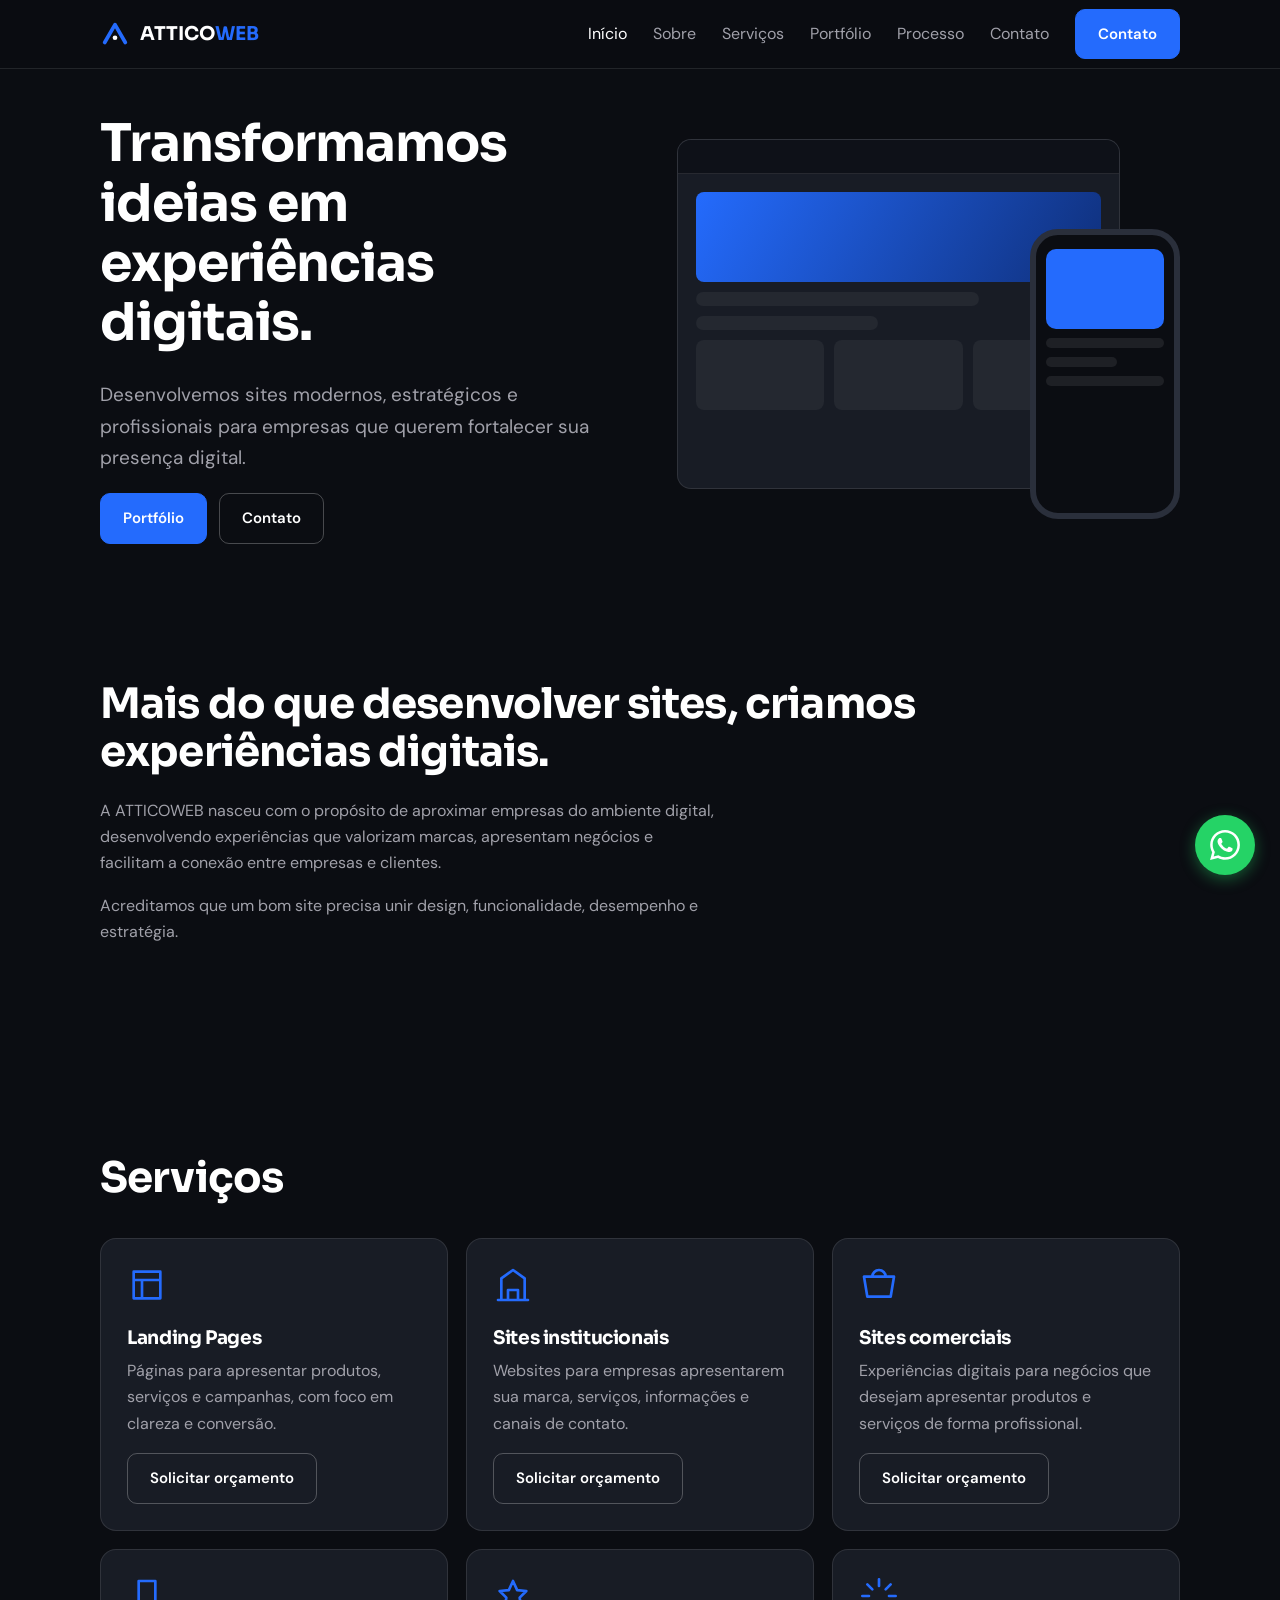
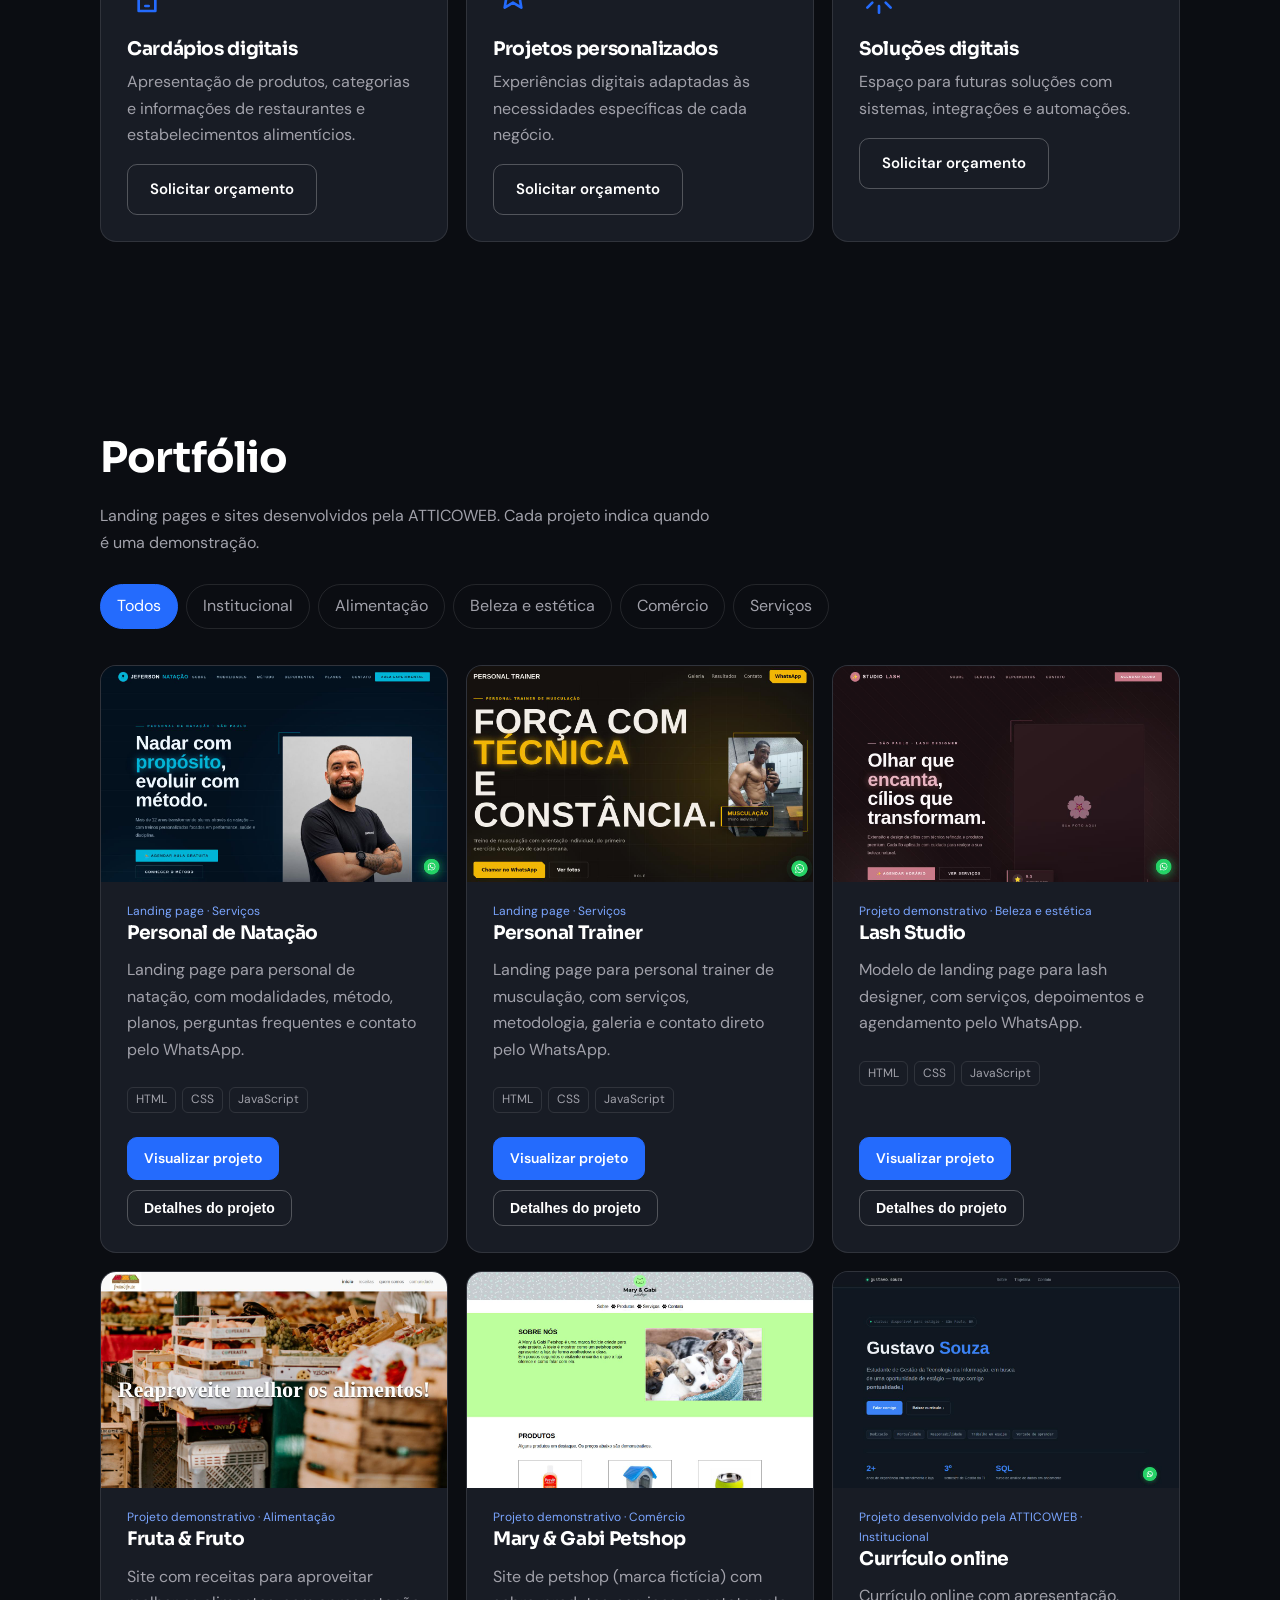
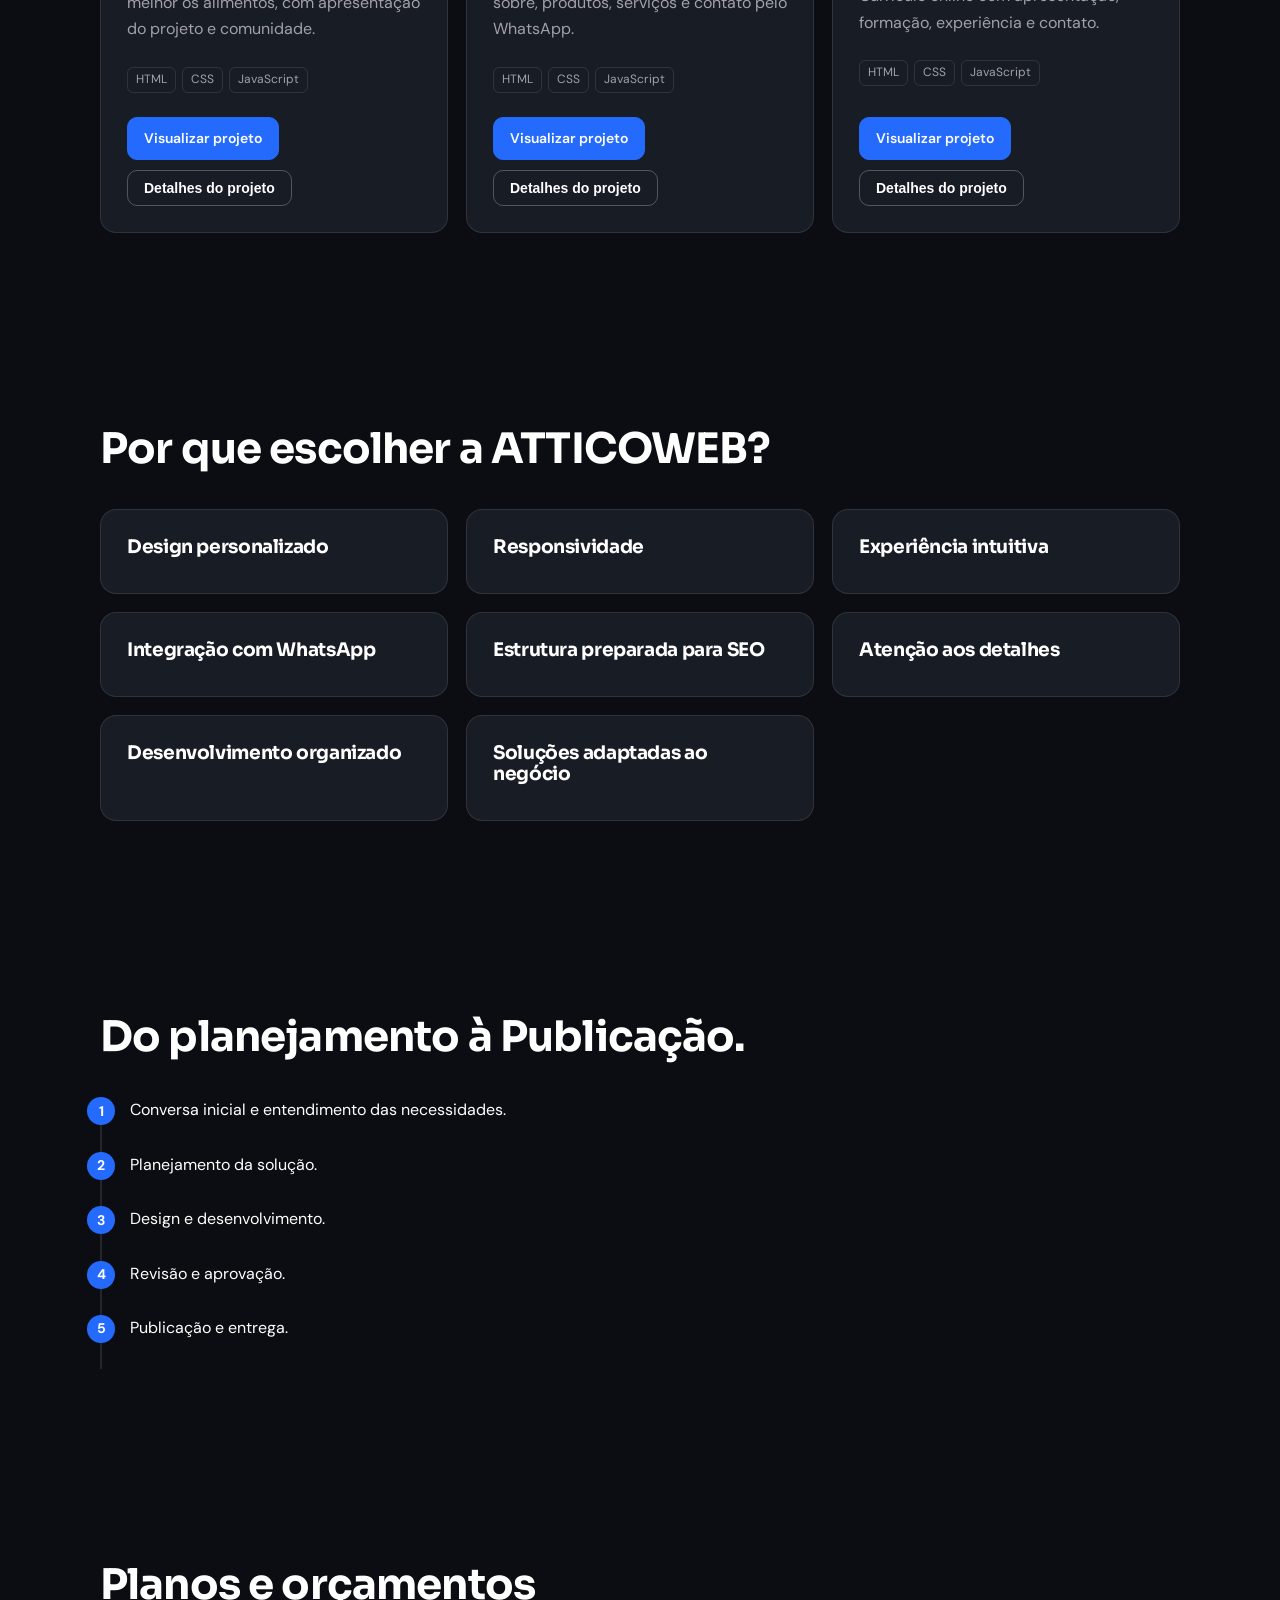
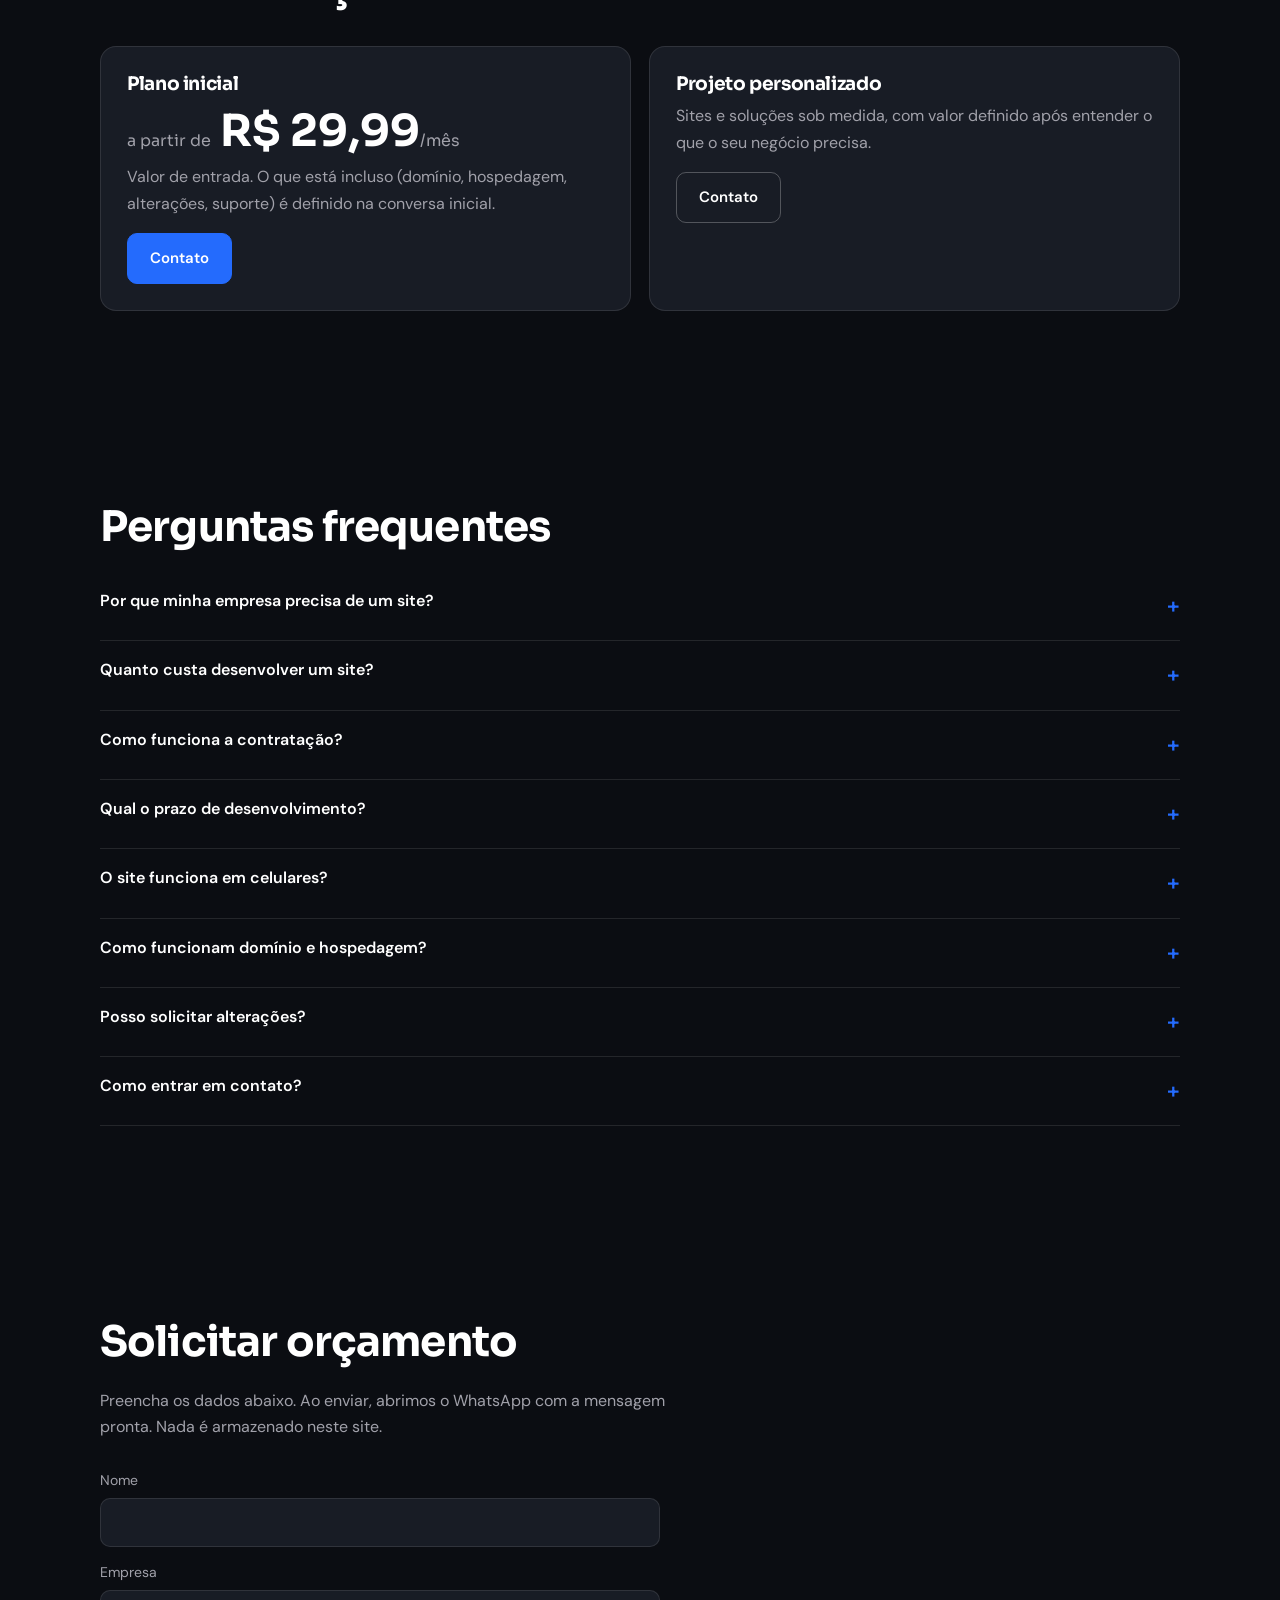
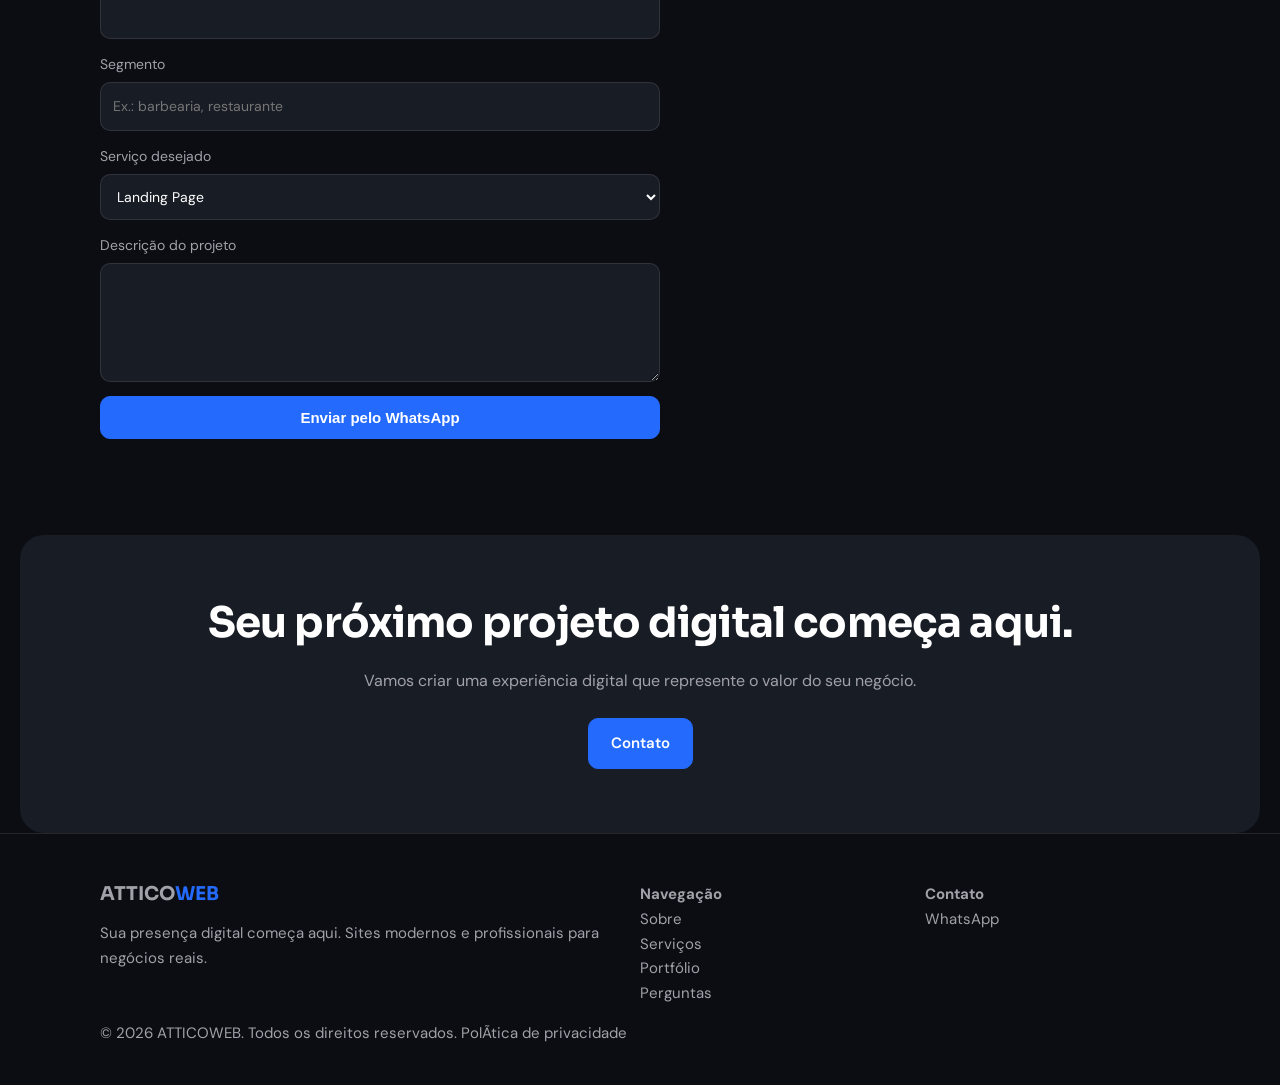
<file: index.html>
<!doctype html><html lang="pt-BR"><head><meta charset="utf-8"><meta name="viewport" content="width=device-width,initial-scale=1">
<title>ATTICOWEB | Sites modernos e profissionais para empresas</title>
<meta name="description" content="A ATTICOWEB desenvolve landing pages, sites institucionais, comerciais e cardÃ¡pios digitais. Sua presença digital começa aqui.">
<meta property="og:title" content="ATTICOWEB | Sua presença digital começa aqui"><meta property="og:description" content="Sites modernos, estratégicos e profissionais para empresas."><meta property="og:type" content="website">
<link rel="icon" href="assets/favicon.svg" type="image/svg+xml"><meta name="theme-color" content="#0B0D12">
<link rel="preconnect" href="https://fonts.googleapis.com"><link rel="preconnect" href="https://fonts.gstatic.com" crossorigin>
<link rel="stylesheet" href="https://fonts.googleapis.com/css2?family=DM+Sans:wght@400;600&family=Sora:wght@600;700&display=swap">
<link rel="stylesheet" href="assets/style.css">    <!-- Open Graph / Redes Sociais -->
    <meta property="og:title" content="ATTICOWEB | Criação de Sites e Landing Pages">
    <meta property="og:description" content="Transformamos ideias em experiências digitais para pequenos negócios, empreendedores e autônomos.">
    <meta property="og:image" content="https://kayque2203.github.io/atticoweb/assets/covers/capa-compartilhamento.jpg">
    <meta property="og:url" content="https://kayque2203.github.io/atticoweb/">
    <meta property="og:type" content="website">
    <style>
    .whatsapp-float {
        position: fixed;
        bottom: 25px;
        right: 25px;
        background-color: #25d366;
        color: #fff;
        width: 60px;
        height: 60px;
        border-radius: 50%;
        display: flex;
        align-items: center;
        justify-content: center;
        box-shadow: 0 4px 15px rgba(37, 211, 102, 0.4);
        z-index: 1000;
        transition: transform 0.3s ease, background-color 0.3s ease;
    }
    .whatsapp-float:hover {
        transform: scale(1.1);
        background-color: #22bf5b;
    }
    </style>
    <style>
        /* Estilos para os Badges de Tecnologias */
        .tech-badges {
            display: flex;
            flex-wrap: wrap;
            gap: 6px;
            margin-top: 12px;
            margin-bottom: 16px;
        }
        .tech-badge {
            background-color: rgba(37, 211, 102, 0.1);
            color: #25d366;
            font-size: 0.75rem;
            font-weight: 600;
            padding: 4px 10px;
            border-radius: 20px;
            border: 1px solid rgba(37, 211, 102, 0.2);
        }
        /* Transições Suaves (Fade-in ao fazer scroll) */
        .reveal {
            opacity: 0;
            transform: translateY(30px);
            transition: opacity 0.8s ease-out, transform 0.8s ease-out;
        }
        .reveal.active {
            opacity: 1;
            transform: translateY(0);
        }
    </style>
</head><body>
<a class="skip" href="#main">Ir para o conteÃºdo</a>
<header><div class="wrap bar"><a class="logo" href="#inicio" aria-label="ATTICOWEB, inÃ­cio"><svg width="30" height="30" viewBox="0 0 64 64" aria-hidden="true"><path d="M10 50 32 12l22 38" fill="none" stroke="#246BFD" stroke-width="8" stroke-linecap="round" stroke-linejoin="round"/><circle cx="32" cy="40" r="5" fill="#fff"/></svg><span>ATTICO<b>WEB</b></span></a>
<button id="menu" aria-expanded="false" aria-controls="nav">Menu</button>
<nav id="nav" aria-label="Principal"><ul><li><a href="#inicio">Início</a></li><li><a href="#sobre">Sobre</a></li><li><a href="#servicos">Serviços</a></li><li><a href="#portfolio">Portfólio</a></li><li><a href="#processo">Processo</a></li><li><a href="#contato">Contato</a></li><li><a class="btn" href="#contato">Contato</a></li></ul></nav></div></header>
<main id="main">
<section class="hero" id="inicio"><div class="wrap hgrid"><div><h1>Transformamos ideias em experiências digitais.</h1><p>Desenvolvemos sites modernos, estratégicos e profissionais para empresas que querem fortalecer sua presença digital.</p><div class="acts"><a class="btn" href="#portfolio">Portfólio</a><a class="btn ghost" href="#contato">Contato</a></div></div>
<div class="mock" aria-hidden="true"><div class="win"><i></i><div class="g"><span class="h"></span><span style="width:70%"></span><span style="width:45%"></span><div class="r"><span></span><span></span><span></span></div></div></div><div class="ph"><span class="h"></span><span></span><span style="width:60%"></span><span></span></div></div></div></section>
<section id="sobre"><div class="wrap"><h2>Mais do que desenvolver sites, criamos experiências digitais.</h2><p class="lead">A ATTICOWEB nasceu com o propósito de aproximar empresas do ambiente digital, desenvolvendo experiências que valorizam marcas, apresentam negócios e facilitam a conexão entre empresas e clientes.</p><p class="lead">Acreditamos que um bom site precisa unir design, funcionalidade, desempenho e estratégia.</p></div></section>
<section id="servicos"><div class="wrap"><h2>Serviços</h2><div class="grid" id="services"></div></div></section>
<section id="portfolio"><div class="wrap"><h2>Portfólio</h2><p class="lead">Landing pages e sites desenvolvidos pela ATTICOWEB. Cada projeto indica quando é uma demonstração.</p><div class="filters" id="filters" role="group" aria-label="Filtrar projetos"></div><div class="grid" id="projects" aria-live="polite"></div></div></section>
<section id="diferenciais"><div class="wrap"><h2>Por que escolher a ATTICOWEB?</h2><div class="grid" id="diffs"></div></div></section>
<section id="processo"><div class="wrap"><h2>Do planejamento à Publicação.</h2><ol class="steps"><li>Conversa inicial e entendimento das necessidades.</li><li>Planejamento da solução.</li><li>Design e desenvolvimento.</li><li>Revisão e aprovação.</li><li>Publicação e entrega.</li></ol></div></section>
<section id="planos"><div class="wrap"><h2>Planos e orçamentos</h2><div class="grid"><div class="card"><h3>Plano inicial</h3><div class="price"><small id="pl"></small> R$ <span id="pp"></span><small>/<span id="pe"></span></small></div><p id="pn"></p><a class="btn" href="#contato" data-plan>Contato</a></div><div class="card"><h3>Projeto personalizado</h3><p>Sites e soluções sob medida, com valor definido após entender o que o seu negócio precisa.</p><a class="btn ghost" href="#contato">Contato</a></div></div></div></section>
<section id="faq"><div class="wrap"><h2>Perguntas frequentes</h2><div id="faqs"></div></div></section>
<section id="contato"><div class="wrap"><h2>Solicitar orçamento</h2><p class="lead">Preencha os dados abaixo. Ao enviar, abrimos o WhatsApp com a mensagem pronta. Nada é armazenado neste site.</p>
<form id="quote"><label>Nome<input name="n" required autocomplete="name"></label><label>Empresa<input name="e" autocomplete="organization"></label><label>Segmento<input name="s" placeholder="Ex.: barbearia, restaurante"></label><label>Serviço desejado<select name="v"><option>Landing Page</option><option>Site institucional</option><option>Site comercial</option><option>CardÃ¡pio digital</option><option>Projeto personalizado</option></select></label><label>Descrição do projeto<textarea name="d" rows="4" required></textarea></label><button class="btn" type="submit">Enviar pelo WhatsApp</button></form></div></section>
<div class="cta"><h2>Seu próximo projeto digital começa aqui.</h2><p class="lead">Vamos criar uma experiência digital que represente o valor do seu negócio.</p><a class="btn" data-wa href="#contato">Contato</a></div>
</main>
<footer><div class="wrap"><div class="fg"><div><a class="logo" href="#inicio"><span>ATTICO<b>WEB</b></span></a><p>Sua presença digital começa aqui. Sites modernos e profissionais para negócios reais.</p></div><div><strong>Navegação</strong><ul><li><a href="#sobre">Sobre</a></li><li><a href="#servicos">Serviços</a></li><li><a href="#portfolio">Portfólio</a></li><li><a href="#faq">Perguntas</a></li></ul></div><div><strong>Contato</strong><ul><li><a data-ig>Instagram</a></li><li><a data-wa rel="noopener" target="_blank">WhatsApp</a></li><li><a data-mail>E-mail</a></li></ul></div></div><p>© <span id="yr"></span> ATTICOWEB. Todos os direitos reservados. <a href="#privacidade" id="priv">PolÃ­tica de privacidade</a></p></div></footer>
<dialog id="dlg" aria-labelledby="dt"></dialog>
<dialog id="pv" aria-labelledby="pt"><h2 id="pt">PolÃ­tica de privacidade</h2><p>Este site nÃ£o coleta nem armazena dados. As informaÃ§Ãµes do formulÃ¡rio sÃ³ sÃ£o usadas para montar a mensagem aberta no seu WhatsApp, que vocÃª decide enviar.</p><form method="dialog"><button class="btn">Fechar</button></form></dialog>
<script src="config.js"></script><script src="assets/app.js"></script>    <!-- Botão Flutuante do WhatsApp -->
    <a href="https://wa.me/5511969466069?text=Olá!%20Vi%20o%20seu%20portfólio%20(ATTICOWEB)%20e%20gostaria%20de%20pedir%20um%20orçamento." 
       class="whatsapp-float" 
       target="_blank" 
       rel="noopener noreferrer"
       title="Fale comigo no WhatsApp">
        <svg xmlns="http://www.w3.org/2000/svg" width="30" height="30" viewBox="0 0 24 24" fill="white" style="display: block; margin: auto;"><path d="M.057 24l1.687-6.163c-1.041-1.804-1.588-3.849-1.587-5.946.003-6.556 5.338-11.891 11.893-11.891 3.181.001 6.167 1.24 8.413 3.488 2.245 2.248 3.481 5.236 3.48 8.414-.003 6.557-5.338 11.892-11.893 11.892-1.99-.001-3.951-.5-5.688-1.448l-6.305 1.654zm6.597-3.807c1.676.995 3.276 1.591 5.392 1.592 5.448 0 9.886-4.434 9.889-9.885.002-5.462-4.415-9.89-9.881-9.892-5.452 0-9.887 4.434-9.889 9.884-.001 2.225.651 3.891 1.746 5.634l-.999 3.648 3.742-.981zm11.387-5.464c-.074-.124-.272-.198-.57-.347-.297-.149-1.758-.868-2.031-.967-.272-.099-.47-.149-.669.149-.198.297-.768.967-.941 1.165-.173.198-.347.223-.644.074-.297-.149-1.255-.462-2.39-1.475-.883-.788-1.48-1.761-1.653-2.059-.173-.297-.018-.458.13-.606.134-.133.297-.347.446-.521.151-.172.2-.296.3-.495.099-.198.05-.372-.025-.521-.075-.124-.669-1.624-.916-2.228-.242-.579-.487-.501-.669-.51l-.57-.01c-.198 0-.52.074-.792.372s-1.04 1.016-1.04 2.479 1.065 2.876 1.213 3.074c.149.198 2.096 3.2 5.076 4.487.709.306 1.263.489 1.694.626.712.226 1.36.194 1.872.118.571-.085 1.758-.719 2.006-1.413.248-.695.248-1.29.173-1.414z"/></svg>
    </a>
    <script>
        window.addEventListener('scroll', revealElements);
        function revealElements() {
            var reveals = document.querySelectorAll('.reveal');
            for (var i = 0; i < reveals.length; i++) {
                var windowHeight = window.innerHeight;
                var elementTop = reveals[i].getBoundingClientRect().top;
                var elementVisible = 150;
                if (elementTop < windowHeight - elementVisible) {
                    reveals[i].classList.add('active');
                }
            }
        }
        revealElements();
    </script>
</body></html>
</file>
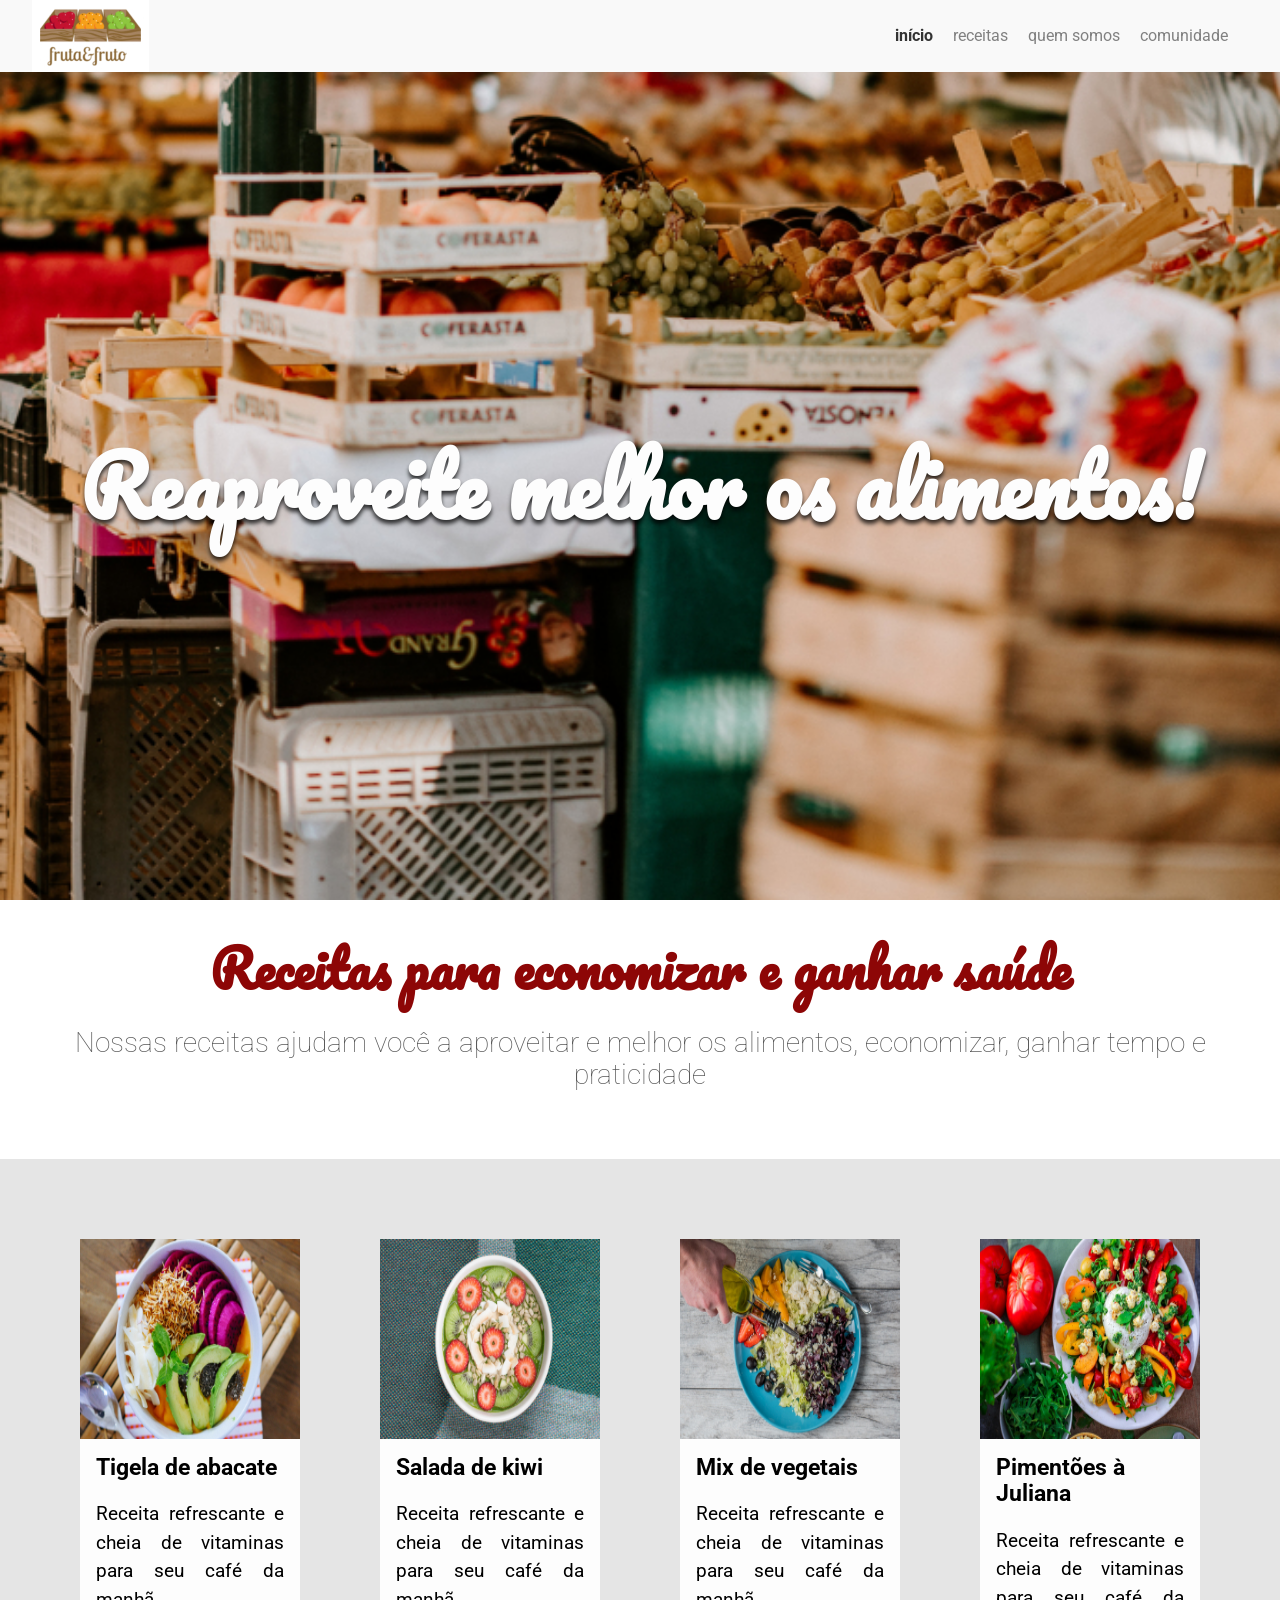
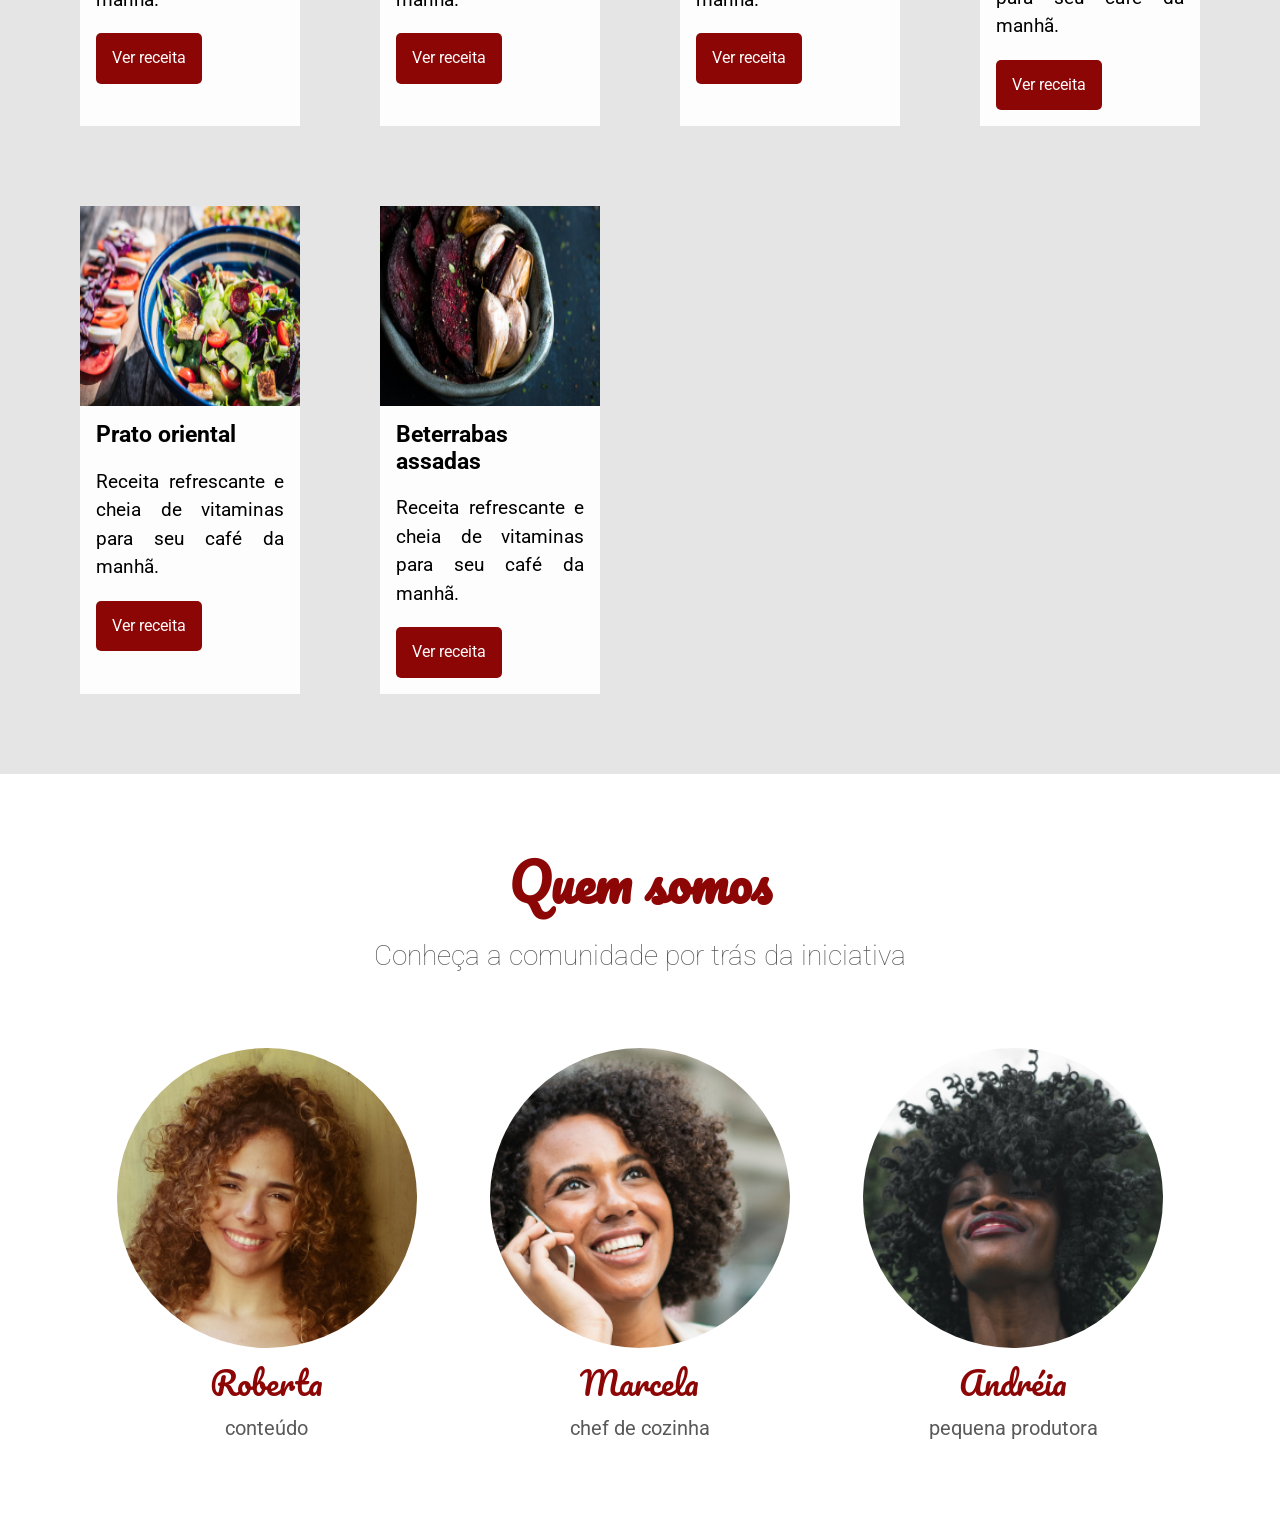
<file: projects/fruta-fruto/index.html>
<!DOCTYPE html>
<html lang="pt-BR">
    <head>
        <link href="https://fonts.googleapis.com/css?family=Pacifico|Roboto:100,300,400,500,700,900" rel="stylesheet" />
        <meta charset="UTF-8" />
        <meta name="viewport" content="width=device-width, initial-scale=1.0" />
        <meta http-equiv="X-UA-Compatible" content="ie=edge" />
        <title>Fruta & Fruto</title>
        <link href="./assets/css/normalize.css" rel="stylesheet" />
        <link href="./assets/css/reset.css" rel="stylesheet" />
        <link rel="stylesheet" href="./assets/css/cabecalho.css">
        <link rel="stylesheet" href="./assets/css/menu/menu-lista.css">
        <link rel="stylesheet" href="./assets/css/menu/menu-link.css">
        <link rel="stylesheet" href="./assets/css/menu/menu-item.css">
        <link rel="stylesheet" href="./assets/css/banner/banner.css">
        <link rel="stylesheet" href="./assets/css/banner/banner-imagem.css">
        <link rel="stylesheet" href="./assets/css/banner/banner-titulo.css">
        <link rel="stylesheet" href="./assets/css/sobre/sobre.css">
        <link rel="stylesheet" href="./assets/css/sobre/sobre-descricao.css">
        <link rel="stylesheet" href="./assets/css/sobre/sobre-titulo.css">
        <link rel="stylesheet" href="./assets/css/receita/receita.css">
        <link rel="stylesheet" href="./assets/css/receita/receita-botao.css">
        <link rel="stylesheet" href="./assets/css/receita/receita-conteudo.css">
        <link rel="stylesheet" href="./assets/css/receita/receita-descricao.css">
        <link rel="stylesheet" href="./assets/css/receita/receita-imagem.css">
        <link rel="stylesheet" href="./assets/css/receita/receita-titulo.css">
        <link rel="stylesheet" href="./assets/css/receitas.css">
        <link rel="stylesheet" href="./assets/css/quemSomos/quemSomos.css">
        <link rel="stylesheet" href="./assets/css/quemSomos/quemSomos-titulo.css">
        <link rel="stylesheet" href="./assets/css/quemSomos/quemSomos-descricao.css">
        <link rel="stylesheet" href="./assets/css/pessoas.css">
        <link rel="stylesheet" href="./assets/css/pessoa/pessoa.css">
        <link rel="stylesheet" href="./assets/css/pessoa/pessoa-nome.css">
        <link rel="stylesheet" href="./assets/css/pessoa/pessoa-imagem.css">
        <link rel="stylesheet" href="./assets/css/pessoa/pessoa-funcao.css">
    </head>
    <body>
        <header class="cabecalho">
            <img class="logo" alt="Fruta e Fruto" src="./assets/img/logo.jpg"/>
            <nav class="menu">
                <ul class="menu__lista">
                    <li class="menu__lista"><a class="menu__link ativo"  href="#">Início</a></li>
                    <li class="menu__lista"><a class="menu__link" href="#">Receitas</a></li>
                    <li class="menu__lista"><a class="menu__link" href="#">Quem somos</a></li>
                    <li class="menu__lista"><a class="menu__link" href="#">Comunidade</a></li>
                </ul>
            </nav>
        </header>
        <section class="banner">
            <div class="banner__imagem" src="./assets/img/banner.jpg"></div>
            <h2 class="banner__titulo">Reaproveite melhor os alimentos!</h2>
        </section>
        <section class="sobre">
            <h2 class="sobre__titulo">Receitas para economizar e ganhar saúde</h2>
            <p class="sobre__descricao">Nossas receitas ajudam você a aproveitar e melhor os alimentos,
                economizar, ganhar tempo e praticidade</p>
        </section>





        <section class="receitas">
            <div class="receita">
                <img alt="Tigela de abacate" class="receita__imagem" src="./assets/img/receitas/tigela-de-abacate.jpg" />
                <div class="receita__conteudo">
                    <h4 class="receita__titulo">Tigela de abacate</h4>
                    <p class="receita__descricao">Receita refrescante e cheia de vitaminas para seu café da manhã.</p>
                    <button class="receita__botao">Ver receita</button>
                </div>
            </div>
            <div class="receita">
                <img alt="Salada de kiwi" class="receita__imagem" src="./assets/img/receitas/salada-de-kiwi.jpg" />
                <div class="receita__conteudo">
                    <h4 class="receita__titulo">Salada de kiwi</h4>
                    <p class="receita__descricao">Receita refrescante e cheia de vitaminas para seu café da manhã.</p>
                    <button class="receita__botao">Ver receita</button>
                </div>
            </div>
            <div class="receita">
                <img alt="Mix de vegetais" class="receita__imagem" src="./assets/img/receitas/mix-de-vegetais.jpg" />
                <div class="receita__conteudo">
                    <h4 class="receita__titulo">Mix de vegetais</h4>
                    <p class="receita__descricao">Receita refrescante e cheia de vitaminas para seu café da manhã.</p>
                    <button class="receita__botao">Ver receita</button>
                </div>
            </div>
            <div class="receita">
                <img alt="Pimentões à Juliana" class="receita__imagem" src="./assets/img/receitas/pimentoes-a-juliana.jpg" />
                <div class="receita__conteudo">
                    <h4 class="receita__titulo">Pimentões à Juliana</h4>
                    <p class="receita__descricao">Receita refrescante e cheia de vitaminas para seu café da manhã.</p>
                    <button class="receita__botao">Ver receita</button>
                </div>
            </div>
            <div class="receita">
                <img alt="Prato oriental" class="receita__imagem" src="./assets/img/receitas/prato-oriental.jpg" />
                <div class="receita__conteudo">
                    <h4 class="receita__titulo">Prato oriental</h4>
                    <p class="receita__descricao">Receita refrescante e cheia de vitaminas para seu café da manhã.</p>
                    <button class="receita__botao">Ver receita</button>
                </div>
            </div>
            <div class="receita">
                <img alt="Beterrabas assadas" class="receita__imagem" src="./assets/img/receitas/beterrabas-assadas.jpg" />
                <div class="receita__conteudo">
                    <h4 class="receita__titulo">Beterrabas assadas</h4>
                    <p class="receita__descricao">Receita refrescante e cheia de vitaminas para seu café da manhã.</p>
                    <button class="receita__botao">Ver receita</button>
                </div>
            </div>
        </section>
        <section class="quem-somos">
            <h3 class="quem-somos__titulo">Quem somos</h3>
            <p class="quem-somos__descricao">Conheça a comunidade por trás da iniciativa</p>
            <div class="pessoas">
                <div class="pessoa">
                    <div class="pessoa__imagem pessoa__imagem--roberta"></div>
                    <span class="pessoa__nome">Roberta</span>
                    <span class="pessoa__funcao">Conteúdo</span>
                </div>
                <div class="pessoa">
                    <div class="pessoa__imagem pessoa__imagem--marcela"></div>
                    <span class="pessoa__nome">Marcela</span>
                    <span class="pessoa__funcao">Chef de cozinha</span>
                </div>
                <div class="pessoa">
                    <div class="pessoa__imagem pessoa__imagem--andreia"></div>
                    <span class="pessoa__nome">Andréia</span>
                    <span class="pessoa__funcao">Pequena Produtora</span>
                </div>
            </div>
        </section>

    </body>
</html>
</file>
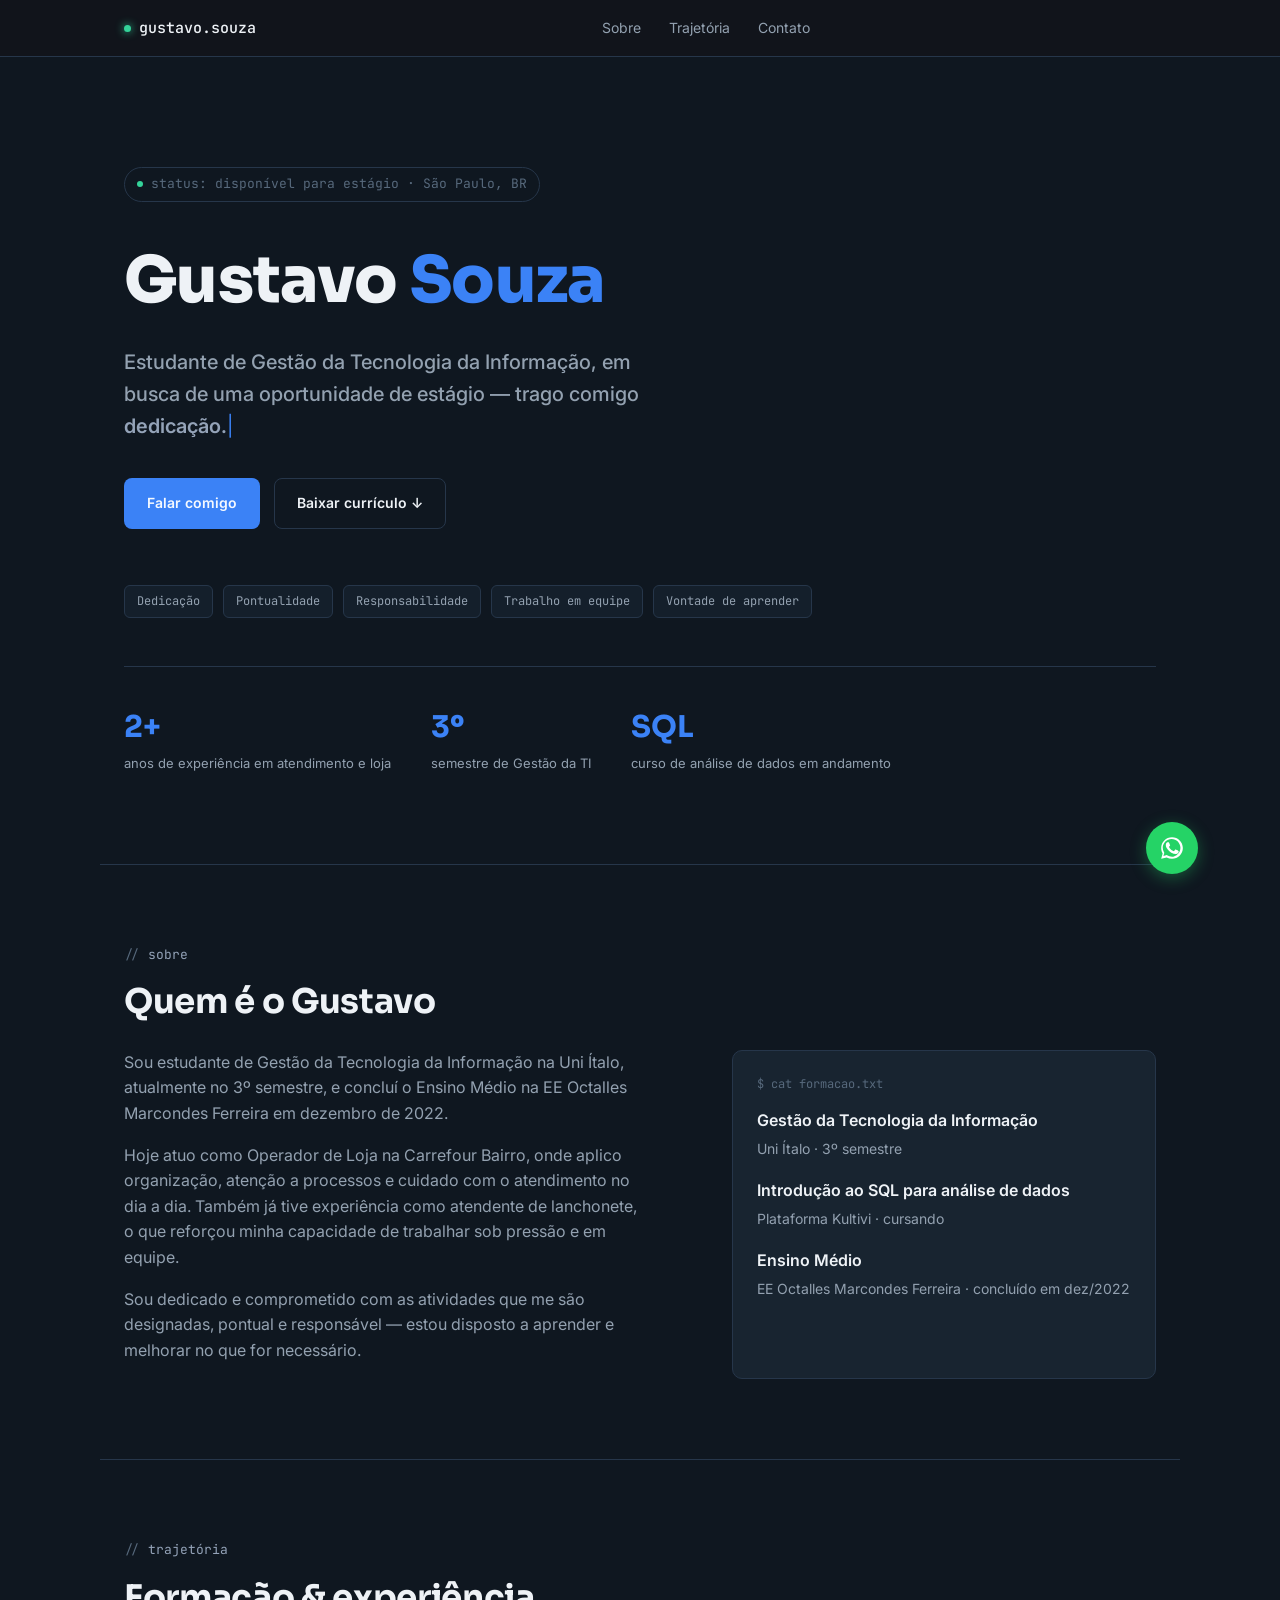
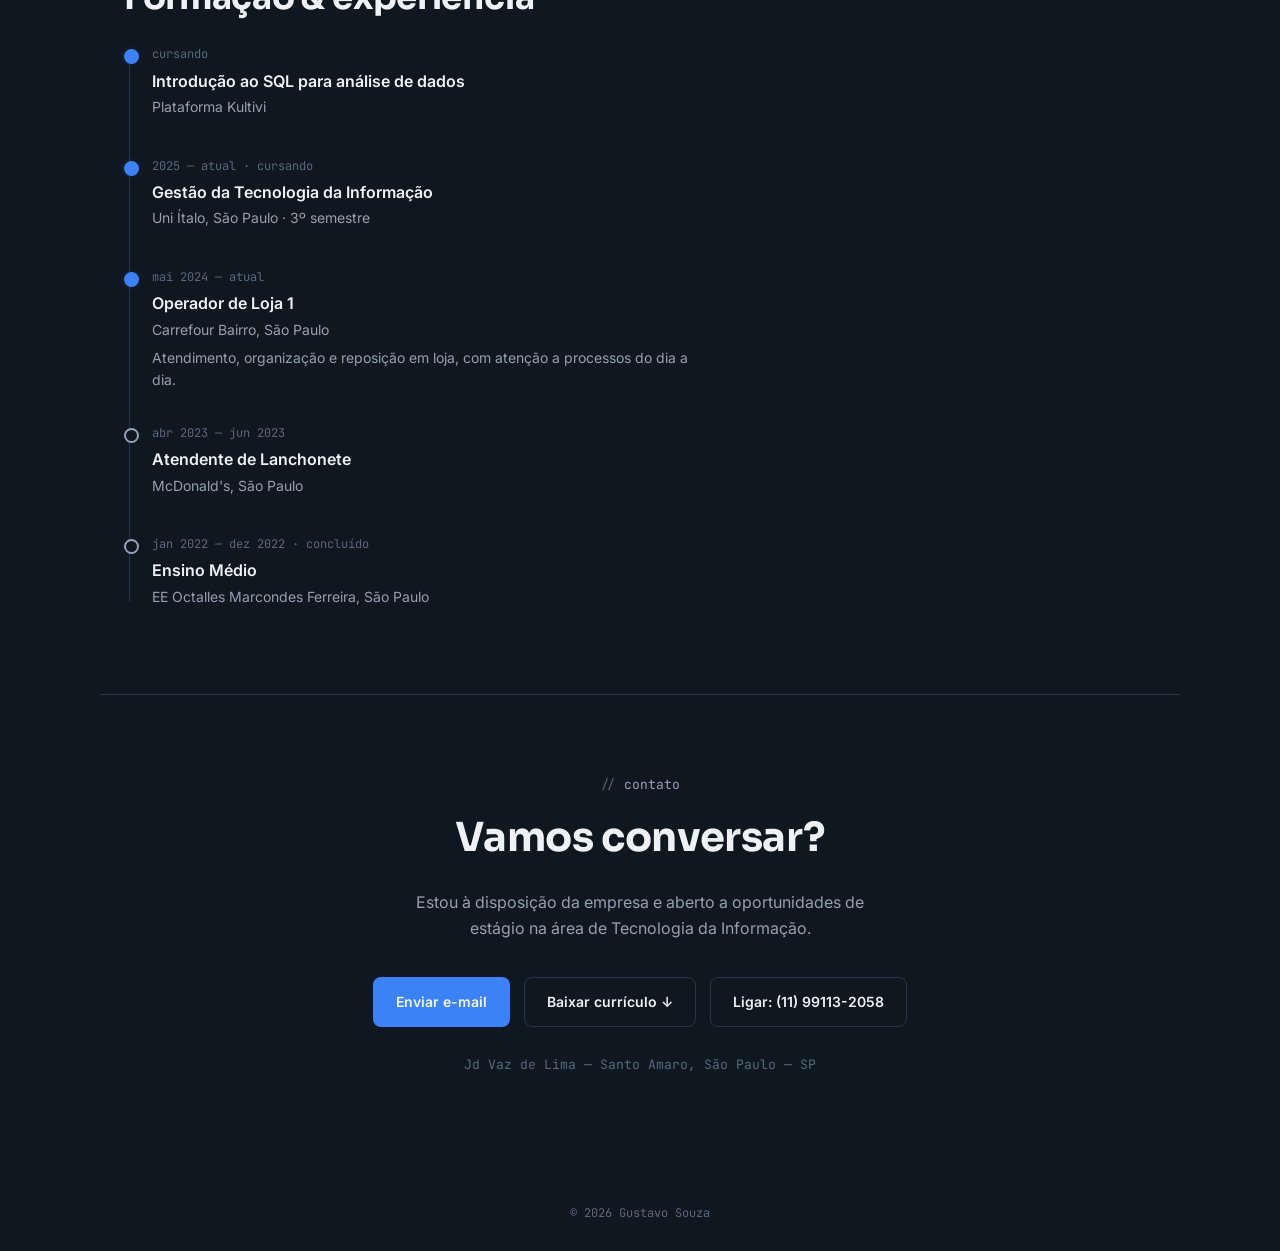
<file: projects/gustavo-curriculo/index.html>
<!DOCTYPE html>
<html lang="pt-BR">
<head>
<meta charset="UTF-8">
<meta name="viewport" content="width=device-width, initial-scale=1.0">
<title>Gustavo Souza — Estágio em Tecnologia da Informação</title>
<meta name="description" content="Currículo online de Gustavo Souza, estudante de Gestão da Tecnologia da Informação em busca de oportunidade de estágio.">

<meta property="og:type" content="website">
<meta property="og:title" content="Gustavo Souza — Estágio em Tecnologia da Informação">
<meta property="og:description" content="Estudante de Gestão da TI, dedicado e responsável, em busca de uma oportunidade de estágio.">

<link rel="icon" href="data:image/svg+xml,%3Csvg xmlns='http://www.w3.org/2000/svg' viewBox='0 0 100 100'%3E%3Crect width='100' height='100' rx='22' fill='%230f1720'/%3E%3Crect x='4' y='4' width='92' height='92' rx='18' fill='none' stroke='%233b82f6' stroke-opacity='.4' stroke-width='2'/%3E%3Ctext x='50' y='66' font-family='monospace' font-weight='bold' font-size='42' fill='%233b82f6' text-anchor='middle'%3EGS%3C/text%3E%3C/svg%3E">

<link rel="preconnect" href="https://fonts.googleapis.com">
<link href="https://fonts.googleapis.com/css2?family=Sora:wght@400;600;700;800&family=Inter:wght@400;500;600&family=JetBrains+Mono:wght@400;500&display=swap" rel="stylesheet">
<style>
  :root{
    --bg:#0f1720;
    --bg-elevated:#141f2b;
    --card:#182430;
    --card-hover:#1e2c3a;
    --border:#26364a;
    --text:#eef2f6;
    --text-muted:#93a1b0;
    --text-faint:#57697c;
    --accent:#3b82f6;
    --accent-soft:rgba(59,130,246,.16);
    --accent-2:#94a3b8;
    --live-dot:#34d399;
    --radius:10px;
    --maxw:1080px;
  }

  *{margin:0;padding:0;box-sizing:border-box;}
  html{scroll-behavior:smooth;}

  body{
    background:var(--bg);
    color:var(--text);
    font-family:'Inter',sans-serif;
    line-height:1.6;
    -webkit-font-smoothing:antialiased;
  }

  h1,h2,h3{font-family:'Sora',sans-serif;letter-spacing:-0.01em;}
  .mono{font-family:'JetBrains Mono',monospace;}
  a{color:inherit;text-decoration:none;}
  :focus-visible{outline:2px solid var(--accent);outline-offset:3px;border-radius:4px;}
  .wrap{max-width:var(--maxw);margin:0 auto;padding:0 24px;}

  /* ---------- HEADER ---------- */
  header{
    position:sticky;top:0;z-index:50;
    background:rgba(18,21,28,.85);
    backdrop-filter:blur(10px);
    border-bottom:1px solid var(--border);
  }
  .nav{
    display:flex;align-items:center;justify-content:space-between;
    padding:16px 24px;max-width:var(--maxw);margin:0 auto;
  }
  .logo{
    font-family:'JetBrains Mono',monospace;
    font-weight:500;font-size:15px;color:var(--text);
    display:flex;align-items:center;gap:8px;
  }
  .logo .dot{width:7px;height:7px;border-radius:50%;background:var(--live-dot);box-shadow:0 0 8px var(--live-dot);}
  .nav-links{display:flex;gap:28px;font-size:14px;color:var(--text-muted);}
  .nav-links a:hover{color:var(--accent);}
  .nav-icons{display:flex;gap:16px;align-items:center;}
  .nav-icons a{color:var(--text-muted);transition:color .2s;}
  .nav-icons a:hover{color:var(--accent-2);}
  .nav-toggle{display:none;background:none;border:none;color:var(--text);font-size:22px;cursor:pointer;}

  @media (max-width:720px){
    .nav-links{display:none;}
    .nav-toggle{display:block;}
    .nav-links.open{
      display:flex;flex-direction:column;
      position:absolute;top:60px;right:20px;left:20px;
      background:var(--bg-elevated);border:1px solid var(--border);
      border-radius:10px;padding:18px 20px;gap:16px;
      box-shadow:0 12px 30px rgba(0,0,0,.4);
    }
  }

  /* ---------- HERO ---------- */
  .hero{
    padding:110px 24px 90px;
    max-width:var(--maxw);margin:0 auto;
    border-bottom:1px solid var(--border);
  }
  .hero-top{display:flex;align-items:center;gap:16px;margin-bottom:28px;flex-wrap:wrap;}
  .terminal-tag{
    display:inline-flex;align-items:center;gap:8px;
    font-family:'JetBrains Mono',monospace;font-size:13px;
    color:var(--text-faint);
    border:1px solid var(--border);
    padding:6px 12px;border-radius:20px;
  }
  .terminal-tag .dot{width:6px;height:6px;border-radius:50%;background:var(--live-dot);}
  .typed{color:var(--accent-2);font-weight:600;}
  .cursor{color:var(--accent);animation:blink 1s step-end infinite;font-weight:400;}
  @keyframes blink{50%{opacity:0;}}
  .stats-row{
    display:flex;gap:40px;margin-top:48px;padding-top:36px;
    border-top:1px solid var(--border);flex-wrap:wrap;
  }
  .stat{display:flex;flex-direction:column;gap:2px;}
  .stat-num{font-family:'Sora',sans-serif;font-size:30px;font-weight:700;color:var(--accent);}
  .stat-label{font-size:13px;color:var(--text-muted);}
  .hero h1{
    font-size:clamp(38px,6vw,64px);
    font-weight:800;
    color:var(--text);
    margin-bottom:14px;
  }
  .hero h1 span{color:var(--accent);}
  .hero .role{
    font-size:clamp(17px,2.2vw,20px);
    color:var(--text-muted);
    max-width:560px;
    margin-bottom:36px;
    font-weight:500;
  }
  .hero-actions{display:flex;gap:14px;flex-wrap:wrap;margin-bottom:56px;}
  .btn{
    display:inline-flex;align-items:center;gap:8px;
    padding:13px 22px;border-radius:8px;
    font-size:14px;font-weight:600;
    border:1px solid transparent;
    transition:transform .15s, background .2s, border-color .2s;
  }
  .btn:hover{transform:translateY(-2px);}
  .btn-primary{background:var(--accent);color:#f5f9ff;}
  .btn-primary:hover{background:#5a95f7;}
  .btn-ghost{border-color:var(--border);color:var(--text);}
  .btn-ghost:hover{border-color:var(--accent-2);color:var(--accent-2);}

  .stack-row{display:flex;gap:10px;flex-wrap:wrap;}
  .chip{
    font-family:'JetBrains Mono',monospace;
    font-size:12px;color:var(--text-muted);
    background:var(--bg-elevated);
    border:1px solid var(--border);
    padding:6px 12px;border-radius:6px;
  }

  /* ---------- SECTION BASE ---------- */
  section{padding:80px 24px;max-width:var(--maxw);margin:0 auto;border-bottom:1px solid var(--border);}
  .eyebrow{
    font-family:'JetBrains Mono',monospace;font-size:13px;color:var(--accent-2);
    margin-bottom:10px;
  }
  .eyebrow::before{content:"// ";color:var(--text-faint);}
  section h2{font-size:clamp(26px,3.5vw,34px);margin-bottom:20px;}

  /* ---------- ABOUT ---------- */
  .about-grid{display:grid;grid-template-columns:1.3fr 1fr;gap:56px;}
  .about-grid p{color:var(--text-muted);margin-bottom:16px;max-width:520px;}
  .skills-box{
    background:var(--card);border:1px solid var(--border);border-radius:var(--radius);
    padding:24px;
  }
  .skills-box .label{font-family:'JetBrains Mono',monospace;font-size:12px;color:var(--text-faint);margin-bottom:14px;}
  @media (max-width:800px){.about-grid{grid-template-columns:1fr;}}

  /* ---------- TIMELINE ---------- */
  .timeline{position:relative;padding-left:28px;}
  .timeline::before{
    content:"";position:absolute;left:5px;top:6px;bottom:6px;width:1px;background:var(--border);
  }
  .t-item{position:relative;padding-bottom:32px;}
  .t-item:last-child{padding-bottom:0;}
  .t-item::before{
    content:"";position:absolute;left:-28px;top:4px;width:11px;height:11px;border-radius:50%;
    background:var(--bg);border:2px solid var(--accent-2);
  }
  .t-item.current::before{background:var(--accent);border-color:var(--accent);box-shadow:0 0 10px var(--accent-soft);}
  .t-date{font-family:'JetBrains Mono',monospace;font-size:12px;color:var(--text-faint);margin-bottom:4px;}
  .t-title{font-weight:600;font-size:16px;margin-bottom:2px;}
  .t-org{color:var(--text-muted);font-size:14px;margin-bottom:6px;}
  .t-desc{color:var(--text-muted);font-size:14px;max-width:560px;}

  /* ---------- CONTACT ---------- */
  .contact-section{border-bottom:none;text-align:center;padding-bottom:100px;}
  .contact-section h2{font-size:clamp(28px,4vw,40px);}
  .contact-section p{color:var(--text-muted);max-width:460px;margin:0 auto 36px;}
  .contact-actions{display:flex;gap:14px;justify-content:center;flex-wrap:wrap;}
  .contact-detail{
    font-family:'JetBrains Mono',monospace;font-size:13px;color:var(--text-faint);
    margin-top:28px;
  }

  footer{
    text-align:center;padding:28px 24px;
    font-family:'JetBrains Mono',monospace;font-size:12px;color:var(--text-faint);
  }

  @media (prefers-reduced-motion: reduce){
    html{scroll-behavior:auto;}
    *{transition:none !important;}
  }

  /* ============ RESPONSIVE ============ */
  @media (max-width:800px){
    .about-grid{grid-template-columns:1fr;}
    .hero{padding:90px 20px 64px;}
    section{padding:64px 20px;}
  }

  @media (max-width:600px){
    .nav{padding:14px 20px;}
    .logo{font-size:14px;}
    .nav-icons{gap:12px;}

    .hero{padding:80px 18px 48px;}
    .hero-top{gap:12px;margin-bottom:22px;}
    .terminal-tag{font-size:11.5px;padding:5px 10px;}
    .hero h1{margin-bottom:10px;}
    .hero .role{max-width:100%;margin-bottom:28px;font-size:16px;}
    .hero-actions{margin-bottom:40px;gap:10px;}
    .hero-actions .btn{flex:1 1 auto;justify-content:center;text-align:center;}
    .stack-row{gap:8px;}
    .chip{font-size:11px;padding:5px 10px;}
    .stats-row{gap:24px;margin-top:36px;padding-top:28px;}
    .stat-num{font-size:24px;}
    .stat-label{font-size:12px;}

    section{padding:52px 18px;}
    section h2{margin-bottom:16px;}

    .timeline{padding-left:22px;}
    .t-item::before{left:-22px;}

    .contact-actions{flex-direction:column;width:100%;}
    .contact-actions .btn{width:100%;justify-content:center;}
    .contact-section{padding-bottom:64px;}

    .whatsapp-btn{right:16px;bottom:82px;width:46px;height:46px;}
    .to-top{right:16px;bottom:24px;width:40px;height:40px;}
  }

  @media (max-width:380px){
    .hero h1{font-size:32px;}
    .stats-row{gap:18px;}
  }

  .fade-in{opacity:0;transform:translateY(14px);transition:opacity .6s ease, transform .6s ease;}
  .fade-in.visible{opacity:1;transform:none;}

  .to-top{
    position:fixed;bottom:26px;right:26px;
    width:44px;height:44px;border-radius:50%;
    background:var(--card);border:1px solid var(--border);
    color:var(--accent);font-size:18px;
    display:flex;align-items:center;justify-content:center;
    cursor:pointer;z-index:60;
    opacity:0;pointer-events:none;
    transition:opacity .25s, transform .2s, border-color .2s;
  }
  .to-top.show{opacity:1;pointer-events:auto;}
  .to-top:hover{border-color:var(--accent);transform:translateY(-2px);}

  .whatsapp-btn{
    position:fixed;bottom:26px;right:82px;
    width:52px;height:52px;border-radius:50%;
    background:#25d366;color:#fff;
    display:flex;align-items:center;justify-content:center;
    z-index:60;box-shadow:0 4px 16px rgba(37,211,102,.35);
    transition:transform .2s;
  }
  .whatsapp-btn:hover{transform:translateY(-2px) scale(1.05);}
  @media (max-width:600px){
    .whatsapp-btn{right:20px;bottom:86px;width:48px;height:48px;}
    .to-top{right:20px;bottom:26px;}
  }
</style>
</head>
<body>

<header>
  <nav class="nav">
    <div class="logo"><span class="dot"></span>gustavo.souza</div>
    <div class="nav-links">
      <a href="#sobre">Sobre</a>
      <a href="#trajetoria">Trajetória</a>
      <a href="#contato">Contato</a>
    </div>
    <div class="nav-icons"></div>
    <button class="nav-toggle" aria-label="Menu">☰</button>
  </nav>
</header>

<section class="hero">
  <div class="hero-top">
    <div class="terminal-tag"><span class="dot"></span>status: disponível para estágio · São Paulo, BR</div>
  </div>
  <h1>Gustavo <span>Souza</span></h1>
  <p class="role">Estudante de Gestão da Tecnologia da Informação, em busca de uma oportunidade de estágio — trago comigo <span class="typed" id="typed"></span><span class="cursor">|</span></p>
  <div class="hero-actions">
    <a class="btn btn-primary" href="#contato">Falar comigo</a>
    <a class="btn btn-ghost" href="Curriculo_Gustavo_Souza.pdf" download>Baixar currículo ↓</a>
  </div>
  <div class="stack-row">
    <span class="chip">Dedicação</span>
    <span class="chip">Pontualidade</span>
    <span class="chip">Responsabilidade</span>
    <span class="chip">Trabalho em equipe</span>
    <span class="chip">Vontade de aprender</span>
  </div>
  <div class="stats-row">
    <div class="stat"><span class="stat-num">2+</span><span class="stat-label">anos de experiência em atendimento e loja</span></div>
    <div class="stat"><span class="stat-num">3º</span><span class="stat-label">semestre de Gestão da TI</span></div>
    <div class="stat"><span class="stat-num">SQL</span><span class="stat-label">curso de análise de dados em andamento</span></div>
  </div>
</section>

<section id="sobre">
  <div class="eyebrow">sobre</div>
  <h2>Quem é o Gustavo</h2>
  <div class="about-grid">
    <div>
      <p>Sou estudante de Gestão da Tecnologia da Informação na Uni Ítalo, atualmente no 3º semestre, e concluí o Ensino Médio na EE Octalles Marcondes Ferreira em dezembro de 2022.</p>
      <p>Hoje atuo como Operador de Loja na Carrefour Bairro, onde aplico organização, atenção a processos e cuidado com o atendimento no dia a dia. Também já tive experiência como atendente de lanchonete, o que reforçou minha capacidade de trabalhar sob pressão e em equipe.</p>
      <p>Sou dedicado e comprometido com as atividades que me são designadas, pontual e responsável — estou disposto a aprender e melhorar no que for necessário.</p>
    </div>
    <div class="skills-box fade-in">
      <div class="label">$ cat formacao.txt</div>
      <p style="color:var(--text);font-weight:600;margin-bottom:4px;">Gestão da Tecnologia da Informação</p>
      <p style="color:var(--text-muted);font-size:14px;margin-bottom:18px;">Uni Ítalo · 3º semestre</p>
      <p style="color:var(--text);font-weight:600;margin-bottom:4px;">Introdução ao SQL para análise de dados</p>
      <p style="color:var(--text-muted);font-size:14px;margin-bottom:18px;">Plataforma Kultivi · cursando</p>
      <p style="color:var(--text);font-weight:600;margin-bottom:4px;">Ensino Médio</p>
      <p style="color:var(--text-muted);font-size:14px;">EE Octalles Marcondes Ferreira · concluído em dez/2022</p>
    </div>
  </div>
</section>

<section id="trajetoria">
  <div class="eyebrow">trajetória</div>
  <h2>Formação &amp; experiência</h2>
  <div class="timeline">

    <div class="t-item current">
      <div class="t-date">cursando</div>
      <div class="t-title">Introdução ao SQL para análise de dados</div>
      <div class="t-org">Plataforma Kultivi</div>
    </div>

    <div class="t-item current">
      <div class="t-date">2025 — atual · cursando</div>
      <div class="t-title">Gestão da Tecnologia da Informação</div>
      <div class="t-org">Uni Ítalo, São Paulo · 3º semestre</div>
    </div>

    <div class="t-item current">
      <div class="t-date">mai 2024 — atual</div>
      <div class="t-title">Operador de Loja 1</div>
      <div class="t-org">Carrefour Bairro, São Paulo</div>
      <div class="t-desc">Atendimento, organização e reposição em loja, com atenção a processos do dia a dia.</div>
    </div>

    <div class="t-item">
      <div class="t-date">abr 2023 — jun 2023</div>
      <div class="t-title">Atendente de Lanchonete</div>
      <div class="t-org">McDonald's, São Paulo</div>
    </div>

    <div class="t-item">
      <div class="t-date">jan 2022 — dez 2022 · concluído</div>
      <div class="t-title">Ensino Médio</div>
      <div class="t-org">EE Octalles Marcondes Ferreira, São Paulo</div>
    </div>


  </div>
</section>

<section id="contato" class="contact-section">
  <div class="eyebrow">contato</div>
  <h2>Vamos conversar?</h2>
  <p>Estou à disposição da empresa e aberto a oportunidades de estágio na área de Tecnologia da Informação.</p>
  <div class="contact-actions">
    <a class="btn btn-primary" href="https://mail.google.com/mail/?view=cm&fs=1&to=gustavodasilvasouza911@gmail.com&su=Contato%20pelo%20perfil" target="_blank" rel="noopener">Enviar e-mail</a>
    <a class="btn btn-ghost" href="Curriculo_Gustavo_Souza.pdf" download>Baixar currículo ↓</a>
    <a class="btn btn-ghost" href="tel:+5511991132058">Ligar: (11) 99113-2058</a>
  </div>
  <div class="contact-detail">Jd Vaz de Lima — Santo Amaro, São Paulo — SP</div>
</section>

<footer>© 2026 Gustavo Souza</footer>

<a class="whatsapp-btn" href="https://wa.me/5511991132058" target="_blank" rel="noopener" aria-label="Falar no WhatsApp">
  <svg width="26" height="26" viewBox="0 0 24 24" fill="currentColor"><path d="M17.47 14.38c-.29-.15-1.7-.84-1.96-.93-.26-.1-.46-.15-.65.15-.19.29-.75.93-.92 1.12-.17.19-.34.22-.63.07-.29-.15-1.23-.45-2.34-1.44-.87-.77-1.45-1.73-1.62-2.02-.17-.29-.02-.45.13-.6.13-.13.29-.34.44-.51.15-.17.19-.29.29-.48.1-.19.05-.36-.02-.51-.07-.15-.65-1.56-.89-2.14-.23-.56-.47-.48-.65-.49-.17-.01-.36-.01-.56-.01-.19 0-.51.07-.78.36-.26.29-1.02 1-1.02 2.43 0 1.43 1.05 2.82 1.19 3.01.15.19 2.06 3.15 5 4.42.7.3 1.25.48 1.68.61.7.22 1.34.19 1.85.12.56-.08 1.7-.7 1.94-1.37.24-.68.24-1.26.17-1.38-.07-.12-.26-.19-.55-.34z"/><path d="M12.02 2C6.5 2 2.02 6.48 2.02 12c0 1.85.5 3.58 1.36 5.07L2 22l5.09-1.34A9.94 9.94 0 0 0 12.02 22C17.55 22 22.02 17.52 22.02 12S17.55 2 12.02 2zm0 18.13c-1.68 0-3.24-.5-4.55-1.36l-.33-.2-3.02.8.81-2.95-.21-.34a8.13 8.13 0 0 1-1.25-4.33c0-4.5 3.66-8.16 8.16-8.16 4.5 0 8.15 3.66 8.15 8.16 0 4.5-3.65 8.38-8.16 8.38z"/></svg>
</a>
<button class="to-top" id="toTop" aria-label="Voltar ao topo">↑</button>

<script>
  // typing effect in hero
  const phrases = ["dedicação.", "pontualidade.", "responsabilidade.", "vontade de aprender."];
  const typedEl = document.getElementById('typed');
  const reduceMotion = window.matchMedia('(prefers-reduced-motion: reduce)').matches;
  if (reduceMotion) {
    typedEl.textContent = "dedicação, pontualidade e vontade de aprender.";
  } else {
    let pIndex = 0, cIndex = 0, deleting = false;
    function tick(){
      const phrase = phrases[pIndex];
      if(!deleting){
        cIndex++;
        typedEl.textContent = phrase.slice(0, cIndex);
        if(cIndex === phrase.length){ deleting = true; setTimeout(tick, 1800); return; }
      } else {
        cIndex--;
        typedEl.textContent = phrase.slice(0, cIndex);
        if(cIndex === 0){ deleting = false; pIndex = (pIndex+1) % phrases.length; }
      }
      setTimeout(tick, deleting ? 35 : 55);
    }
    tick();
  }

  // reveal on scroll
  const items = document.querySelectorAll('.fade-in');
  const obs = new IntersectionObserver((entries) => {
    entries.forEach(e => { if(e.isIntersecting) e.target.classList.add('visible'); });
  }, {threshold:0.15});
  items.forEach(i => obs.observe(i));

  // back to top
  const toTop = document.getElementById('toTop');
  window.addEventListener('scroll', () => {
    toTop.classList.toggle('show', window.scrollY > 500);
  });
  toTop.addEventListener('click', () => window.scrollTo({top:0, behavior: reduceMotion ? 'auto' : 'smooth'}));

  // mobile nav toggle
  const navToggle = document.querySelector('.nav-toggle');
  const navLinks = document.querySelector('.nav-links');
  function closeMenu(){
    navLinks.classList.remove('open');
    navToggle.textContent = '☰';
  }
  navToggle.addEventListener('click', () => {
    const isOpen = navLinks.classList.toggle('open');
    navToggle.textContent = isOpen ? '✕' : '☰';
  });
  navLinks.querySelectorAll('a').forEach(a => a.addEventListener('click', closeMenu));
</script>

</body>
</html>
</file>
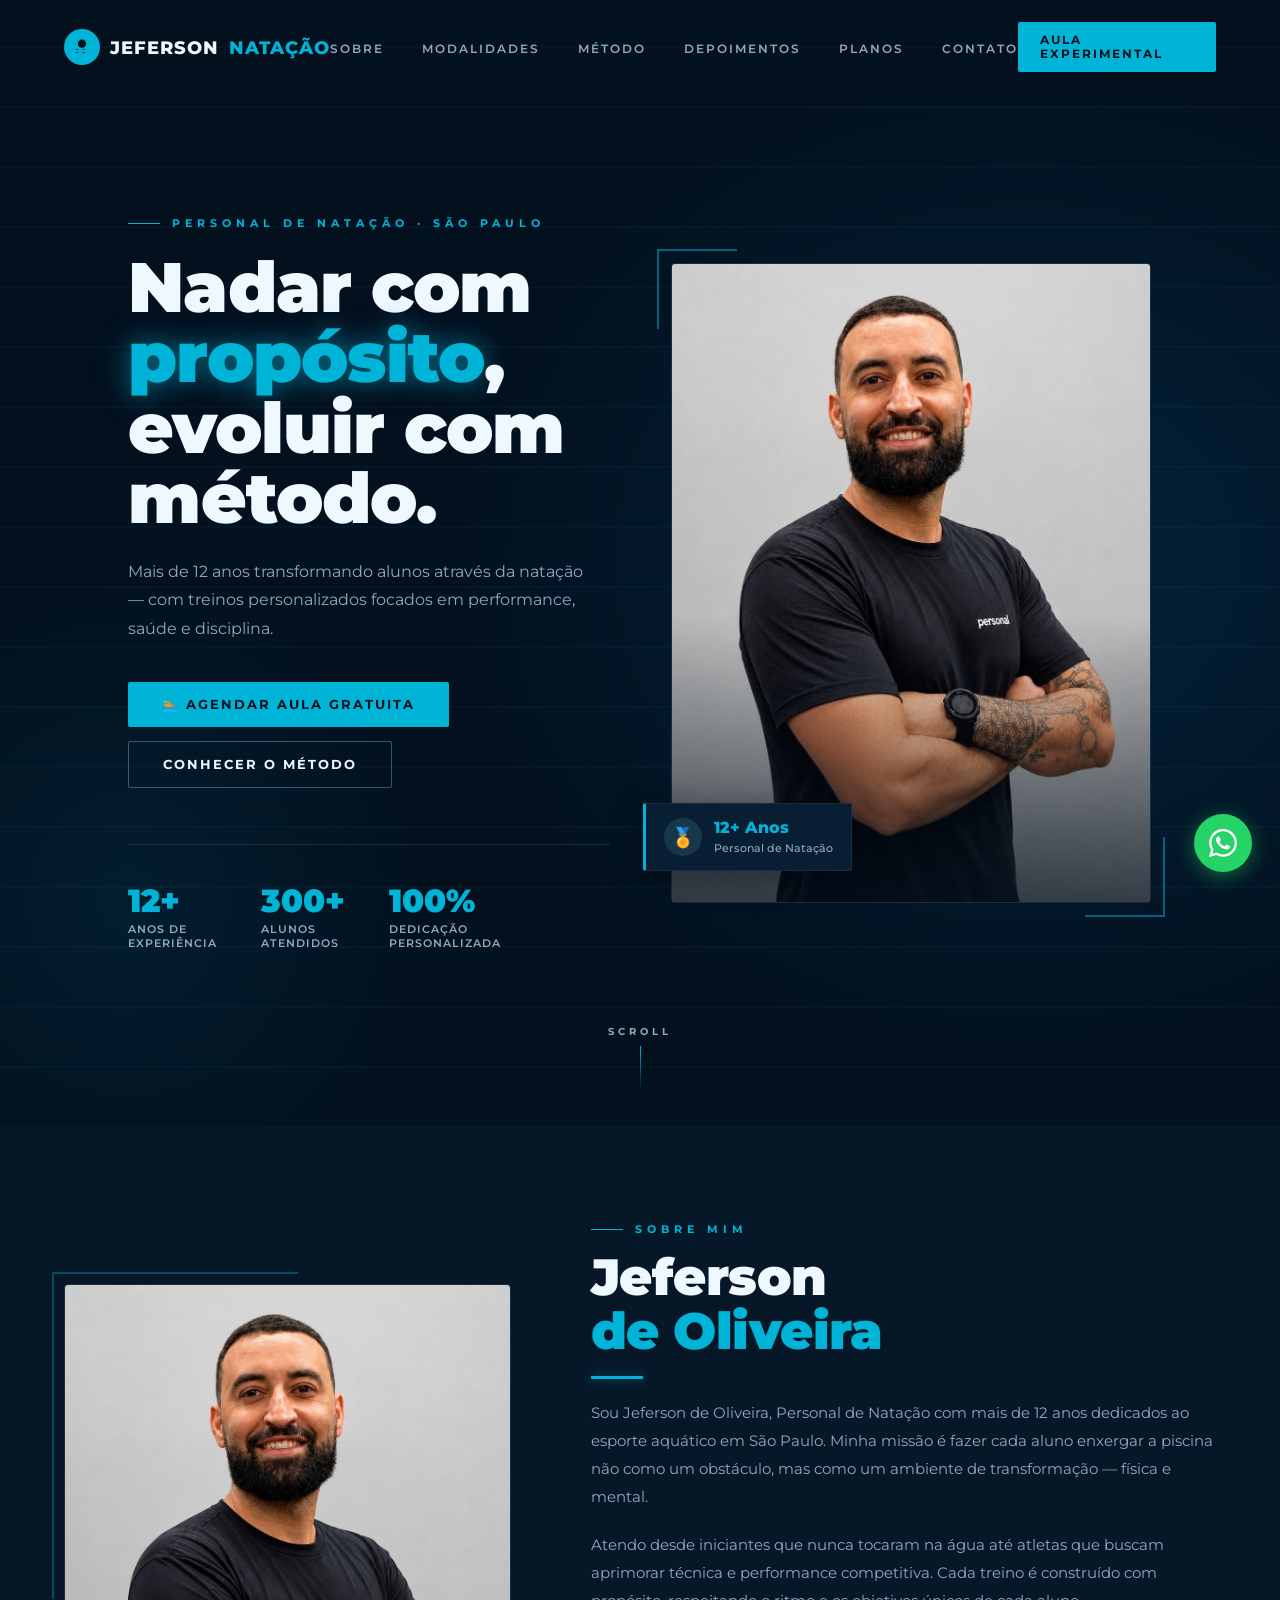
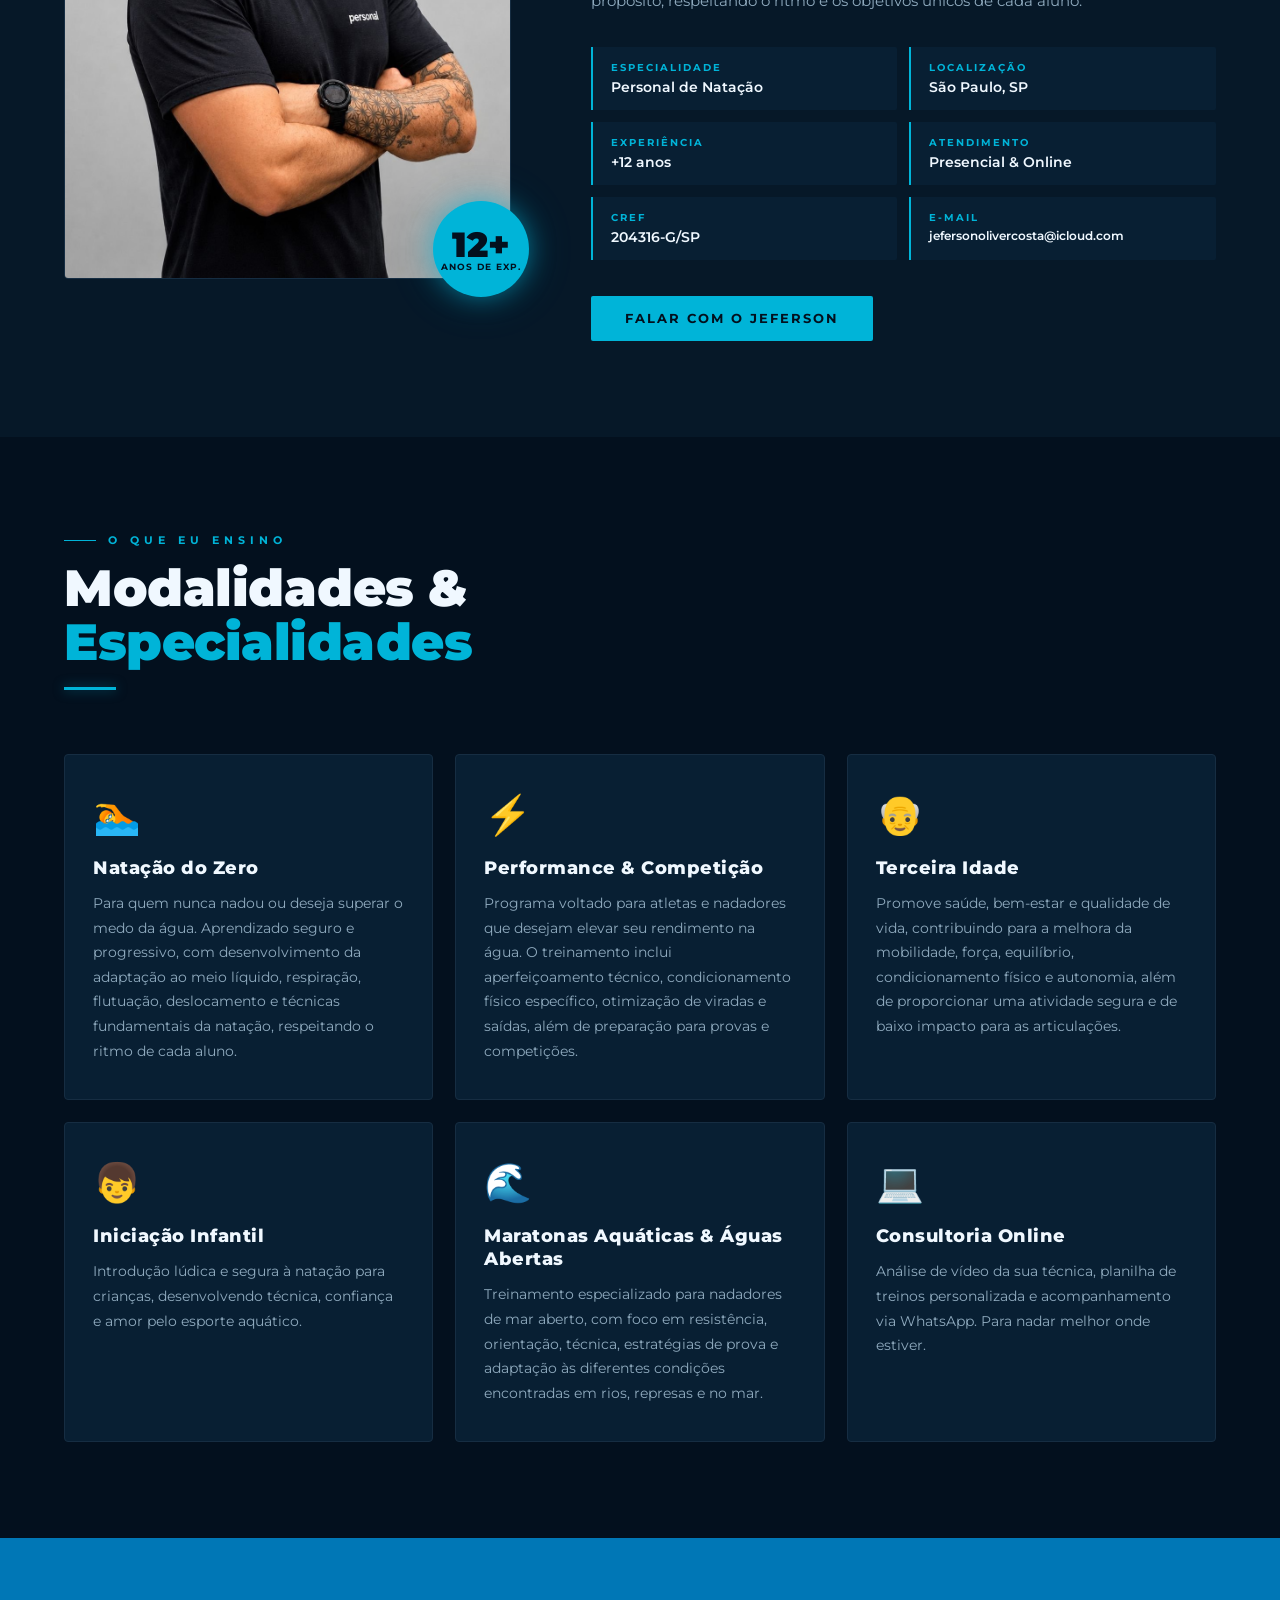
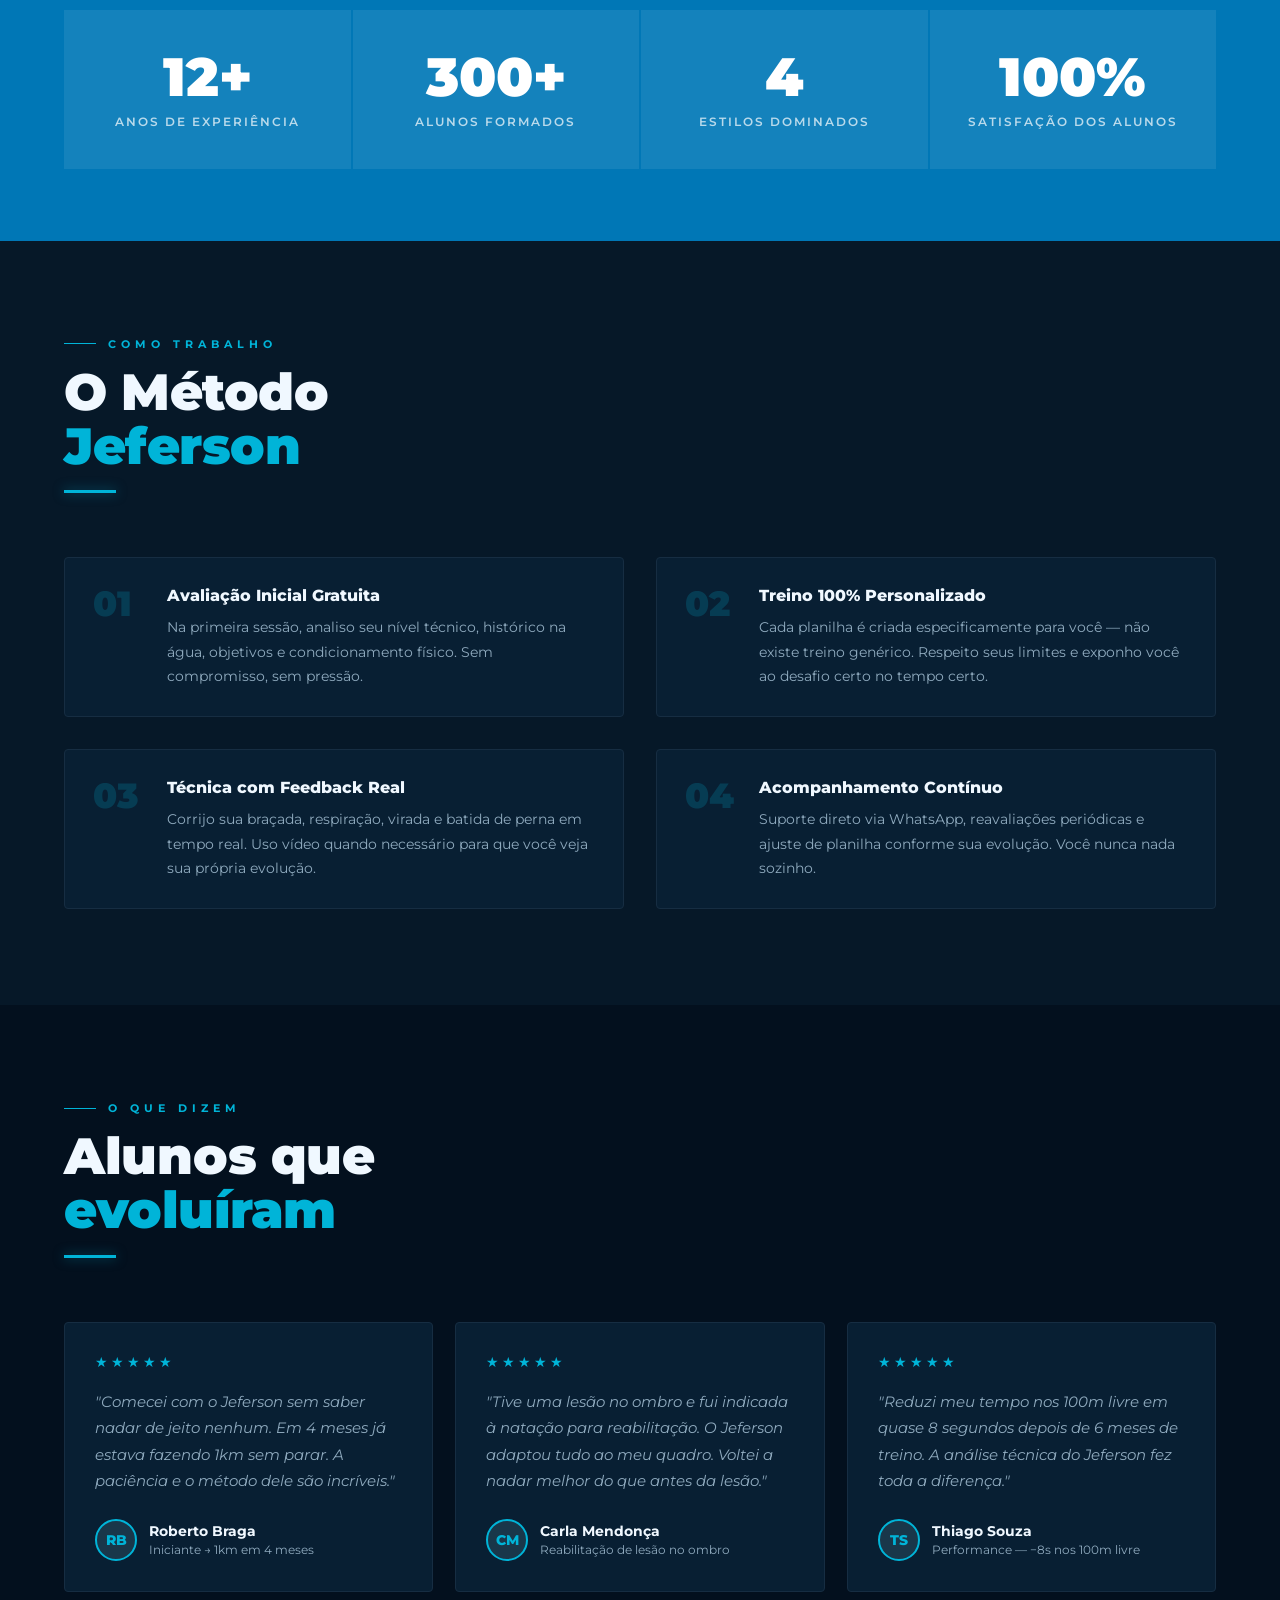
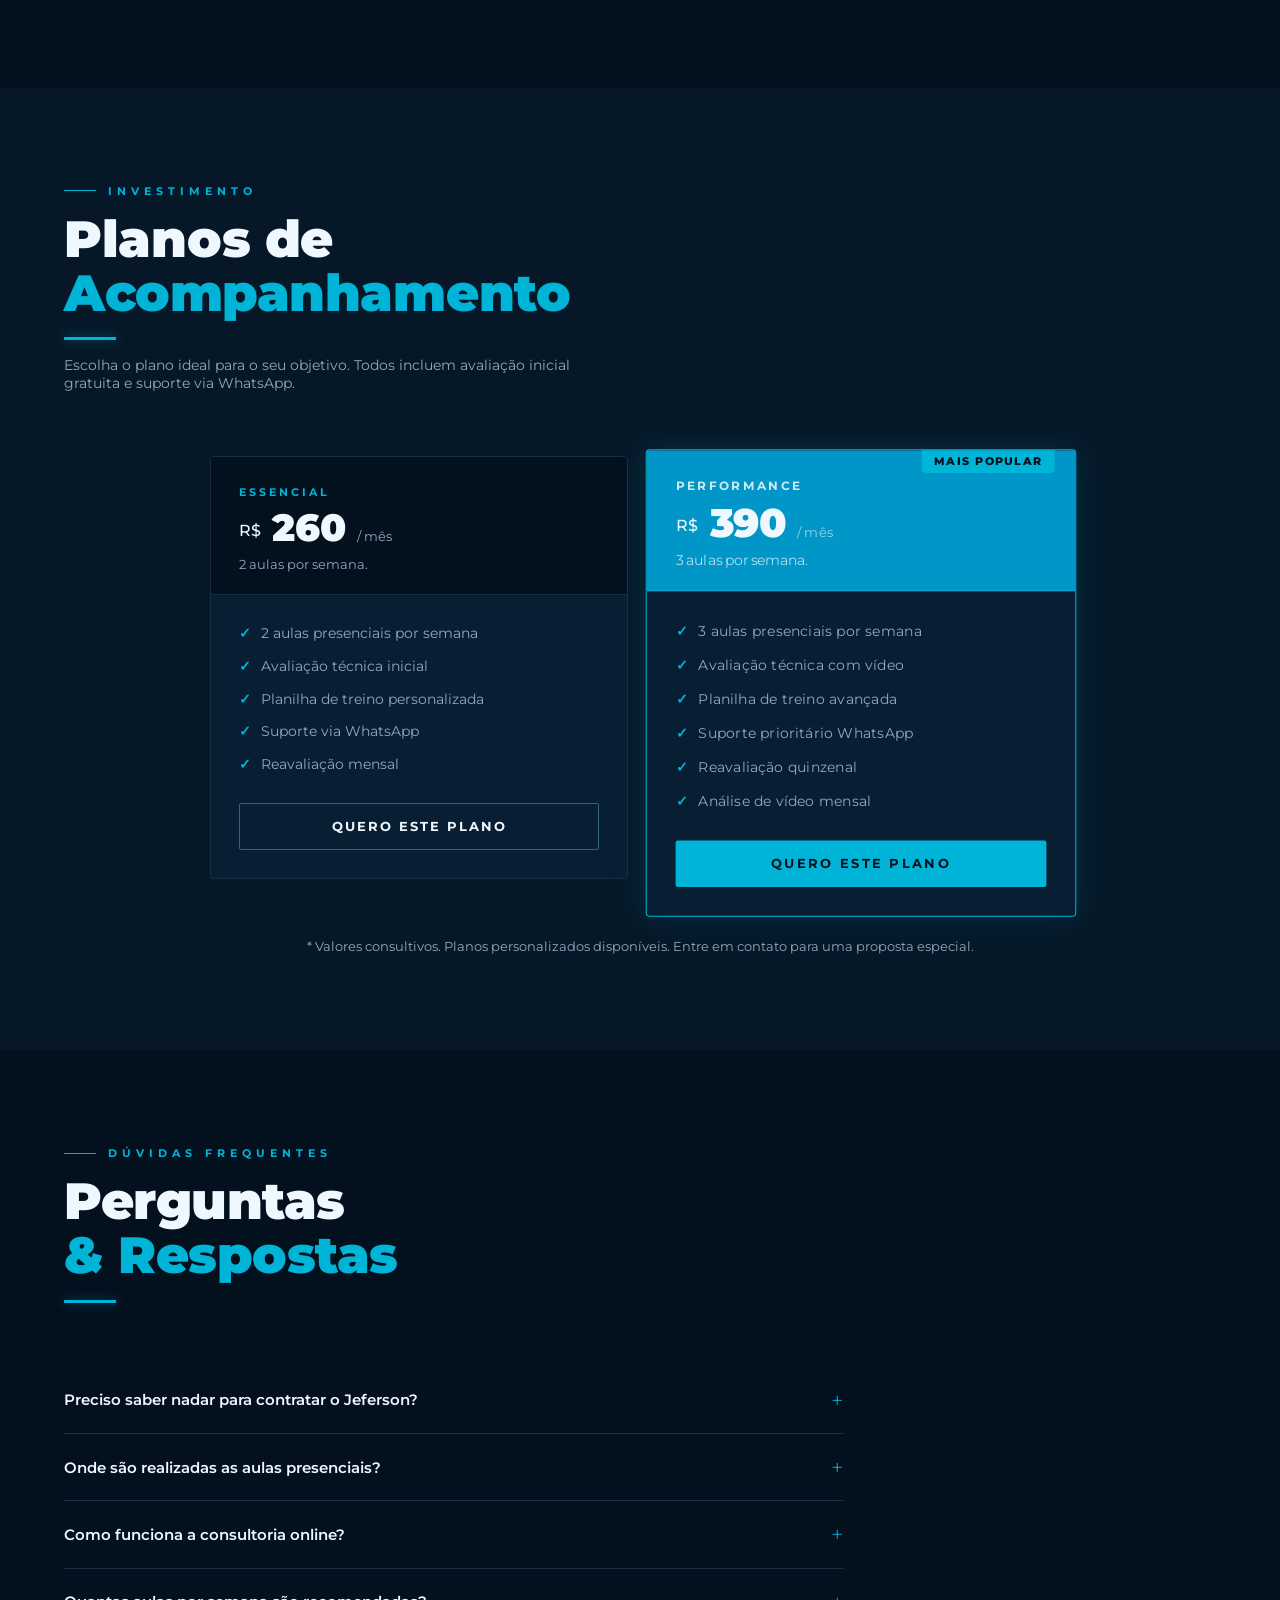
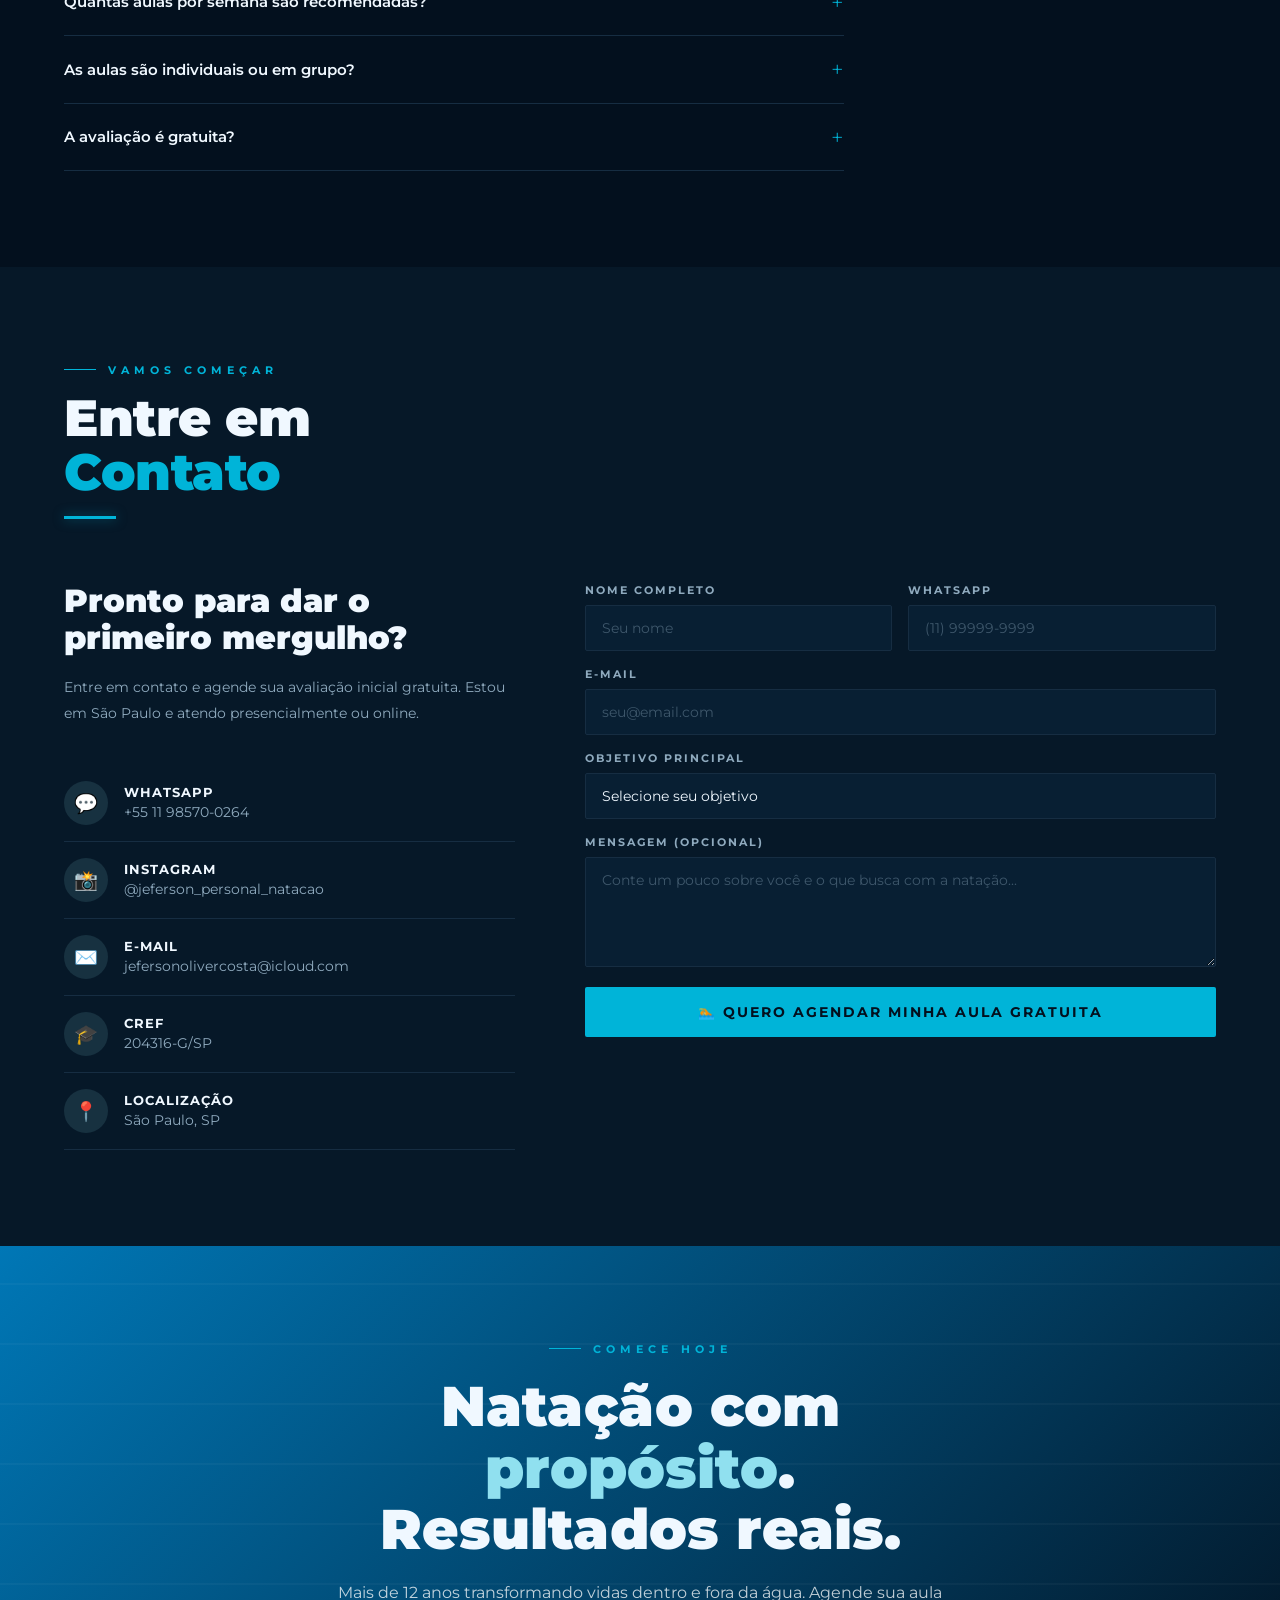
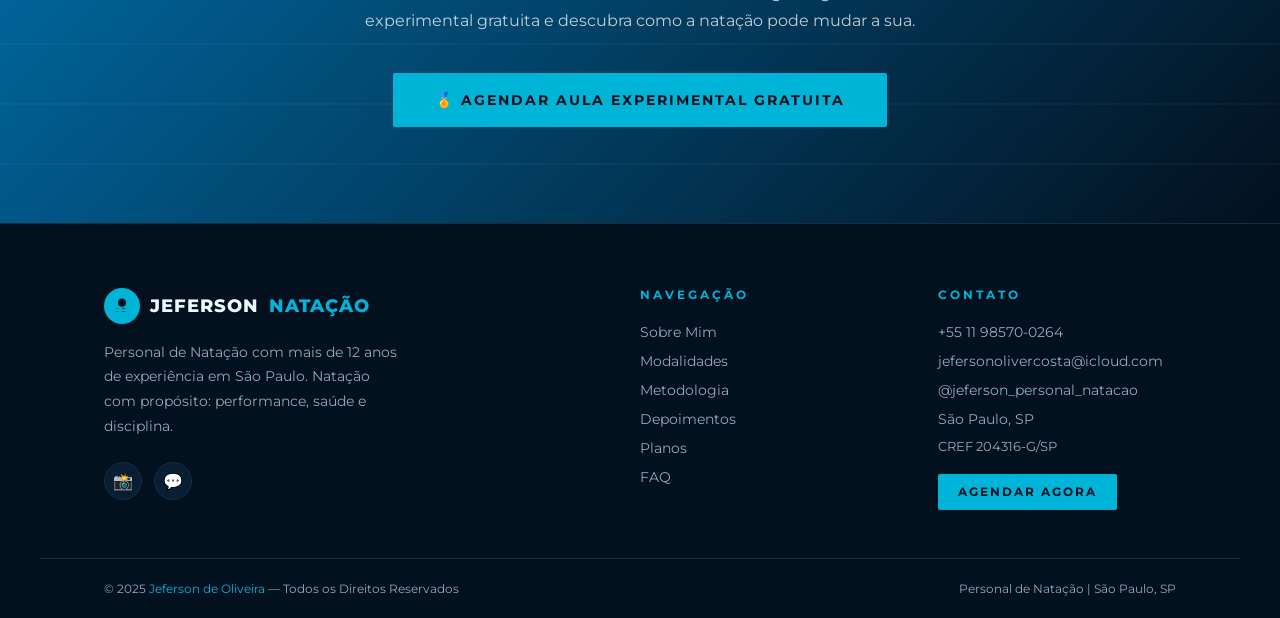
<file: projects/jeferson-natacao/index.html>
<!DOCTYPE html>
<html lang="pt-BR">
<head>
<meta charset="UTF-8">
<meta name="viewport" content="width=device-width, initial-scale=1.0">
<meta name="description" content="Personal de Natação Jeferson de Oliveira — mais de 12 anos de experiência em São Paulo. Natação com propósito: performance, saúde e disciplina.">
<meta name="keywords" content="personal natação, professor natação, natação são paulo, aulas natação adulto, personal trainer natação">
<title>Jeferson Oliveira | Personal de Natação</title>
<link rel="preconnect" href="https://fonts.googleapis.com">
<link href="https://fonts.googleapis.com/css2?family=Montserrat:wght@300;400;500;600;700;800;900&family=Playfair+Display:ital,wght@0,700;1,400&display=swap" rel="stylesheet">
<style>
  :root {
    --deep: #03101e;
    --deep2: #061828;
    --deep3: #081f33;
    --water: #0077b6;
    --water2: #0096c7;
    --aqua: #00b4d8;
    --foam: #90e0ef;
    --foam-dim: rgba(144,224,239,0.12);
    --wave-glow: 0 0 24px rgba(0,180,216,0.5), 0 0 48px rgba(0,180,216,0.2);
    --white: #f0f8ff;
    --gray: #8faabe;
    --gray2: #162d42;
    --gray3: #0e2235;
  }

  *, *::before, *::after { margin: 0; padding: 0; box-sizing: border-box; }
  html { scroll-behavior: smooth; }
  body {
    font-family: 'Montserrat', sans-serif;
    background: var(--deep);
    color: var(--white);
    overflow-x: hidden;
  }

  ::-webkit-scrollbar { width: 4px; }
  ::-webkit-scrollbar-track { background: var(--deep); }
  ::-webkit-scrollbar-thumb { background: var(--aqua); border-radius: 2px; }

  /* UTILITY */
  .aqua { color: var(--aqua); }
  .section-label {
    font-size: 0.7rem;
    font-weight: 700;
    letter-spacing: 5px;
    color: var(--aqua);
    text-transform: uppercase;
    margin-bottom: 14px;
    display: flex;
    align-items: center;
    gap: 12px;
  }
  .section-label::before {
    content: '';
    display: block;
    width: 32px;
    height: 1px;
    background: var(--aqua);
    flex-shrink: 0;
  }

  /* BUTTONS */
  .btn {
    display: inline-flex;
    align-items: center;
    gap: 10px;
    padding: 15px 34px;
    font-family: 'Montserrat', sans-serif;
    font-size: 0.8rem;
    font-weight: 700;
    letter-spacing: 2px;
    text-transform: uppercase;
    text-decoration: none;
    border: none;
    cursor: pointer;
    transition: all 0.3s ease;
    border-radius: 2px;
  }
  .btn-primary {
    background: var(--aqua);
    color: var(--deep);
  }
  .btn-primary:hover { background: var(--foam); box-shadow: var(--wave-glow); transform: translateY(-2px); }
  .btn-ghost {
    background: transparent;
    color: var(--white);
    border: 1px solid rgba(144,224,239,0.35);
  }
  .btn-ghost:hover { border-color: var(--aqua); color: var(--aqua); transform: translateY(-2px); }

  /* FLOAT WA */
  .float-wa {
    position: fixed;
    bottom: 28px;
    right: 28px;
    z-index: 9999;
    width: 58px;
    height: 58px;
    background: #25D366;
    border-radius: 50%;
    display: flex;
    align-items: center;
    justify-content: center;
    text-decoration: none;
    box-shadow: 0 4px 20px rgba(37,211,102,0.45);
    transition: all 0.3s ease;
    animation: wa-pulse 2.5s infinite;
  }
  .float-wa:hover { transform: scale(1.12); box-shadow: 0 6px 32px rgba(37,211,102,0.65); }
  .float-wa svg { width: 28px; height: 28px; fill: white; }
  @keyframes wa-pulse {
    0%, 100% { box-shadow: 0 4px 20px rgba(37,211,102,0.45); }
    50% { box-shadow: 0 4px 40px rgba(37,211,102,0.75); }
  }

  /* NAV */
  nav {
    position: fixed;
    top: 0; left: 0; right: 0;
    z-index: 1000;
    padding: 22px 64px;
    display: flex;
    align-items: center;
    justify-content: space-between;
    transition: all 0.4s ease;
  }
  nav.scrolled {
    background: rgba(3,16,30,0.96);
    backdrop-filter: blur(20px);
    padding: 14px 64px;
    border-bottom: 1px solid rgba(0,180,216,0.1);
  }
  .nav-logo {
    font-family: 'Montserrat', sans-serif;
    font-size: 1.15rem;
    font-weight: 800;
    letter-spacing: 1px;
    color: var(--white);
    text-decoration: none;
    display: flex;
    align-items: center;
    gap: 10px;
  }
  .nav-logo-wave {
    width: 36px;
    height: 36px;
    background: var(--aqua);
    border-radius: 50%;
    display: flex;
    align-items: center;
    justify-content: center;
  }
  .nav-logo-wave svg { width: 20px; height: 20px; fill: var(--deep); }
  .nav-logo span { color: var(--aqua); }
  .nav-links {
    display: flex;
    gap: 38px;
    list-style: none;
  }
  .nav-links a {
    font-size: 0.75rem;
    font-weight: 600;
    letter-spacing: 2px;
    text-transform: uppercase;
    color: var(--gray);
    text-decoration: none;
    transition: color 0.3s;
    position: relative;
  }
  .nav-links a::after {
    content: '';
    position: absolute;
    bottom: -4px; left: 0;
    width: 0; height: 1px;
    background: var(--aqua);
    transition: width 0.3s;
  }
  .nav-links a:hover { color: var(--aqua); }
  .nav-links a:hover::after { width: 100%; }

  .hamburger { display: none; flex-direction: column; gap: 5px; cursor: pointer; background: none; border: none; padding: 4px; }
  .hamburger span { display: block; width: 24px; height: 2px; background: var(--white); transition: all 0.3s; border-radius: 2px; }
  .mobile-menu {
    display: none;
    position: fixed;
    top: 0; left: 0; right: 0; bottom: 0;
    background: rgba(3,16,30,0.98);
    z-index: 999;
    flex-direction: column;
    align-items: center;
    justify-content: center;
    gap: 36px;
  }
  .mobile-menu.open { display: flex; }
  .mobile-menu a {
    font-size: 1.5rem;
    font-weight: 700;
    letter-spacing: 3px;
    text-transform: uppercase;
    color: var(--white);
    text-decoration: none;
    transition: color 0.3s;
  }
  .mobile-menu a:hover { color: var(--aqua); }
  .mobile-close {
    position: absolute;
    top: 24px; right: 28px;
    background: none; border: none;
    color: var(--gray); font-size: 1.8rem;
    cursor: pointer; line-height: 1;
  }

  /* HERO */
  #hero {
    min-height: 100vh;
    position: relative;
    display: flex;
    align-items: center;
    overflow: hidden;
    background: var(--deep);
  }
  .hero-ocean {
    position: absolute;
    inset: 0;
    background:
      radial-gradient(ellipse 70% 70% at 80% 50%, rgba(0,119,182,0.18) 0%, transparent 65%),
      radial-gradient(ellipse 40% 50% at 10% 80%, rgba(0,150,199,0.1) 0%, transparent 60%);
  }
  .hero-lanes {
    position: absolute;
    inset: 0;
    background-image:
      repeating-linear-gradient(
        0deg,
        transparent,
        transparent 58px,
        rgba(0,180,216,0.04) 58px,
        rgba(0,180,216,0.04) 60px
      );
  }
  .hero-inner {
    position: relative;
    z-index: 2;
    width: 100%;
    max-width: 1360px;
    margin: 0 auto;
    padding: 120px 64px 80px;
    display: grid;
    grid-template-columns: 1fr 1fr;
    align-items: center;
    gap: 60px;
  }
  .hero-eyebrow {
    font-size: 0.7rem;
    font-weight: 700;
    letter-spacing: 5px;
    color: var(--aqua);
    text-transform: uppercase;
    margin-bottom: 22px;
    display: flex;
    align-items: center;
    gap: 12px;
    opacity: 0;
    animation: fade-up 0.9s 0.1s ease forwards;
  }
  .hero-eyebrow::before {
    content: '';
    display: block; width: 32px; height: 1px; background: var(--aqua);
  }
  .hero-title {
    font-family: 'Montserrat', sans-serif;
    font-size: clamp(2.8rem, 5.5vw, 5.2rem);
    font-weight: 900;
    line-height: 1.0;
    letter-spacing: -1px;
    margin-bottom: 24px;
    opacity: 0;
    animation: fade-up 0.9s 0.25s ease forwards;
  }
  .hero-title em {
    font-style: normal;
    color: var(--aqua);
    text-shadow: var(--wave-glow);
  }
  .hero-subtitle {
    font-size: 1rem;
    font-weight: 400;
    color: var(--gray);
    line-height: 1.8;
    max-width: 460px;
    margin-bottom: 38px;
    opacity: 0;
    animation: fade-up 0.9s 0.4s ease forwards;
  }
  .hero-btns {
    display: flex;
    flex-wrap: wrap;
    gap: 14px;
    opacity: 0;
    animation: fade-up 0.9s 0.55s ease forwards;
  }
  .hero-mini-stats {
    display: flex;
    gap: 44px;
    margin-top: 56px;
    padding-top: 40px;
    border-top: 1px solid var(--gray2);
    opacity: 0;
    animation: fade-up 0.9s 0.7s ease forwards;
  }
  .hero-mini-num {
    font-size: 2rem;
    font-weight: 900;
    color: var(--aqua);
    line-height: 1;
  }
  .hero-mini-label {
    font-size: 0.7rem;
    font-weight: 600;
    color: var(--gray);
    letter-spacing: 1px;
    text-transform: uppercase;
    margin-top: 5px;
  }

  /* HERO PHOTO */
  .hero-visual {
    position: relative;
    display: flex;
    justify-content: center;
    opacity: 0;
    animation: fade-left 1s 0.3s ease forwards;
  }
  .hero-photo-wrap {
    position: relative;
    width: 100%;
    max-width: 480px;
  }
  .hero-photo-bg {
    width: 100%;
    aspect-ratio: 3/4;
    background: linear-gradient(145deg, var(--deep3), var(--deep2));
    border-radius: 4px;
    overflow: hidden;
    position: relative;
    border: 1px solid var(--gray2);
  }
  .hero-photo-bg img {
    width: 100%;
    height: 100%;
    object-fit: cover;
    object-position: top center;
    display: block;
  }
  .hero-photo-bg::after {
    content: '';
    position: absolute;
    inset: 0;
    background: linear-gradient(to bottom, transparent 55%, rgba(3,16,30,0.7) 100%);
  }
  .hero-corner {
    position: absolute;
    top: -14px; left: -14px;
    width: 80px; height: 80px;
    border-left: 2px solid var(--aqua);
    border-top: 2px solid var(--aqua);
    opacity: 0.5;
  }
  .hero-corner-br {
    position: absolute;
    bottom: -14px; right: -14px;
    width: 80px; height: 80px;
    border-right: 2px solid var(--aqua);
    border-bottom: 2px solid var(--aqua);
    opacity: 0.5;
  }
  .hero-badge {
    position: absolute;
    bottom: 32px;
    left: -28px;
    background: var(--deep3);
    border: 1px solid var(--gray2);
    border-left: 3px solid var(--aqua);
    padding: 14px 18px;
    display: flex;
    align-items: center;
    gap: 12px;
    border-radius: 2px;
    backdrop-filter: blur(10px);
    box-shadow: 0 8px 32px rgba(0,0,0,0.4);
  }
  .hero-badge-icon {
    width: 38px; height: 38px;
    background: var(--foam-dim);
    border-radius: 50%;
    display: flex;
    align-items: center;
    justify-content: center;
    font-size: 1.2rem;
  }
  .hero-badge-text strong {
    font-size: 1rem;
    font-weight: 800;
    color: var(--aqua);
    display: block;
  }
  .hero-badge-text span {
    font-size: 0.7rem;
    color: var(--gray);
    font-weight: 500;
  }

  @keyframes fade-up {
    from { opacity: 0; transform: translateY(30px); }
    to   { opacity: 1; transform: translateY(0); }
  }
  @keyframes fade-left {
    from { opacity: 0; transform: translateX(40px); }
    to   { opacity: 1; transform: translateX(0); }
  }

  .scroll-cue {
    position: absolute;
    bottom: 36px;
    left: 50%;
    transform: translateX(-50%);
    display: flex;
    flex-direction: column;
    align-items: center;
    gap: 8px;
    animation: bounce 2s infinite;
  }
  .scroll-cue span {
    font-size: 0.65rem;
    font-weight: 700;
    letter-spacing: 4px;
    color: var(--gray);
    text-transform: uppercase;
  }
  .scroll-line {
    width: 1px; height: 44px;
    background: linear-gradient(to bottom, var(--aqua), transparent);
  }
  @keyframes bounce {
    0%, 100% { transform: translateX(-50%) translateY(0); }
    50%        { transform: translateX(-50%) translateY(8px); }
  }

  /* SECTIONS */
  section { padding: 96px 64px; }
  .container { max-width: 1200px; margin: 0 auto; }
  .section-header { margin-bottom: 64px; }
  .section-title {
    font-size: clamp(2rem, 4vw, 3.2rem);
    font-weight: 900;
    line-height: 1.05;
    letter-spacing: -0.5px;
  }
  .section-title em { font-style: normal; color: var(--aqua); }
  .section-line {
    width: 52px; height: 3px;
    background: var(--aqua);
    margin-top: 18px;
    box-shadow: 0 0 12px rgba(0,180,216,0.5);
  }

  /* FADE-UP observer */
  .fade-up {
    opacity: 0;
    transform: translateY(28px);
    transition: opacity 0.7s ease, transform 0.7s ease;
  }
  .fade-up.in-view { opacity: 1; transform: none; }

  /* SOBRE */
  #sobre { background: var(--deep2); }
  .sobre-grid {
    display: grid;
    grid-template-columns: 5fr 7fr;
    gap: 80px;
    align-items: center;
  }
  .sobre-img-wrap { position: relative; }
  .sobre-img {
    width: 100%;
    aspect-ratio: 3/4;
    background: var(--deep3);
    border-radius: 4px;
    overflow: hidden;
    border: 1px solid var(--gray2);
  }
  .sobre-img img {
    width: 100%;
    height: 100%;
    object-fit: cover;
    object-position: top center;
    display: block;
  }
  .sobre-img-placeholder {
    width: 100%;
    height: 100%;
    display: flex;
    align-items: center;
    justify-content: center;
    background: linear-gradient(145deg, #0e2235, #061828);
    font-size: 5rem;
  }
  .sobre-accent {
    position: absolute;
    top: -12px; left: -12px;
    width: 55%; height: 55%;
    border-left: 2px solid var(--aqua);
    border-top: 2px solid var(--aqua);
    opacity: 0.35;
    border-radius: 2px 0 0 0;
  }
  .sobre-years-badge {
    position: absolute;
    bottom: -18px; right: -18px;
    width: 96px; height: 96px;
    background: var(--aqua);
    border-radius: 50%;
    display: flex;
    flex-direction: column;
    align-items: center;
    justify-content: center;
    box-shadow: var(--wave-glow);
  }
  .sobre-years-badge strong {
    font-size: 2.2rem;
    font-weight: 900;
    color: var(--deep);
    line-height: 1;
  }
  .sobre-years-badge span {
    font-size: 0.55rem;
    font-weight: 700;
    color: var(--deep);
    letter-spacing: 1px;
    text-transform: uppercase;
    text-align: center;
    line-height: 1.2;
  }
  .sobre-text {
    font-size: 0.95rem;
    color: var(--gray);
    line-height: 1.85;
    margin: 20px 0 32px;
  }
  .sobre-info-grid {
    display: grid;
    grid-template-columns: 1fr 1fr;
    gap: 12px;
    margin-bottom: 36px;
  }
  .info-item {
    padding: 14px 18px;
    background: var(--deep3);
    border-left: 2px solid var(--aqua);
    border-radius: 0 2px 2px 0;
  }
  .info-label {
    font-size: 0.65rem;
    font-weight: 700;
    letter-spacing: 2px;
    color: var(--aqua);
    text-transform: uppercase;
    margin-bottom: 4px;
  }
  .info-value { font-size: 0.88rem; font-weight: 600; color: var(--white); }

  /* MODALIDADES */
  #modalidades { background: var(--deep); }
  .modals-grid {
    display: grid;
    grid-template-columns: repeat(3, 1fr);
    gap: 22px;
  }
  .modal-card {
    background: var(--deep3);
    border: 1px solid var(--gray2);
    padding: 36px 28px;
    border-radius: 4px;
    position: relative;
    overflow: hidden;
    transition: all 0.4s ease;
  }
  .modal-card::before {
    content: '';
    position: absolute;
    bottom: 0; left: 0;
    width: 100%; height: 2px;
    background: var(--aqua);
    transform: scaleX(0);
    transform-origin: left;
    transition: transform 0.4s ease;
  }
  .modal-card:hover { border-color: rgba(0,180,216,0.4); transform: translateY(-5px); box-shadow: 0 16px 48px rgba(0,0,0,0.4); }
  .modal-card:hover::before { transform: scaleX(1); }
  .modal-icon { font-size: 2.4rem; margin-bottom: 18px; display: block; }
  .modal-title {
    font-size: 1.15rem;
    font-weight: 800;
    letter-spacing: 0.5px;
    color: var(--white);
    margin-bottom: 12px;
  }
  .modal-desc { font-size: 0.88rem; color: var(--gray); line-height: 1.75; }

  /* STATS */
  #numeros { background: var(--water); padding: 72px 64px; }
  .numeros-inner {
    max-width: 1200px;
    margin: 0 auto;
    display: grid;
    grid-template-columns: repeat(4, 1fr);
    gap: 2px;
  }
  .stat-box {
    background: rgba(255,255,255,0.08);
    padding: 40px 28px;
    text-align: center;
    position: relative;
    transition: background 0.3s;
  }
  .stat-box:hover { background: rgba(255,255,255,0.14); }
  .stat-number {
    font-size: 3.4rem;
    font-weight: 900;
    color: #fff;
    line-height: 1;
  }
  .stat-label {
    font-size: 0.72rem;
    font-weight: 600;
    letter-spacing: 2px;
    color: rgba(255,255,255,0.7);
    text-transform: uppercase;
    margin-top: 10px;
  }

  /* METODOLOGIA */
  #metodologia { background: var(--deep2); }
  .metodo-steps {
    display: grid;
    grid-template-columns: repeat(2, 1fr);
    gap: 32px;
  }
  .step-card {
    display: flex;
    gap: 22px;
    align-items: flex-start;
    padding: 28px;
    background: var(--deep3);
    border-radius: 4px;
    border: 1px solid var(--gray2);
    transition: border-color 0.3s, transform 0.3s;
  }
  .step-card:hover { border-color: rgba(0,180,216,0.3); transform: translateY(-3px); }
  .step-num {
    font-size: 2.2rem;
    font-weight: 900;
    color: rgba(0,180,216,0.2);
    line-height: 1;
    flex-shrink: 0;
    width: 52px;
  }
  .step-content {}
  .step-title { font-size: 1rem; font-weight: 800; color: var(--white); margin-bottom: 10px; }
  .step-desc { font-size: 0.87rem; color: var(--gray); line-height: 1.75; }

  /* DEPOIMENTOS */
  #depoimentos { background: var(--deep); }
  .dep-grid {
    display: grid;
    grid-template-columns: repeat(3, 1fr);
    gap: 22px;
  }
  .dep-card {
    background: var(--deep3);
    border: 1px solid var(--gray2);
    padding: 30px;
    border-radius: 4px;
    position: relative;
    transition: border-color 0.3s;
  }
  .dep-card:hover { border-color: rgba(0,180,216,0.3); }
  .dep-stars {
    display: flex;
    gap: 3px;
    margin-bottom: 18px;
  }
  .dep-stars span { color: var(--aqua); font-size: 0.9rem; }
  .dep-quote {
    font-size: 0.92rem;
    color: var(--gray);
    line-height: 1.8;
    margin-bottom: 24px;
    font-style: italic;
  }
  .dep-author { display: flex; align-items: center; gap: 12px; }
  .dep-avatar {
    width: 42px; height: 42px;
    background: var(--foam-dim);
    border-radius: 50%;
    border: 2px solid var(--aqua);
    display: flex;
    align-items: center;
    justify-content: center;
    font-weight: 800;
    font-size: 0.9rem;
    color: var(--aqua);
    flex-shrink: 0;
  }
  .dep-name { font-size: 0.88rem; font-weight: 700; color: var(--white); }
  .dep-meta { font-size: 0.75rem; color: var(--gray); margin-top: 2px; }

  /* PLANOS */
  #planos { background: var(--deep2); }
  .planos-grid {
    display: grid;
    grid-template-columns: repeat(3, 1fr);
    gap: 24px;
    align-items: start;
  }
  .plano-card {
    background: var(--deep3);
    border: 1px solid var(--gray2);
    border-radius: 4px;
    overflow: hidden;
    transition: transform 0.3s, box-shadow 0.3s;
  }
  .plano-card:hover { transform: translateY(-5px); box-shadow: 0 16px 48px rgba(0,0,0,0.35); }
  .plano-card.featured {
    border-color: var(--aqua);
    box-shadow: 0 0 32px rgba(0,180,216,0.15);
    transform: scale(1.03);
  }
  .plano-card.featured:hover { transform: scale(1.03) translateY(-5px); }
  .plano-header {
    padding: 28px 28px 22px;
    background: var(--deep);
    border-bottom: 1px solid var(--gray2);
    position: relative;
  }
  .plano-card.featured .plano-header { background: var(--water2); border-bottom-color: rgba(255,255,255,0.1); }
  .plano-badge {
    position: absolute;
    top: -1px; right: 20px;
    background: var(--aqua);
    color: var(--deep);
    font-size: 0.65rem;
    font-weight: 800;
    letter-spacing: 2px;
    text-transform: uppercase;
    padding: 5px 12px;
    border-radius: 0 0 4px 4px;
  }
  .plano-name {
    font-size: 0.7rem;
    font-weight: 700;
    letter-spacing: 3px;
    text-transform: uppercase;
    color: var(--aqua);
    margin-bottom: 10px;
  }
  .plano-card.featured .plano-name { color: rgba(255,255,255,0.8); }
  .plano-price {
    font-size: 2.4rem;
    font-weight: 900;
    color: var(--white);
    line-height: 1;
  }
  .plano-price sub { font-size: 1rem; font-weight: 500; vertical-align: middle; }
  .plano-price span { font-size: 0.8rem; font-weight: 400; color: var(--gray); }
  .plano-card.featured .plano-price span { color: rgba(255,255,255,0.6); }
  .plano-desc { font-size: 0.82rem; color: var(--gray); margin-top: 8px; }
  .plano-card.featured .plano-desc { color: rgba(255,255,255,0.7); }
  .plano-body { padding: 28px; }
  .plano-features { list-style: none; display: flex; flex-direction: column; gap: 12px; margin-bottom: 28px; }
  .plano-features li {
    display: flex;
    align-items: flex-start;
    gap: 10px;
    font-size: 0.87rem;
    color: var(--gray);
    line-height: 1.5;
  }
  .plano-features li::before {
    content: '✓';
    color: var(--aqua);
    font-weight: 800;
    flex-shrink: 0;
    margin-top: 0px;
  }

  /* FAQ */
  #faq { background: var(--deep); }
  .faq-list { max-width: 780px; }
  .faq-item {
    border-bottom: 1px solid var(--gray2);
  }
  .faq-question {
    padding: 22px 0;
    font-size: 0.95rem;
    font-weight: 600;
    color: var(--white);
    cursor: pointer;
    display: flex;
    justify-content: space-between;
    align-items: center;
    gap: 16px;
    transition: color 0.3s;
  }
  .faq-question:hover { color: var(--aqua); }
  .faq-icon {
    font-size: 1.4rem;
    font-weight: 300;
    color: var(--aqua);
    flex-shrink: 0;
    transition: transform 0.3s;
    line-height: 1;
  }
  .faq-item.open .faq-icon { transform: rotate(45deg); }
  .faq-answer { max-height: 0; overflow: hidden; transition: max-height 0.4s ease; }
  .faq-answer-inner { padding-bottom: 22px; font-size: 0.9rem; color: var(--gray); line-height: 1.8; }

  /* CONTATO */
  #contato { background: var(--deep2); }
  .contato-grid {
    display: grid;
    grid-template-columns: 5fr 7fr;
    gap: 70px;
    align-items: start;
  }
  .contato-info h3 {
    font-size: 2rem;
    font-weight: 900;
    line-height: 1.15;
    margin-bottom: 18px;
  }
  .contato-info p { font-size: 0.9rem; color: var(--gray); line-height: 1.8; margin-bottom: 38px; }
  .contato-item {
    display: flex;
    align-items: center;
    gap: 16px;
    padding: 16px 0;
    border-bottom: 1px solid var(--gray2);
    text-decoration: none;
    color: inherit;
    transition: color 0.3s;
  }
  .contato-item:hover { color: var(--aqua); }
  .contato-icon {
    width: 44px; height: 44px;
    background: var(--foam-dim);
    border-radius: 50%;
    display: flex;
    align-items: center;
    justify-content: center;
    font-size: 1.2rem;
    flex-shrink: 0;
  }
  .contato-item-text strong { font-size: 0.82rem; font-weight: 700; display: block; text-transform: uppercase; letter-spacing: 1px; color: var(--white); margin-bottom: 2px; }
  .contato-item-text span { font-size: 0.88rem; color: var(--gray); }

  /* FORM */
  .form-row { display: grid; grid-template-columns: 1fr 1fr; gap: 16px; }
  .form-group { margin-bottom: 16px; }
  .form-group label {
    display: block;
    font-size: 0.7rem;
    font-weight: 700;
    letter-spacing: 2px;
    text-transform: uppercase;
    color: var(--gray);
    margin-bottom: 8px;
  }
  .form-group input,
  .form-group select,
  .form-group textarea {
    width: 100%;
    background: var(--deep3);
    border: 1px solid var(--gray2);
    border-radius: 2px;
    padding: 13px 16px;
    font-family: 'Montserrat', sans-serif;
    font-size: 0.88rem;
    color: var(--white);
    outline: none;
    transition: border-color 0.3s;
    appearance: none;
  }
  .form-group input::placeholder,
  .form-group textarea::placeholder { color: rgba(143,170,190,0.4); }
  .form-group input:focus,
  .form-group select:focus,
  .form-group textarea:focus { border-color: var(--aqua); }
  .form-group textarea { min-height: 110px; resize: vertical; }
  .form-group select { cursor: pointer; }
  .form-group select option { background: var(--deep3); }

  /* CTA FINAL */
  #cta-final {
    background: linear-gradient(135deg, var(--water) 0%, var(--deep) 100%);
    padding: 96px 64px;
    text-align: center;
    position: relative;
    overflow: hidden;
  }
  #cta-final::before {
    content: '';
    position: absolute;
    inset: 0;
    background-image: repeating-linear-gradient(
      0deg, transparent, transparent 58px,
      rgba(255,255,255,0.03) 58px, rgba(255,255,255,0.03) 60px
    );
  }
  .cta-content { position: relative; z-index: 1; max-width: 640px; margin: 0 auto; }
  .cta-title {
    font-size: clamp(2rem, 4.5vw, 3.5rem);
    font-weight: 900;
    line-height: 1.1;
    margin-bottom: 18px;
  }
  .cta-title em { font-style: normal; color: var(--foam); }
  .cta-text { font-size: 1rem; color: rgba(255,255,255,0.75); line-height: 1.75; margin-bottom: 38px; }

  /* FOOTER */
  footer { background: var(--deep); border-top: 1px solid var(--gray2); }
  .footer-top {
    max-width: 1200px;
    margin: 0 auto;
    padding: 64px 64px 48px;
    display: grid;
    grid-template-columns: 2fr 1fr 1fr;
    gap: 60px;
  }
  .footer-brand {}
  .footer-tagline {
    font-size: 0.88rem;
    color: var(--gray);
    line-height: 1.75;
    margin-top: 16px;
    max-width: 300px;
  }
  .footer-socials {
    display: flex;
    gap: 12px;
    margin-top: 24px;
  }
  .footer-socials a {
    width: 38px; height: 38px;
    background: var(--deep3);
    border: 1px solid var(--gray2);
    border-radius: 50%;
    display: flex;
    align-items: center;
    justify-content: center;
    font-size: 1rem;
    text-decoration: none;
    transition: all 0.3s;
  }
  .footer-socials a:hover { border-color: var(--aqua); background: var(--foam-dim); }
  .footer-col h4 {
    font-size: 0.72rem;
    font-weight: 700;
    letter-spacing: 3px;
    text-transform: uppercase;
    color: var(--aqua);
    margin-bottom: 20px;
  }
  .footer-links { list-style: none; display: flex; flex-direction: column; gap: 10px; }
  .footer-links a {
    font-size: 0.87rem;
    color: var(--gray);
    text-decoration: none;
    transition: color 0.3s;
  }
  .footer-links a:hover { color: var(--aqua); }
  .footer-bottom {
    max-width: 1200px;
    margin: 0 auto;
    padding: 22px 64px;
    border-top: 1px solid var(--gray2);
    display: flex;
    justify-content: space-between;
    align-items: center;
    flex-wrap: wrap;
    gap: 12px;
  }
  .footer-copy { font-size: 0.78rem; color: var(--gray); }
  .footer-copy span { color: var(--aqua); }

  /* ===== RESPONSIVE ===== */
  /* ── TABLET ── */
  @media (max-width: 1024px) {
    nav { padding: 20px 24px; }
    nav.scrolled { padding: 14px 24px; }
    .nav-links { display: none; }
    .nav-cta-btn { display: none; }
    .hamburger { display: flex; }
    section { padding: 72px 32px; }
    #numeros { padding: 56px 32px; }
    #cta-final { padding: 72px 32px; }
    .hero-inner { padding: 110px 32px 60px; gap: 40px; }
    .footer-top { padding: 48px 32px 36px; grid-template-columns: 1fr 1fr; }
    .footer-brand { grid-column: 1 / -1; }
    .footer-bottom { padding: 18px 32px; }
  }

  /* ── MOBILE (≤768px) ── */
  @media (max-width: 768px) {
    section { padding: 56px 20px; }
    #numeros { padding: 48px 20px; }
    #cta-final { padding: 56px 20px; }

    /* HERO */
    .hero-inner { grid-template-columns: 1fr; padding: 100px 20px 48px; gap: 32px; }
    .hero-visual { order: -1; }
    .hero-photo-wrap { max-width: 280px; margin: 0 auto; }
    .hero-badge { left: -8px; padding: 10px 14px; }
    .hero-badge-icon { width: 32px; height: 32px; font-size: 1rem; }
    .hero-badge-text strong { font-size: 0.88rem; }
    .hero-badge-text span { font-size: 0.65rem; }
    .hero-title { font-size: clamp(2.2rem, 9vw, 3rem); }
    .hero-subtitle { font-size: 0.9rem; }
    .hero-mini-stats { gap: 20px; flex-wrap: wrap; }
    .hero-mini-num { font-size: 1.7rem; }
    .hero-btns { flex-direction: column; }
    .btn { width: 100%; justify-content: center; }

    /* SOBRE */
    .sobre-grid { grid-template-columns: 1fr; gap: 40px; }
    .sobre-img-wrap { max-width: 280px; margin: 0 auto; }
    .sobre-years-badge { width: 80px; height: 80px; bottom: -12px; right: -12px; }
    .sobre-years-badge strong { font-size: 1.8rem; }
    .sobre-info-grid { grid-template-columns: 1fr; }

    /* MODALIDADES */
    .modals-grid { grid-template-columns: 1fr; gap: 14px; }
    .modal-card { padding: 24px 20px; }

    /* NÚMEROS */
    .numeros-inner { grid-template-columns: repeat(2, 1fr); gap: 2px; }
    .stat-box { padding: 28px 16px; }
    .stat-number { font-size: 2.4rem; }

    /* METODOLOGIA */
    .metodo-steps { grid-template-columns: 1fr; gap: 14px; }
    .step-card { padding: 20px 18px; }

    /* DEPOIMENTOS */
    .dep-grid { grid-template-columns: 1fr; gap: 14px; }

    /* PLANOS — empilhar em coluna única no mobile */
    .planos-grid { grid-template-columns: 1fr !important; max-width: 100% !important; gap: 16px; }
    .plano-card.featured { transform: none !important; }
    .plano-card.featured:hover { transform: translateY(-4px) !important; }
    .plano-header { padding: 22px 20px 18px; }
    .plano-body { padding: 20px; }
    .plano-price { font-size: 2rem; }
    .plano-features li { font-size: 0.85rem; }

    /* CONTATO */
    .contato-grid { grid-template-columns: 1fr; gap: 36px; }
    .contato-info h3 { font-size: 1.6rem; }
    .form-row { grid-template-columns: 1fr; }

    /* FOOTER */
    .footer-top { padding: 40px 20px 28px; grid-template-columns: 1fr; gap: 32px; }
    .footer-bottom { padding: 16px 20px; flex-direction: column; text-align: center; }
  }

  /* ── SMALL PHONES — iPhone SE, iPhone 16e (≤430px) ── */
  @media (max-width: 430px) {
    nav { padding: 16px 18px; }
    nav.scrolled { padding: 12px 18px; }
    .nav-logo { font-size: 0.95rem; }
    .nav-logo-wave { width: 30px; height: 30px; }

    section { padding: 48px 16px; }
    #numeros { padding: 40px 16px; }
    #cta-final { padding: 48px 16px; }

    .hero-inner { padding: 90px 16px 40px; }
    .hero-photo-wrap { max-width: 240px; }
    .hero-title { font-size: clamp(1.9rem, 10vw, 2.6rem); }
    .hero-mini-stats { gap: 16px; }
    .hero-mini-num { font-size: 1.5rem; }
    .hero-mini-label { font-size: 0.62rem; }

    .section-title { font-size: clamp(1.6rem, 8vw, 2.2rem); }

    .sobre-img-wrap { max-width: 230px; }
    .sobre-years-badge { width: 70px; height: 70px; }
    .sobre-years-badge strong { font-size: 1.5rem; }

    .numeros-inner { grid-template-columns: 1fr 1fr; }
    .stat-number { font-size: 2rem; }
    .stat-label { font-size: 0.65rem; }

    .step-card { flex-direction: column; gap: 10px; }
    .step-num { font-size: 1.6rem; width: auto; }

    .plano-price { font-size: 1.8rem; }
    .plano-price sub { font-size: 0.85rem; }

    .faq-question { font-size: 0.88rem; }
    .faq-answer-inner { font-size: 0.85rem; }

    .float-wa { width: 50px; height: 50px; bottom: 20px; right: 16px; }
    .float-wa svg { width: 24px; height: 24px; }

    .footer-top { padding: 32px 16px 24px; }
    .footer-bottom { padding: 14px 16px; }
    .footer-copy { font-size: 0.72rem; }
  }

  /* ── VERY SMALL — iPhone SE 1st gen (≤375px) ── */
  @media (max-width: 375px) {
    .hero-title { font-size: 1.75rem; }
    .hero-photo-wrap { max-width: 200px; }
    .hero-badge { display: none; }
    .section-title { font-size: 1.5rem; }
    .sobre-years-badge { width: 62px; height: 62px; }
    .sobre-years-badge strong { font-size: 1.3rem; }
    .plano-price { font-size: 1.6rem; }
  }
</style>
</head>
<body>

<!-- FLOATING WHATSAPP -->
<a class="float-wa" href="https://wa.me/5511985700264?text=Ol%C3%A1%20Jeferson!%20Vi%20seu%20site%20e%20tenho%20interesse%20nas%20aulas%20de%20nata%C3%A7%C3%A3o." target="_blank" rel="noopener" aria-label="WhatsApp">
  <svg viewBox="0 0 24 24" xmlns="http://www.w3.org/2000/svg"><path d="M17.472 14.382c-.297-.149-1.758-.867-2.03-.967-.273-.099-.471-.148-.67.15-.197.297-.767.966-.94 1.164-.173.199-.347.223-.644.075-.297-.15-1.255-.463-2.39-1.475-.883-.788-1.48-1.761-1.653-2.059-.173-.297-.018-.458.13-.606.134-.133.298-.347.446-.52.149-.174.198-.298.298-.497.099-.198.05-.371-.025-.52-.075-.149-.669-1.612-.916-2.207-.242-.579-.487-.5-.669-.51-.173-.008-.371-.01-.57-.01-.198 0-.52.074-.792.372-.272.297-1.04 1.016-1.04 2.479 0 1.462 1.065 2.875 1.213 3.074.149.198 2.096 3.2 5.077 4.487.709.306 1.262.489 1.694.625.712.227 1.36.195 1.871.118.571-.085 1.758-.719 2.006-1.413.248-.694.248-1.289.173-1.413-.074-.124-.272-.198-.57-.347m-5.421 7.403h-.004a9.87 9.87 0 01-5.031-1.378l-.361-.214-3.741.982.998-3.648-.235-.374a9.86 9.86 0 01-1.51-5.26c.001-5.45 4.436-9.884 9.888-9.884 2.64 0 5.122 1.03 6.988 2.898a9.825 9.825 0 012.893 6.994c-.003 5.45-4.437 9.884-9.885 9.884m8.413-18.297A11.815 11.815 0 0012.05 0C5.495 0 .16 5.335.157 11.892c0 2.096.547 4.142 1.588 5.945L.057 24l6.305-1.654a11.882 11.882 0 005.683 1.448h.005c6.554 0 11.89-5.335 11.893-11.893a11.821 11.821 0 00-3.48-8.413Z"/></svg>
</a>

<!-- NAV -->
<nav id="navbar">
  <a href="#hero" class="nav-logo">
    <div class="nav-logo-wave">
      <svg viewBox="0 0 24 24" xmlns="http://www.w3.org/2000/svg"><path d="M2 19c1.5 0 2.5-1 4-1s2.5 1 4 1 2.5-1 4-1 2.5 1 4 1M2 15c1.5 0 2.5-1 4-1s2.5 1 4 1 2.5-1 4-1 2.5 1 4 1M12 3C9.24 3 7 5.24 7 8s2.24 5 5 5 5-2.24 5-5-2.24-5-5-5z"/></svg>
    </div>
    JEFERSON <span>NATAÇÃO</span>
  </a>
  <ul class="nav-links">
    <li><a href="#sobre">Sobre</a></li>
    <li><a href="#modalidades">Modalidades</a></li>
    <li><a href="#metodologia">Método</a></li>
    <li><a href="#depoimentos">Depoimentos</a></li>
    <li><a href="#planos">Planos</a></li>
    <li><a href="#contato">Contato</a></li>
  </ul>
  <a href="https://wa.me/5511985700264?text=Ol%C3%A1%20Jeferson!%20Quero%20agendar%20uma%20aula%20experimental." target="_blank" class="btn btn-primary nav-cta-btn" style="font-size:0.72rem;padding:11px 22px;">Aula Experimental</a>
  <button class="hamburger" id="hamburger" aria-label="Menu">
    <span></span><span></span><span></span>
  </button>
</nav>

<!-- MOBILE MENU -->
<div class="mobile-menu" id="mobileMenu">
  <button class="mobile-close" id="mobileClose">✕</button>
  <a href="#sobre" class="mobile-link">Sobre</a>
  <a href="#modalidades" class="mobile-link">Modalidades</a>
  <a href="#metodologia" class="mobile-link">Método</a>
  <a href="#depoimentos" class="mobile-link">Depoimentos</a>
  <a href="#planos" class="mobile-link">Planos</a>
  <a href="#contato" class="mobile-link">Contato</a>
  <a href="https://wa.me/5511985700264" target="_blank" class="btn btn-primary" style="margin-top:10px">Falar no WhatsApp</a>
</div>

<!-- HERO -->
<section id="hero">
  <div class="hero-ocean"></div>
  <div class="hero-lanes"></div>
  <div class="hero-inner">
    <div class="hero-content">
      <div class="hero-eyebrow">Personal de Natação · São Paulo</div>
      <h1 class="hero-title">
        Nadar com<br><em>propósito</em>,<br>evoluir com<br>método.
      </h1>
      <p class="hero-subtitle">
        Mais de 12 anos transformando alunos através da natação — com treinos personalizados focados em performance, saúde e disciplina.
      </p>
      <div class="hero-btns">
        <a href="https://wa.me/5511985700264?text=Ol%C3%A1%20Jeferson!%20Quero%20agendar%20uma%20aula%20experimental%20gratuita." target="_blank" class="btn btn-primary">🏊 Agendar Aula Gratuita</a>
        <a href="#sobre" class="btn btn-ghost">Conhecer o Método</a>
      </div>
      <div class="hero-mini-stats">
        <div>
          <div class="hero-mini-num">12+</div>
          <div class="hero-mini-label">Anos de<br>Experiência</div>
        </div>
        <div>
          <div class="hero-mini-num">300+</div>
          <div class="hero-mini-label">Alunos<br>Atendidos</div>
        </div>
        <div>
          <div class="hero-mini-num">100%</div>
          <div class="hero-mini-label">Dedicação<br>Personalizada</div>
        </div>
      </div>
    </div>
    <div class="hero-visual">
      <div class="hero-photo-wrap">
        <div class="hero-corner"></div>
        <div class="hero-corner-br"></div>
        <div class="hero-photo-bg">
          <img src="[data-uri]" alt="Jeferson de Oliveira — Personal de Natação" onerror="this.style.display='none';this.parentElement.innerHTML='<div style=\'display:flex;align-items:center;justify-content:center;height:100%;font-size:6rem;\'>🏊‍♂️</div>'">
        </div>
        <div class="hero-badge">
          <div class="hero-badge-icon">🏅</div>
          <div class="hero-badge-text">
            <strong>12+ Anos</strong>
            <span>Personal de Natação</span>
          </div>
        </div>
      </div>
    </div>
  </div>
  <div class="scroll-cue">
    <span>Scroll</span>
    <div class="scroll-line"></div>
  </div>
</section>

<!-- SOBRE -->
<section id="sobre">
  <div class="container">
    <div class="sobre-grid">
      <div class="sobre-img-wrap fade-up">
        <div class="sobre-accent"></div>
        <div class="sobre-img">
          <img src="[data-uri]" alt="Jeferson de Oliveira — Personal de Natação" style="width:100%;height:100%;object-fit:cover;object-position:top center;display:block;">
        </div>
        <div class="sobre-years-badge">
          <strong>12+</strong>
          <span>anos de exp.</span>
        </div>
      </div>
      <div class="sobre-content fade-up" style="transition-delay:0.15s">
        <div class="section-label">Sobre mim</div>
        <h2 class="section-title">Jeferson<br><em>de Oliveira</em></h2>
        <div class="section-line"></div>
        <p class="sobre-text">
          Sou Jeferson de Oliveira, Personal de Natação com mais de 12 anos dedicados ao esporte aquático em São Paulo. 
          Minha missão é fazer cada aluno enxergar a piscina não como um obstáculo, mas como um ambiente de transformação — física e mental.
        </p>
        <p class="sobre-text" style="margin-top:-12px">
          Atendo desde iniciantes que nunca tocaram na água até atletas que buscam aprimorar técnica e performance competitiva. 
          Cada treino é construído com propósito, respeitando o ritmo e os objetivos únicos de cada aluno.
        </p>
        <div class="sobre-info-grid">
          <div class="info-item">
            <div class="info-label">Especialidade</div>
            <div class="info-value">Personal de Natação</div>
          </div>
          <div class="info-item">
            <div class="info-label">Localização</div>
            <div class="info-value">São Paulo, SP</div>
          </div>
          <div class="info-item">
            <div class="info-label">Experiência</div>
            <div class="info-value">+12 anos</div>
          </div>
          <div class="info-item">
            <div class="info-label">Atendimento</div>
            <div class="info-value">Presencial & Online</div>
          </div>
          <div class="info-item">
            <div class="info-label">CREF</div>
            <div class="info-value">204316-G/SP</div>
          </div>
          <div class="info-item">
            <div class="info-label">E-mail</div>
            <div class="info-value" style="font-size:0.78rem">jefersonolivercosta@icloud.com</div>
          </div>
        </div>
        <a href="https://wa.me/5511985700264?text=Ol%C3%A1%20Jeferson!%20Quero%20saber%20mais%20sobre%20as%20aulas%20de%20nata%C3%A7%C3%A3o." target="_blank" class="btn btn-primary">Falar com o Jeferson</a>
      </div>
    </div>
  </div>
</section>

<!-- MODALIDADES -->
<section id="modalidades">
  <div class="container">
    <div class="section-header fade-up">
      <div class="section-label">O que eu ensino</div>
      <h2 class="section-title">Modalidades &<br><em>Especialidades</em></h2>
      <div class="section-line"></div>
    </div>
    <div class="modals-grid">
      <div class="modal-card fade-up" style="transition-delay:0.05s">
        <span class="modal-icon">🏊</span>
        <div class="modal-title">Natação do Zero</div>
        <p class="modal-desc">Para quem nunca nadou ou deseja superar o medo da água. Aprendizado seguro e progressivo, com desenvolvimento da adaptação ao meio líquido, respiração, flutuação, deslocamento e técnicas fundamentais da natação, respeitando o ritmo de cada aluno.</p>
      </div>
      <div class="modal-card fade-up" style="transition-delay:0.1s">
        <span class="modal-icon">⚡</span>
        <div class="modal-title">Performance & Competição</div>
        <p class="modal-desc">Programa voltado para atletas e nadadores que desejam elevar seu rendimento na água. O treinamento inclui aperfeiçoamento técnico, condicionamento físico específico, otimização de viradas e saídas, além de preparação para provas e competições.</p>
      </div>
      <div class="modal-card fade-up" style="transition-delay:0.15s">
        <span class="modal-icon">👴</span>
        <div class="modal-title">Terceira Idade</div>
        <p class="modal-desc">Promove saúde, bem-estar e qualidade de vida, contribuindo para a melhora da mobilidade, força, equilíbrio, condicionamento físico e autonomia, além de proporcionar uma atividade segura e de baixo impacto para as articulações.</p>
      </div>
      <div class="modal-card fade-up" style="transition-delay:0.2s">
        <span class="modal-icon">👦</span>
        <div class="modal-title">Iniciação Infantil</div>
        <p class="modal-desc">Introdução lúdica e segura à natação para crianças, desenvolvendo técnica, confiança e amor pelo esporte aquático.</p>
      </div>
      <div class="modal-card fade-up" style="transition-delay:0.25s">
        <span class="modal-icon">🌊</span>
        <div class="modal-title">Maratonas Aquáticas & Águas Abertas</div>
        <p class="modal-desc">Treinamento especializado para nadadores de mar aberto, com foco em resistência, orientação, técnica, estratégias de prova e adaptação às diferentes condições encontradas em rios, represas e no mar.</p>
      </div>
      <div class="modal-card fade-up" style="transition-delay:0.3s">
        <span class="modal-icon">💻</span>
        <div class="modal-title">Consultoria Online</div>
        <p class="modal-desc">Análise de vídeo da sua técnica, planilha de treinos personalizada e acompanhamento via WhatsApp. Para nadar melhor onde estiver.</p>
      </div>
    </div>
  </div>
</section>

<!-- NÚMEROS -->
<section id="numeros">
  <div class="numeros-inner">
    <div class="stat-box fade-up">
      <div class="stat-number" data-target="12">12+</div>
      <div class="stat-label">Anos de Experiência</div>
    </div>
    <div class="stat-box fade-up" style="transition-delay:0.1s">
      <div class="stat-number" data-target="300">300+</div>
      <div class="stat-label">Alunos Formados</div>
    </div>
    <div class="stat-box fade-up" style="transition-delay:0.2s">
      <div class="stat-number" data-target="4">4</div>
      <div class="stat-label">Estilos Dominados</div>
    </div>
    <div class="stat-box fade-up" style="transition-delay:0.3s">
      <div class="stat-number" data-target="100">100%</div>
      <div class="stat-label">Satisfação dos Alunos</div>
    </div>
  </div>
</section>

<!-- METODOLOGIA -->
<section id="metodologia">
  <div class="container">
    <div class="section-header fade-up">
      <div class="section-label">Como trabalho</div>
      <h2 class="section-title">O Método<br><em>Jeferson</em></h2>
      <div class="section-line"></div>
    </div>
    <div class="metodo-steps">
      <div class="step-card fade-up">
        <div class="step-num">01</div>
        <div class="step-content">
          <div class="step-title">Avaliação Inicial Gratuita</div>
          <p class="step-desc">Na primeira sessão, analiso seu nível técnico, histórico na água, objetivos e condicionamento físico. Sem compromisso, sem pressão.</p>
        </div>
      </div>
      <div class="step-card fade-up" style="transition-delay:0.1s">
        <div class="step-num">02</div>
        <div class="step-content">
          <div class="step-title">Treino 100% Personalizado</div>
          <p class="step-desc">Cada planilha é criada especificamente para você — não existe treino genérico. Respeito seus limites e exponho você ao desafio certo no tempo certo.</p>
        </div>
      </div>
      <div class="step-card fade-up" style="transition-delay:0.2s">
        <div class="step-num">03</div>
        <div class="step-content">
          <div class="step-title">Técnica com Feedback Real</div>
          <p class="step-desc">Corrijo sua braçada, respiração, virada e batida de perna em tempo real. Uso vídeo quando necessário para que você veja sua própria evolução.</p>
        </div>
      </div>
      <div class="step-card fade-up" style="transition-delay:0.3s">
        <div class="step-num">04</div>
        <div class="step-content">
          <div class="step-title">Acompanhamento Contínuo</div>
          <p class="step-desc">Suporte direto via WhatsApp, reavaliações periódicas e ajuste de planilha conforme sua evolução. Você nunca nada sozinho.</p>
        </div>
      </div>
    </div>
  </div>
</section>

<!-- DEPOIMENTOS -->
<section id="depoimentos">
  <div class="container">
    <div class="section-header fade-up">
      <div class="section-label">O que dizem</div>
      <h2 class="section-title">Alunos que<br><em>evoluíram</em></h2>
      <div class="section-line"></div>
    </div>
    <div class="dep-grid">
      <div class="dep-card fade-up">
        <div class="dep-stars"><span>★</span><span>★</span><span>★</span><span>★</span><span>★</span></div>
        <p class="dep-quote">"Comecei com o Jeferson sem saber nadar de jeito nenhum. Em 4 meses já estava fazendo 1km sem parar. A paciência e o método dele são incríveis."</p>
        <div class="dep-author">
          <div class="dep-avatar">RB</div>
          <div>
            <div class="dep-name">Roberto Braga</div>
            <div class="dep-meta">Iniciante → 1km em 4 meses</div>
          </div>
        </div>
      </div>
      <div class="dep-card fade-up" style="transition-delay:0.1s">
        <div class="dep-stars"><span>★</span><span>★</span><span>★</span><span>★</span><span>★</span></div>
        <p class="dep-quote">"Tive uma lesão no ombro e fui indicada à natação para reabilitação. O Jeferson adaptou tudo ao meu quadro. Voltei a nadar melhor do que antes da lesão."</p>
        <div class="dep-author">
          <div class="dep-avatar">CM</div>
          <div>
            <div class="dep-name">Carla Mendonça</div>
            <div class="dep-meta">Reabilitação de lesão no ombro</div>
          </div>
        </div>
      </div>
      <div class="dep-card fade-up" style="transition-delay:0.2s">
        <div class="dep-stars"><span>★</span><span>★</span><span>★</span><span>★</span><span>★</span></div>
        <p class="dep-quote">"Reduzi meu tempo nos 100m livre em quase 8 segundos depois de 6 meses de treino. A análise técnica do Jeferson fez toda a diferença."</p>
        <div class="dep-author">
          <div class="dep-avatar">TS</div>
          <div>
            <div class="dep-name">Thiago Souza</div>
            <div class="dep-meta">Performance — −8s nos 100m livre</div>
          </div>
        </div>
      </div>
    </div>
  </div>
</section>

<!-- PLANOS -->
<section id="planos">
  <div class="container">
    <div class="section-header fade-up">
      <div class="section-label">Investimento</div>
      <h2 class="section-title">Planos de<br><em>Acompanhamento</em></h2>
      <div class="section-line"></div>
      <p style="color:var(--gray);font-size:0.9rem;margin-top:16px;max-width:540px">Escolha o plano ideal para o seu objetivo. Todos incluem avaliação inicial gratuita e suporte via WhatsApp.</p>
    </div>
    <div class="planos-grid" style="grid-template-columns: repeat(2,1fr); max-width: 860px; margin-left: auto; margin-right: auto;">
      <div class="plano-card fade-up">
        <div class="plano-header">
          <div class="plano-name">Essencial</div>
          <div class="plano-price"><sub>R$</sub> 260 <span>/ mês</span></div>
          <div class="plano-desc">2 aulas por semana.</div>
        </div>
        <div class="plano-body">
          <ul class="plano-features">
            <li>2 aulas presenciais por semana</li>
            <li>Avaliação técnica inicial</li>
            <li>Planilha de treino personalizada</li>
            <li>Suporte via WhatsApp</li>
            <li>Reavaliação mensal</li>
          </ul>
          <a href="https://wa.me/5511985700264?text=Ol%C3%A1%20Jeferson!%20Tenho%20interesse%20no%20plano%20Essencial." target="_blank" class="btn btn-ghost" style="width:100%;justify-content:center">Quero Este Plano</a>
        </div>
      </div>
      <div class="plano-card featured fade-up" style="transition-delay:0.1s">
        <div class="plano-header">
          <div class="plano-badge">Mais Popular</div>
          <div class="plano-name">Performance</div>
          <div class="plano-price"><sub>R$</sub> 390 <span>/ mês</span></div>
          <div class="plano-desc">3 aulas por semana.</div>
        </div>
        <div class="plano-body">
          <ul class="plano-features">
            <li>3 aulas presenciais por semana</li>
            <li>Avaliação técnica com vídeo</li>
            <li>Planilha de treino avançada</li>
            <li>Suporte prioritário WhatsApp</li>
            <li>Reavaliação quinzenal</li>
            <li>Análise de vídeo mensal</li>
          </ul>
          <a href="https://wa.me/5511985700264?text=Ol%C3%A1%20Jeferson!%20Tenho%20interesse%20no%20plano%20Performance." target="_blank" class="btn btn-primary" style="width:100%;justify-content:center">Quero Este Plano</a>
        </div>
      </div>
    </div>
    <p style="text-align:center;color:var(--gray);font-size:0.82rem;margin-top:28px">* Valores consultivos. Planos personalizados disponíveis. Entre em contato para uma proposta especial.</p>
  </div>
</section>

<!-- FAQ -->
<section id="faq">
  <div class="container">
    <div class="section-header fade-up">
      <div class="section-label">Dúvidas frequentes</div>
      <h2 class="section-title">Perguntas<br><em>& Respostas</em></h2>
      <div class="section-line"></div>
    </div>
    <div class="faq-list fade-up" style="transition-delay:0.1s">
      <div class="faq-item">
        <div class="faq-question" onclick="toggleFaq(this)">Preciso saber nadar para contratar o Jeferson? <span class="faq-icon">+</span></div>
        <div class="faq-answer"><div class="faq-answer-inner">Não! Atendo alunos de todos os níveis, inclusive quem nunca entrou em uma piscina. O processo é gradual, seguro e adaptado ao seu ritmo. Muitos dos meus alunos mais evoluídos começaram sem saber nadar.</div></div>
      </div>
      <div class="faq-item">
        <div class="faq-question" onclick="toggleFaq(this)">Onde são realizadas as aulas presenciais? <span class="faq-icon">+</span></div>
        <div class="faq-answer"><div class="faq-answer-inner">São realizadas em academias, clubes ou em piscinas em sua própria residência.</div></div>
      </div>
      <div class="faq-item">
        <div class="faq-question" onclick="toggleFaq(this)">Como funciona a consultoria online? <span class="faq-icon">+</span></div>
        <div class="faq-answer"><div class="faq-answer-inner">Você me envia vídeos das suas braçadas e eu faço uma análise técnica detalhada com feedback em vídeo, planilha de treinos personalizada e acompanhamento semanal via WhatsApp. É ideal para quem já nada e quer melhorar técnica e performance.</div></div>
      </div>

      <div class="faq-item">
        <div class="faq-question" onclick="toggleFaq(this)">Quantas aulas por semana são recomendadas? <span class="faq-icon">+</span></div>
        <div class="faq-answer"><div class="faq-answer-inner">A recomendação é de 2 aulas por semana para atingir um melhor resultado.</div></div>
      </div>
      <div class="faq-item">
        <div class="faq-question" onclick="toggleFaq(this)">As aulas são individuais ou em grupo? <span class="faq-icon">+</span></div>
        <div class="faq-answer"><div class="faq-answer-inner">As aulas serão individuais e terão duração de 50 min a 1 hora.</div></div>
      </div>
      <div class="faq-item">
        <div class="faq-question" onclick="toggleFaq(this)">A avaliação é gratuita? <span class="faq-icon">+</span></div>
        <div class="faq-answer"><div class="faq-answer-inner">Sim, caso você já esteja matriculado em alguma academia, clube ou possua piscina. Vou até você e faço a primeira avaliação 100% gratuita e sem compromisso.</div></div>
      </div>
    </div>
  </div>
</section>

<!-- CONTATO -->
<section id="contato">
  <div class="container">
    <div class="section-header fade-up">
      <div class="section-label">Vamos começar</div>
      <h2 class="section-title">Entre em<br><em>Contato</em></h2>
      <div class="section-line"></div>
    </div>
    <div class="contato-grid">
      <div class="contato-info fade-up">
        <h3>Pronto para dar o<br>primeiro mergulho?</h3>
        <p>Entre em contato e agende sua avaliação inicial gratuita. Estou em São Paulo e atendo presencialmente ou online.</p>
        <a href="https://wa.me/5511985700264?text=Ol%C3%A1%20Jeferson!%20Vi%20seu%20site%20e%20quero%20agendar%20uma%20aula%20experimental." target="_blank" class="contato-item">
          <div class="contato-icon">💬</div>
          <div class="contato-item-text">
            <strong>WhatsApp</strong>
            <span>+55 11 98570-0264</span>
          </div>
        </a>
        <a href="https://www.instagram.com/jeferson_personal_natacao/" target="_blank" rel="noopener" class="contato-item">
          <div class="contato-icon">📸</div>
          <div class="contato-item-text">
            <strong>Instagram</strong>
            <span>@jeferson_personal_natacao</span>
          </div>
        </a>
        <a href="mailto:jefersonolivercosta@icloud.com" class="contato-item">
          <div class="contato-icon">✉️</div>
          <div class="contato-item-text">
            <strong>E-mail</strong>
            <span>jefersonolivercosta@icloud.com</span>
          </div>
        </a>
        <div class="contato-item" style="cursor:default">
          <div class="contato-icon">🎓</div>
          <div class="contato-item-text">
            <strong>CREF</strong>
            <span>204316-G/SP</span>
          </div>
        </div>
        <div class="contato-item" style="cursor:default">
          <div class="contato-icon">📍</div>
          <div class="contato-item-text">
            <strong>Localização</strong>
            <span>São Paulo, SP</span>
          </div>
        </div>
      </div>
      <div class="fade-up" style="transition-delay:0.15s">
        <div class="form-row">
          <div class="form-group">
            <label>Nome Completo</label>
            <input type="text" id="f-nome" placeholder="Seu nome">
          </div>
          <div class="form-group">
            <label>WhatsApp</label>
            <input type="tel" id="f-tel" placeholder="(11) 99999-9999">
          </div>
        </div>
        <div class="form-group">
          <label>E-mail</label>
          <input type="email" id="f-email" placeholder="seu@email.com">
        </div>
        <div class="form-group">
          <label>Objetivo Principal</label>
          <select id="f-obj">
            <option value="" disabled selected>Selecione seu objetivo</option>
            <option>Aprender a nadar do zero</option>
            <option>Melhorar técnica e performance</option>
            <option>Reabilitação e saúde</option>
            <option>Preparação para competições</option>
            <option>Condicionamento físico</option>
            <option>Consultoria online</option>
          </select>
        </div>
        <div class="form-group">
          <label>Mensagem (opcional)</label>
          <textarea id="f-msg" placeholder="Conte um pouco sobre você e o que busca com a natação..."></textarea>
        </div>
        <button onclick="enviarWhatsApp()" class="btn btn-primary" style="width:100%;justify-content:center;font-size:0.85rem;padding:17px">🏊 QUERO AGENDAR MINHA AULA GRATUITA</button>
      </div>
    </div>
  </div>
</section>

<!-- CTA FINAL -->
<section id="cta-final">
  <div class="cta-content fade-up">
    <div class="section-label" style="justify-content:center;margin-bottom:20px">Comece hoje</div>
    <h2 class="cta-title">Natação com<br><em>propósito</em>.<br>Resultados reais.</h2>
    <p class="cta-text">Mais de 12 anos transformando vidas dentro e fora da água. Agende sua aula experimental gratuita e descubra como a natação pode mudar a sua.</p>
    <a href="https://wa.me/5511985700264?text=Ol%C3%A1%20Jeferson!%20Quero%20agendar%20minha%20aula%20experimental%20gratuita." target="_blank" class="btn btn-primary" style="font-size:0.9rem;padding:18px 42px">🏅 AGENDAR AULA EXPERIMENTAL GRATUITA</a>
  </div>
</section>

<!-- FOOTER -->
<footer>
  <div class="footer-top">
    <div class="footer-brand">
      <a href="#hero" class="nav-logo">
        <div class="nav-logo-wave">
          <svg viewBox="0 0 24 24" xmlns="http://www.w3.org/2000/svg"><path d="M2 19c1.5 0 2.5-1 4-1s2.5 1 4 1 2.5-1 4-1 2.5 1 4 1M2 15c1.5 0 2.5-1 4-1s2.5 1 4 1 2.5-1 4-1 2.5 1 4 1M12 3C9.24 3 7 5.24 7 8s2.24 5 5 5 5-2.24 5-5-2.24-5-5-5z"/></svg>
        </div>
        JEFERSON <span>NATAÇÃO</span>
      </a>
      <p class="footer-tagline">Personal de Natação com mais de 12 anos de experiência em São Paulo. Natação com propósito: performance, saúde e disciplina.</p>
      <div class="footer-socials">
        <a href="https://www.instagram.com/jeferson_personal_natacao/" target="_blank" rel="noopener" title="Instagram">📸</a>
        <a href="https://wa.me/5511985700264" target="_blank" rel="noopener" title="WhatsApp">💬</a>
      </div>
    </div>
    <div class="footer-col">
      <h4>Navegação</h4>
      <ul class="footer-links">
        <li><a href="#sobre">Sobre Mim</a></li>
        <li><a href="#modalidades">Modalidades</a></li>
        <li><a href="#metodologia">Metodologia</a></li>
        <li><a href="#depoimentos">Depoimentos</a></li>
        <li><a href="#planos">Planos</a></li>
        <li><a href="#faq">FAQ</a></li>
      </ul>
    </div>
    <div class="footer-col">
      <h4>Contato</h4>
      <ul class="footer-links">
        <li><a href="https://wa.me/5511985700264" target="_blank">+55 11 98570-0264</a></li>
        <li><a href="mailto:jefersonolivercosta@icloud.com">jefersonolivercosta@icloud.com</a></li>
        <li><a href="https://www.instagram.com/jeferson_personal_natacao/" target="_blank">@jeferson_personal_natacao</a></li>
        <li><a href="#contato">São Paulo, SP</a></li>
        <li style="color:var(--gray);font-size:0.82rem">CREF 204316-G/SP</li>
      </ul>
      <a href="https://wa.me/5511985700264?text=Ol%C3%A1%20Jeferson!%20Quero%20agendar%20minha%20aula%20gratuita." target="_blank" class="btn btn-primary" style="font-size:0.72rem;padding:11px 20px;margin-top:20px;display:inline-flex">Agendar Agora</a>
    </div>
  </div>
  <div class="footer-bottom">
    <p class="footer-copy">© 2025 <span>Jeferson de Oliveira</span> — Todos os Direitos Reservados</p>
    <p class="footer-copy">Personal de Natação | São Paulo, SP</p>
  </div>
</footer>

<script>
  // NAV SCROLL
  const nav = document.getElementById('navbar');
  window.addEventListener('scroll', () => {
    nav.classList.toggle('scrolled', window.scrollY > 60);
  });

  // MOBILE MENU
  const hamburger = document.getElementById('hamburger');
  const mobileMenu = document.getElementById('mobileMenu');
  const mobileClose = document.getElementById('mobileClose');

  hamburger.addEventListener('click', () => mobileMenu.classList.add('open'));
  mobileClose.addEventListener('click', () => mobileMenu.classList.remove('open'));

  document.querySelectorAll('.mobile-link').forEach(link => {
    link.addEventListener('click', () => mobileMenu.classList.remove('open'));
  });

  // FAQ
  function toggleFaq(el) {
    const item = el.parentElement;
    const answer = item.querySelector('.faq-answer');
    const isOpen = item.classList.contains('open');
    document.querySelectorAll('.faq-item.open').forEach(i => {
      i.classList.remove('open');
      i.querySelector('.faq-answer').style.maxHeight = '0';
    });
    if (!isOpen) {
      item.classList.add('open');
      answer.style.maxHeight = answer.scrollHeight + 'px';
    }
  }

  // FADE-UP OBSERVER
  const observer = new IntersectionObserver((entries) => {
    entries.forEach(entry => {
      if (entry.isIntersecting) entry.target.classList.add('in-view');
    });
  }, { threshold: 0.1 });
  document.querySelectorAll('.fade-up').forEach(el => observer.observe(el));

  // WHATSAPP FORM
  function enviarWhatsApp() {
    const nome = document.getElementById('f-nome').value.trim();
    const tel = document.getElementById('f-tel').value.trim();
    const obj = document.getElementById('f-obj').value;
    const msg = document.getElementById('f-msg').value.trim();

    if (!nome) { alert('Por favor, informe seu nome.'); return; }

    let texto = `Olá Jeferson! Vi seu site e tenho interesse nas aulas de natação.\n\n`;
    texto += `*Nome:* ${nome}\n`;
    if (tel) texto += `*WhatsApp:* ${tel}\n`;
    if (obj) texto += `*Objetivo:* ${obj}\n`;
    if (msg) texto += `*Mensagem:* ${msg}\n`;
    texto += `\nAguardo retorno! 🏊`;

    window.open(`https://wa.me/5511985700264?text=${encodeURIComponent(texto)}`, '_blank');
  }

  // REDUCED MOTION
  if (window.matchMedia('(prefers-reduced-motion: reduce)').matches) {
    document.querySelectorAll('.fade-up').forEach(el => {
      el.style.opacity = '1';
      el.style.transform = 'none';
    });
  }
</script>
</body>
</html>
</file>
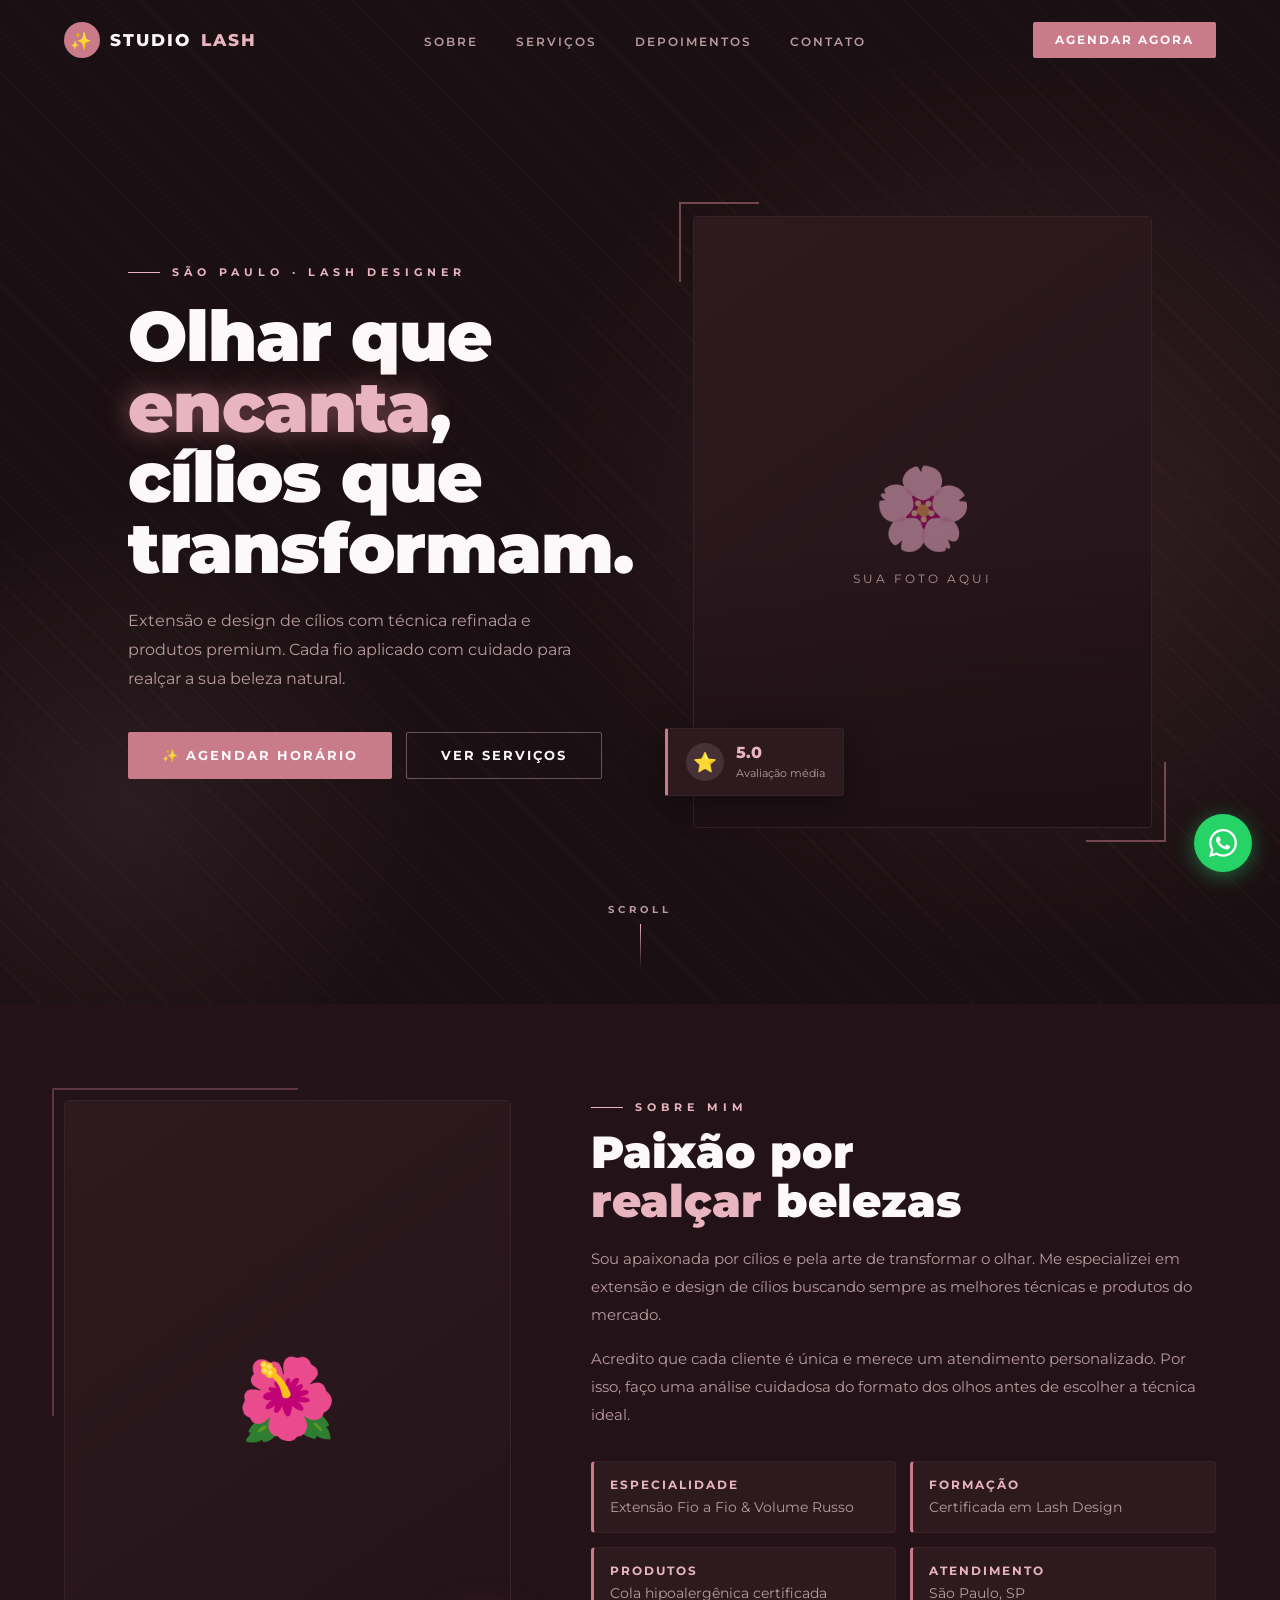
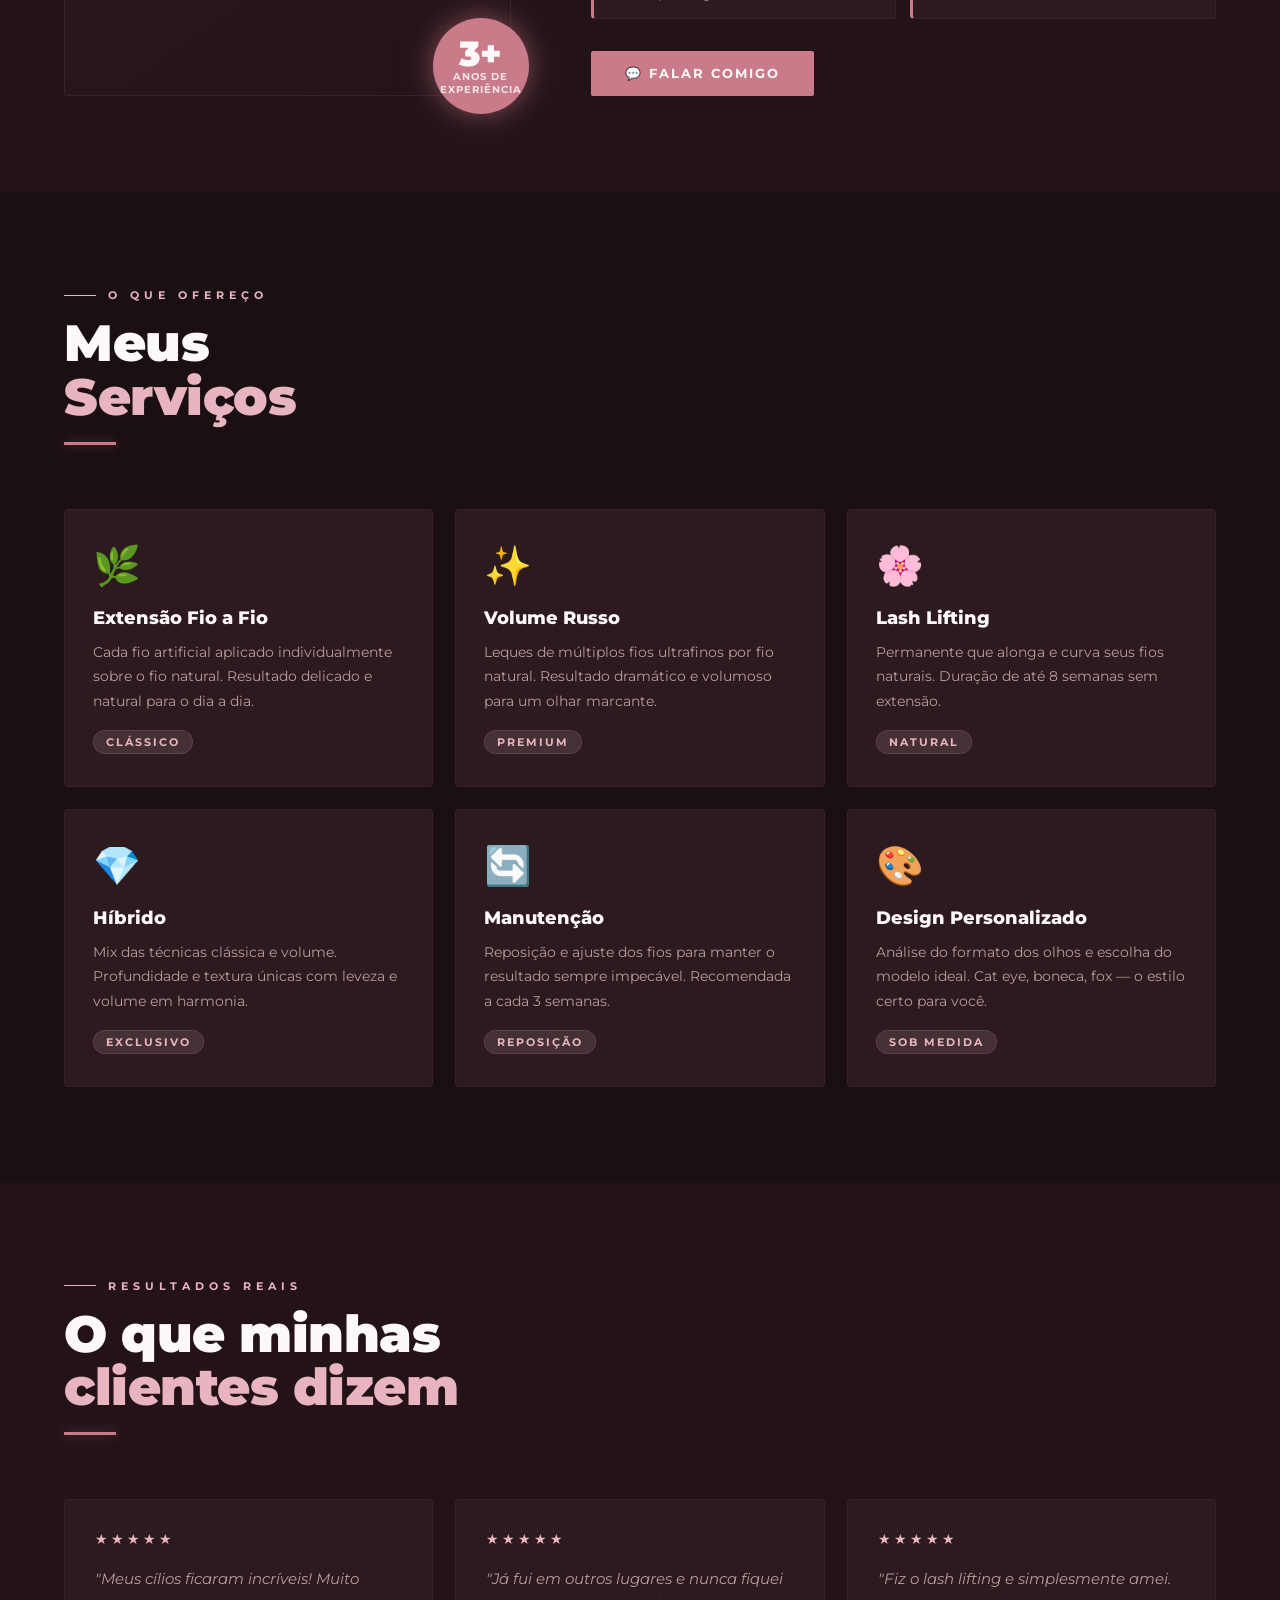
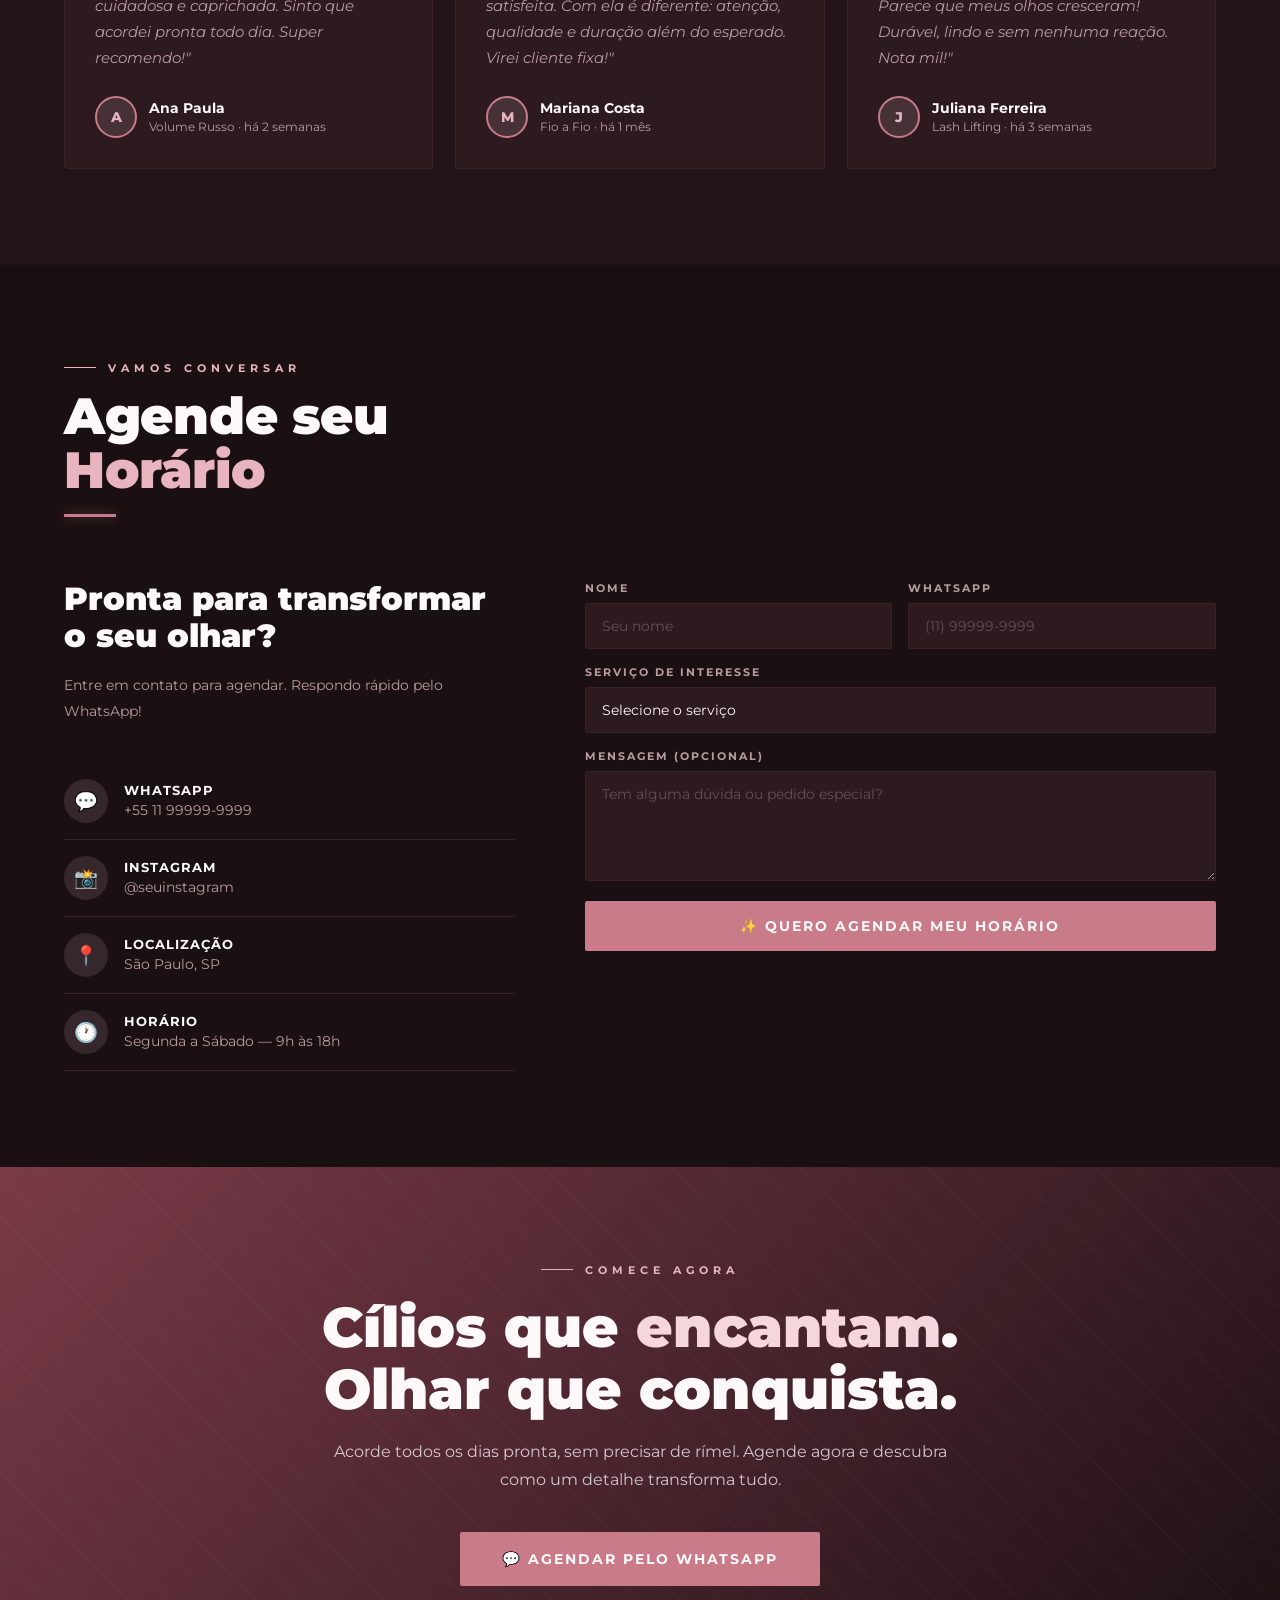
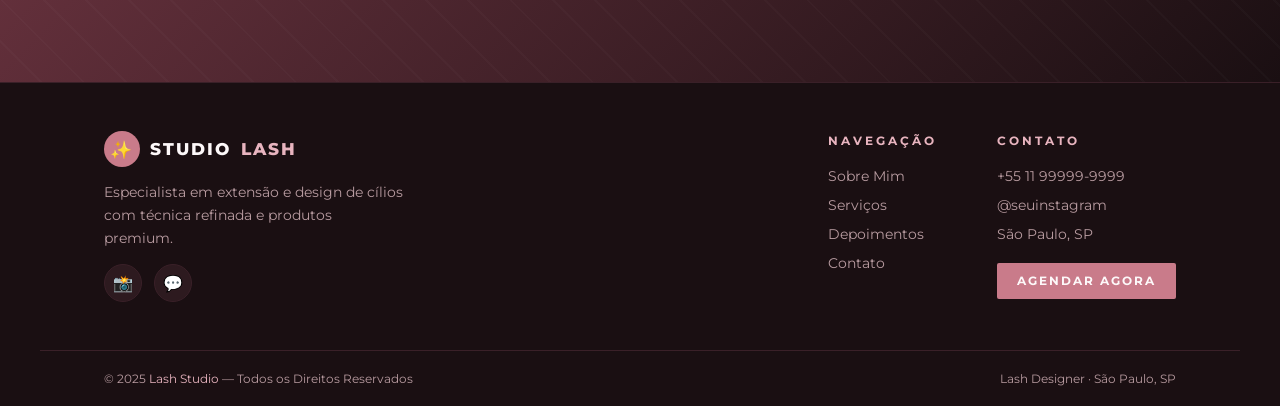
<file: projects/lash-studio/index.html>
<!DOCTYPE html>
<html lang="pt-BR">
<head>
<meta charset="UTF-8">
<meta name="viewport" content="width=device-width, initial-scale=1.0">
<meta name="description" content="Lash Designer — Extensão e design de cílios. Cílios perfeitos para realçar o seu olhar.">
<title>Lash Studio | Lash Designer</title>
<link rel="preconnect" href="https://fonts.googleapis.com">
<link href="https://fonts.googleapis.com/css2?family=Montserrat:wght@300;400;500;600;700;800;900&display=swap" rel="stylesheet">
<style>
  :root {
    --deep:      #1a0f12;
    --deep2:     #231318;
    --deep3:     #2d1a1f;
    --rose:      #c97b8a;
    --rose2:     #d98fa0;
    --blush:     #e8b4bf;
    --petal:     #f5d6dc;
    --petal-dim: rgba(245,214,220,0.12);
    --glow:      0 0 24px rgba(201,123,138,0.45), 0 0 48px rgba(201,123,138,0.18);
    --white:     #fdf8f9;
    --gray:      #b89ba0;
    --gray2:     #3a2028;
  }

  *, *::before, *::after { margin: 0; padding: 0; box-sizing: border-box; }
  html { scroll-behavior: smooth; }
  body {
    font-family: 'Montserrat', sans-serif;
    background: var(--deep);
    color: var(--white);
    overflow-x: hidden;
  }

  ::-webkit-scrollbar { width: 4px; }
  ::-webkit-scrollbar-track { background: var(--deep); }
  ::-webkit-scrollbar-thumb { background: var(--rose); border-radius: 2px; }

  /* BUTTONS */
  .btn {
    display: inline-flex;
    align-items: center;
    gap: 10px;
    padding: 15px 34px;
    font-family: 'Montserrat', sans-serif;
    font-size: 0.8rem;
    font-weight: 700;
    letter-spacing: 2px;
    text-transform: uppercase;
    text-decoration: none;
    border: none;
    cursor: pointer;
    transition: all 0.3s ease;
    border-radius: 2px;
  }
  .btn-primary { background: var(--rose); color: var(--white); }
  .btn-primary:hover { background: var(--blush); box-shadow: var(--glow); transform: translateY(-2px); color: var(--deep); }
  .btn-ghost { background: transparent; color: var(--white); border: 1px solid rgba(245,214,220,0.35); }
  .btn-ghost:hover { border-color: var(--blush); color: var(--blush); transform: translateY(-2px); }

  /* FLOAT WA */
  .float-wa {
    position: fixed;
    bottom: 28px; right: 28px;
    z-index: 9999;
    width: 58px; height: 58px;
    background: #25D366;
    border-radius: 50%;
    display: flex;
    align-items: center;
    justify-content: center;
    text-decoration: none;
    box-shadow: 0 4px 20px rgba(37,211,102,0.45);
    transition: all 0.3s ease;
    animation: wa-pulse 2.5s infinite;
  }
  .float-wa:hover { transform: scale(1.12); }
  .float-wa svg { width: 28px; height: 28px; fill: white; }
  @keyframes wa-pulse {
    0%, 100% { box-shadow: 0 4px 20px rgba(37,211,102,0.45); }
    50%       { box-shadow: 0 4px 40px rgba(37,211,102,0.75); }
  }

  /* NAV */
  nav {
    position: fixed;
    top: 0; left: 0; right: 0;
    z-index: 1000;
    padding: 22px 64px;
    display: flex;
    align-items: center;
    justify-content: space-between;
    transition: all 0.4s ease;
  }
  nav.scrolled {
    background: rgba(26,15,18,0.96);
    backdrop-filter: blur(20px);
    padding: 14px 64px;
    border-bottom: 1px solid rgba(201,123,138,0.15);
  }
  .nav-logo {
    font-size: 1.05rem;
    font-weight: 800;
    letter-spacing: 2px;
    color: var(--white);
    text-decoration: none;
    display: flex;
    align-items: center;
    gap: 10px;
  }
  .nav-logo-icon {
    width: 36px; height: 36px;
    background: var(--rose);
    border-radius: 50%;
    display: flex; align-items: center; justify-content: center;
    font-size: 1.1rem;
  }
  .nav-logo span { color: var(--blush); }
  .nav-links { display: flex; gap: 38px; list-style: none; }
  .nav-links a {
    font-size: 0.75rem; font-weight: 600;
    letter-spacing: 2px; text-transform: uppercase;
    color: var(--gray); text-decoration: none;
    transition: color 0.3s;
    position: relative;
  }
  .nav-links a::after {
    content: ''; position: absolute;
    bottom: -4px; left: 0;
    width: 0; height: 1px;
    background: var(--blush);
    transition: width 0.3s;
  }
  .nav-links a:hover { color: var(--blush); }
  .nav-links a:hover::after { width: 100%; }

  .hamburger { display: none; flex-direction: column; gap: 5px; cursor: pointer; background: none; border: none; padding: 4px; }
  .hamburger span { display: block; width: 24px; height: 2px; background: var(--white); border-radius: 2px; transition: all 0.3s; }

  .mobile-menu {
    display: none;
    position: fixed; inset: 0;
    background: rgba(26,15,18,0.98);
    z-index: 999;
    flex-direction: column;
    align-items: center; justify-content: center;
    gap: 36px;
  }
  .mobile-menu.open { display: flex; }
  .mobile-menu a { font-size: 1.5rem; font-weight: 700; letter-spacing: 3px; text-transform: uppercase; color: var(--white); text-decoration: none; transition: color 0.3s; }
  .mobile-menu a:hover { color: var(--blush); }
  .mobile-close { position: absolute; top: 24px; right: 28px; background: none; border: none; color: var(--gray); font-size: 1.8rem; cursor: pointer; }

  /* SECTIONS */
  section { padding: 96px 64px; }
  .container { max-width: 1200px; margin: 0 auto; }
  .section-header { margin-bottom: 64px; }
  .section-label {
    font-size: 0.7rem; font-weight: 700;
    letter-spacing: 5px; color: var(--blush);
    text-transform: uppercase; margin-bottom: 14px;
    display: flex; align-items: center; gap: 12px;
  }
  .section-label::before { content: ''; display: block; width: 32px; height: 1px; background: var(--blush); flex-shrink: 0; }
  .section-title { font-size: clamp(2rem, 4vw, 3.2rem); font-weight: 900; line-height: 1.05; letter-spacing: -0.5px; }
  .section-title em { font-style: normal; color: var(--blush); }
  .section-line { width: 52px; height: 3px; background: var(--rose); margin-top: 18px; box-shadow: 0 0 12px rgba(201,123,138,0.45); }

  /* FADE-UP */
  .fade-up { opacity: 0; transform: translateY(28px); transition: opacity 0.7s ease, transform 0.7s ease; }
  .fade-up.in-view { opacity: 1; transform: none; }

  /* HERO */
  #hero {
    min-height: 100vh;
    position: relative;
    display: flex; align-items: center;
    overflow: hidden;
    background: var(--deep);
  }
  .hero-glow {
    position: absolute; inset: 0;
    background:
      radial-gradient(ellipse 60% 70% at 80% 50%, rgba(201,123,138,0.14) 0%, transparent 65%),
      radial-gradient(ellipse 40% 50% at 10% 80%, rgba(232,180,191,0.08) 0%, transparent 60%);
  }
  .hero-pattern {
    position: absolute; inset: 0;
    background-image: repeating-linear-gradient(45deg, transparent, transparent 28px, rgba(201,123,138,0.03) 28px, rgba(201,123,138,0.03) 30px);
  }
  .hero-inner {
    position: relative; z-index: 2;
    width: 100%; max-width: 1360px;
    margin: 0 auto;
    padding: 120px 64px 80px;
    display: grid; grid-template-columns: 1fr 1fr;
    align-items: center; gap: 60px;
  }
  .hero-eyebrow {
    font-size: 0.7rem; font-weight: 700;
    letter-spacing: 5px; color: var(--blush);
    text-transform: uppercase; margin-bottom: 22px;
    display: flex; align-items: center; gap: 12px;
    opacity: 0; animation: fade-up 0.9s 0.1s ease forwards;
  }
  .hero-eyebrow::before { content: ''; display: block; width: 32px; height: 1px; background: var(--blush); }
  .hero-title {
    font-size: clamp(2.8rem, 5.5vw, 5rem);
    font-weight: 900; line-height: 1.0; letter-spacing: -1px;
    margin-bottom: 24px;
    opacity: 0; animation: fade-up 0.9s 0.25s ease forwards;
  }
  .hero-title em { font-style: normal; color: var(--blush); text-shadow: var(--glow); }
  .hero-subtitle {
    font-size: 1rem; color: var(--gray); line-height: 1.8;
    max-width: 460px; margin-bottom: 38px;
    opacity: 0; animation: fade-up 0.9s 0.4s ease forwards;
  }
  .hero-btns {
    display: flex; flex-wrap: wrap; gap: 14px;
    opacity: 0; animation: fade-up 0.9s 0.55s ease forwards;
  }
  .hero-visual {
    position: relative; display: flex; justify-content: center;
    opacity: 0; animation: fade-left 1s 0.3s ease forwards;
  }
  .hero-photo-wrap { position: relative; width: 100%; max-width: 480px; }
  .hero-corner { position: absolute; top: -14px; left: -14px; width: 80px; height: 80px; border-left: 2px solid var(--rose); border-top: 2px solid var(--rose); opacity: 0.5; }
  .hero-corner-br { position: absolute; bottom: -14px; right: -14px; width: 80px; height: 80px; border-right: 2px solid var(--rose); border-bottom: 2px solid var(--rose); opacity: 0.5; }
  .hero-photo-bg {
    width: 100%; aspect-ratio: 3/4;
    background: linear-gradient(145deg, var(--deep3), var(--deep2));
    border-radius: 4px; overflow: hidden;
    position: relative; border: 1px solid var(--gray2);
  }
  .hero-photo-bg img { width: 100%; height: 100%; object-fit: cover; object-position: top center; display: block; }
  .hero-photo-bg::after { content: ''; position: absolute; inset: 0; background: linear-gradient(to bottom, transparent 55%, rgba(26,15,18,0.7) 100%); }
  .hero-placeholder {
    width: 100%; height: 100%;
    display: flex; flex-direction: column;
    align-items: center; justify-content: center;
    background: linear-gradient(145deg, #2d1a1f, #231318); gap: 16px;
  }
  .hero-placeholder span:first-child { font-size: 5rem; opacity: 0.5; }
  .hero-placeholder span:last-child { font-size: 0.72rem; letter-spacing: 3px; color: var(--gray); text-transform: uppercase; }
  .hero-badge {
    position: absolute; bottom: 32px; left: -28px;
    background: var(--deep3);
    border: 1px solid var(--gray2); border-left: 3px solid var(--rose);
    padding: 14px 18px;
    display: flex; align-items: center; gap: 12px;
    border-radius: 2px; backdrop-filter: blur(10px);
    box-shadow: 0 8px 32px rgba(0,0,0,0.4);
  }
  .hero-badge-icon { width: 38px; height: 38px; background: var(--petal-dim); border-radius: 50%; display: flex; align-items: center; justify-content: center; font-size: 1.2rem; }
  .hero-badge-text strong { font-size: 1rem; font-weight: 800; color: var(--blush); display: block; }
  .hero-badge-text span { font-size: 0.7rem; color: var(--gray); }

  .scroll-cue {
    position: absolute; bottom: 36px; left: 50%;
    transform: translateX(-50%);
    display: flex; flex-direction: column; align-items: center; gap: 8px;
    animation: bounce 2s infinite;
  }
  .scroll-cue span { font-size: 0.65rem; font-weight: 700; letter-spacing: 4px; color: var(--gray); text-transform: uppercase; }
  .scroll-line { width: 1px; height: 44px; background: linear-gradient(to bottom, var(--blush), transparent); }

  @keyframes fade-up { from { opacity: 0; transform: translateY(30px); } to { opacity: 1; transform: translateY(0); } }
  @keyframes fade-left { from { opacity: 0; transform: translateX(40px); } to { opacity: 1; transform: translateX(0); } }
  @keyframes bounce { 0%, 100% { transform: translateX(-50%) translateY(0); } 50% { transform: translateX(-50%) translateY(8px); } }

  /* SOBRE */
  #sobre { background: var(--deep2); }
  .sobre-grid { display: grid; grid-template-columns: 5fr 7fr; gap: 80px; align-items: center; }
  .sobre-img-wrap { position: relative; }
  .sobre-img { width: 100%; aspect-ratio: 3/4; background: var(--deep3); border-radius: 4px; overflow: hidden; border: 1px solid var(--gray2); }
  .sobre-img img { width: 100%; height: 100%; object-fit: cover; object-position: top center; display: block; }
  .sobre-img-placeholder { width: 100%; height: 100%; display: flex; align-items: center; justify-content: center; background: linear-gradient(145deg, #2d1a1f, #231318); font-size: 5rem; }
  .sobre-accent { position: absolute; top: -12px; left: -12px; width: 55%; height: 55%; border-left: 2px solid var(--rose); border-top: 2px solid var(--rose); opacity: 0.35; border-radius: 2px 0 0 0; }
  .sobre-years-badge {
    position: absolute; bottom: -18px; right: -18px;
    width: 96px; height: 96px;
    background: var(--rose); border-radius: 50%;
    display: flex; flex-direction: column; align-items: center; justify-content: center;
    box-shadow: var(--glow);
  }
  .sobre-years-badge strong { font-size: 2.2rem; font-weight: 900; color: var(--white); line-height: 1; }
  .sobre-years-badge span { font-size: 0.6rem; font-weight: 700; color: rgba(255,255,255,0.8); letter-spacing: 1px; text-transform: uppercase; text-align: center; line-height: 1.3; }
  .sobre-content h2 { font-size: clamp(1.8rem, 3.5vw, 2.8rem); font-weight: 900; line-height: 1.1; margin-bottom: 18px; }
  .sobre-content h2 em { font-style: normal; color: var(--blush); }
  .sobre-content p { font-size: 0.95rem; color: var(--gray); line-height: 1.85; margin-bottom: 16px; }
  .sobre-info-grid { display: grid; grid-template-columns: 1fr 1fr; gap: 14px; margin: 32px 0; }
  .sobre-info-item { padding: 16px; background: var(--deep3); border-radius: 4px; border: 1px solid var(--gray2); border-left: 3px solid var(--rose); }
  .sobre-info-item strong { display: block; font-size: 0.72rem; letter-spacing: 2px; text-transform: uppercase; color: var(--blush); margin-bottom: 5px; }
  .sobre-info-item span { font-size: 0.88rem; color: var(--gray); }

  /* SERVIÇOS */
  #servicos { background: var(--deep); }
  .servicos-grid { display: grid; grid-template-columns: repeat(3, 1fr); gap: 22px; }
  .servico-card {
    background: var(--deep3); border: 1px solid var(--gray2);
    padding: 32px 28px; border-radius: 4px;
    position: relative; transition: all 0.3s ease; overflow: hidden;
  }
  .servico-card::before { content: ''; position: absolute; top: 0; left: 0; right: 0; height: 2px; background: var(--rose); transform: scaleX(0); transform-origin: left; transition: transform 0.4s ease; }
  .servico-card:hover { border-color: rgba(201,123,138,0.4); transform: translateY(-5px); box-shadow: 0 16px 48px rgba(0,0,0,0.4); }
  .servico-card:hover::before { transform: scaleX(1); }
  .servico-icon { font-size: 2.4rem; margin-bottom: 18px; display: block; }
  .servico-title { font-size: 1.1rem; font-weight: 800; color: var(--white); margin-bottom: 12px; }
  .servico-desc { font-size: 0.88rem; color: var(--gray); line-height: 1.75; }
  .servico-tag { display: inline-block; margin-top: 16px; padding: 4px 12px; background: var(--petal-dim); border: 1px solid rgba(201,123,138,0.2); border-radius: 20px; font-size: 0.7rem; font-weight: 700; letter-spacing: 2px; color: var(--blush); text-transform: uppercase; }

  /* DEPOIMENTOS */
  #depoimentos { background: var(--deep2); }
  .dep-grid { display: grid; grid-template-columns: repeat(3, 1fr); gap: 22px; }
  .dep-card { background: var(--deep3); border: 1px solid var(--gray2); padding: 30px; border-radius: 4px; transition: border-color 0.3s; }
  .dep-card:hover { border-color: rgba(201,123,138,0.3); }
  .dep-stars { display: flex; gap: 3px; margin-bottom: 18px; }
  .dep-stars span { color: var(--blush); font-size: 0.9rem; }
  .dep-quote { font-size: 0.92rem; color: var(--gray); line-height: 1.8; margin-bottom: 24px; font-style: italic; }
  .dep-author { display: flex; align-items: center; gap: 12px; }
  .dep-avatar { width: 42px; height: 42px; background: var(--petal-dim); border-radius: 50%; border: 2px solid var(--rose); display: flex; align-items: center; justify-content: center; font-weight: 800; font-size: 0.9rem; color: var(--blush); flex-shrink: 0; }
  .dep-name { font-size: 0.88rem; font-weight: 700; color: var(--white); }
  .dep-meta { font-size: 0.75rem; color: var(--gray); margin-top: 2px; }

  /* CONTATO */
  #contato { background: var(--deep); }
  .contato-grid { display: grid; grid-template-columns: 5fr 7fr; gap: 70px; align-items: start; }
  .contato-info h3 { font-size: 2rem; font-weight: 900; line-height: 1.15; margin-bottom: 18px; }
  .contato-info p { font-size: 0.9rem; color: var(--gray); line-height: 1.8; margin-bottom: 38px; }
  .contato-item { display: flex; align-items: center; gap: 16px; padding: 16px 0; border-bottom: 1px solid var(--gray2); text-decoration: none; color: inherit; transition: color 0.3s; }
  .contato-item:hover { color: var(--blush); }
  .contato-icon { width: 44px; height: 44px; background: var(--petal-dim); border-radius: 50%; display: flex; align-items: center; justify-content: center; font-size: 1.2rem; flex-shrink: 0; }
  .contato-item-text strong { font-size: 0.82rem; font-weight: 700; display: block; text-transform: uppercase; letter-spacing: 1px; color: var(--white); margin-bottom: 2px; }
  .contato-item-text span { font-size: 0.88rem; color: var(--gray); }

  /* FORM */
  .form-row { display: grid; grid-template-columns: 1fr 1fr; gap: 16px; }
  .form-group { margin-bottom: 16px; }
  .form-group label { display: block; font-size: 0.7rem; font-weight: 700; letter-spacing: 2px; text-transform: uppercase; color: var(--gray); margin-bottom: 8px; }
  .form-group input, .form-group select, .form-group textarea { width: 100%; background: var(--deep3); border: 1px solid var(--gray2); border-radius: 2px; padding: 13px 16px; font-family: 'Montserrat', sans-serif; font-size: 0.88rem; color: var(--white); outline: none; transition: border-color 0.3s; appearance: none; }
  .form-group input::placeholder, .form-group textarea::placeholder { color: rgba(184,155,160,0.4); }
  .form-group input:focus, .form-group select:focus, .form-group textarea:focus { border-color: var(--rose); }
  .form-group textarea { min-height: 110px; resize: vertical; }
  .form-group select { cursor: pointer; }
  .form-group select option { background: var(--deep3); }

  /* CTA FINAL */
  #cta-final {
    background: linear-gradient(135deg, #7a3a48 0%, var(--deep) 100%);
    padding: 96px 64px; text-align: center;
    position: relative; overflow: hidden;
  }
  #cta-final::before { content: ''; position: absolute; inset: 0; background-image: repeating-linear-gradient(45deg, transparent, transparent 28px, rgba(255,255,255,0.02) 28px, rgba(255,255,255,0.02) 30px); }
  .cta-content { position: relative; z-index: 1; max-width: 640px; margin: 0 auto; }
  .cta-title { font-size: clamp(2rem, 4.5vw, 3.5rem); font-weight: 900; line-height: 1.1; margin-bottom: 18px; }
  .cta-title em { font-style: normal; color: var(--petal); }
  .cta-text { font-size: 1rem; color: rgba(255,255,255,0.75); line-height: 1.75; margin-bottom: 38px; }

  /* FOOTER */
  footer { background: var(--deep); border-top: 1px solid var(--gray2); }
  .footer-inner {
    max-width: 1200px; margin: 0 auto;
    padding: 48px 64px;
    display: flex; align-items: center; justify-content: space-between;
    flex-wrap: wrap; gap: 24px;
  }
  .footer-brand-wrap { display: flex; flex-direction: column; gap: 14px; }
  .footer-tagline { font-size: 0.85rem; color: var(--gray); max-width: 300px; line-height: 1.7; }
  .footer-socials { display: flex; gap: 12px; }
  .footer-socials a { width: 38px; height: 38px; background: var(--deep3); border: 1px solid var(--gray2); border-radius: 50%; display: flex; align-items: center; justify-content: center; font-size: 1rem; text-decoration: none; transition: all 0.3s; }
  .footer-socials a:hover { border-color: var(--rose); background: var(--petal-dim); }
  .footer-links-wrap { display: flex; gap: 60px; }
  .footer-col h4 { font-size: 0.72rem; font-weight: 700; letter-spacing: 3px; text-transform: uppercase; color: var(--blush); margin-bottom: 18px; }
  .footer-links { list-style: none; display: flex; flex-direction: column; gap: 10px; }
  .footer-links a { font-size: 0.87rem; color: var(--gray); text-decoration: none; transition: color 0.3s; }
  .footer-links a:hover { color: var(--blush); }
  .footer-bottom { max-width: 1200px; margin: 0 auto; padding: 20px 64px; border-top: 1px solid var(--gray2); display: flex; justify-content: space-between; align-items: center; flex-wrap: wrap; gap: 10px; }
  .footer-copy { font-size: 0.78rem; color: var(--gray); }
  .footer-copy span { color: var(--blush); }

  /* =============================================
     RESPONSIVO — todos os dispositivos
     ============================================= */

  /* Botão fixo de agendamento no mobile */
  .mobile-cta-bar {
    display: none;
    position: fixed;
    bottom: 0; left: 0; right: 0;
    z-index: 998;
    background: var(--deep);
    border-top: 1px solid var(--gray2);
    padding: 12px 16px;
    padding-bottom: calc(12px + env(safe-area-inset-bottom));
  }
  .mobile-cta-bar a {
    display: flex; align-items: center; justify-content: center;
    gap: 10px;
    background: var(--rose); color: var(--white);
    font-family: 'Montserrat', sans-serif;
    font-size: 0.82rem; font-weight: 700;
    letter-spacing: 2px; text-transform: uppercase;
    text-decoration: none;
    padding: 14px;
    border-radius: 2px;
    width: 100%;
    transition: background 0.3s;
  }
  .mobile-cta-bar a:hover { background: var(--blush); color: var(--deep); }

  /* ── WIDESCREEN (>1400px) ── */
  @media (min-width: 1400px) {
    .hero-inner { padding: 140px 80px 100px; }
    .hero-title { font-size: 5.5rem; }
    section { padding: 112px 80px; }
    .container { max-width: 1360px; }
  }

  /* ── LARGE DESKTOP (1200–1399px) ── já é o padrão base */

  /* ── TABLET LANDSCAPE / SMALL DESKTOP (1025–1199px) ── */
  @media (max-width: 1199px) and (min-width: 1025px) {
    .hero-inner { padding: 120px 48px 80px; gap: 48px; }
    .servicos-grid { grid-template-columns: repeat(3, 1fr); }
  }

  /* ── TABLET PORTRAIT (769–1024px) ── */
  @media (max-width: 1024px) {
    nav { padding: 20px 24px; }
    nav.scrolled { padding: 14px 24px; }
    .nav-links { display: none; }
    .nav-cta-btn { display: none; }
    .hamburger { display: flex; }
    section { padding: 72px 32px; }
    #cta-final { padding: 72px 32px; }
    .hero-inner { padding: 110px 32px 60px; gap: 40px; }
    .servicos-grid { grid-template-columns: repeat(2, 1fr); }
    .dep-grid { grid-template-columns: repeat(2, 1fr); }
    .footer-inner { padding: 40px 32px; }
    .footer-bottom { padding: 18px 32px; }
    .footer-links-wrap { gap: 32px; }
    /* Botão fixo aparece no tablet também */
    .mobile-cta-bar { display: block; }
    /* Espaço para o botão fixo não sobrepor conteúdo */
    body { padding-bottom: 72px; }
  }

  /* ── MOBILE LANDSCAPE (568–768px, orientação horizontal) ── */
  @media (max-width: 768px) and (orientation: landscape) {
    #hero { min-height: auto; }
    .hero-inner { padding: 80px 24px 40px; grid-template-columns: 1fr 1fr; gap: 24px; }
    .hero-visual { order: 0; }
    .hero-photo-wrap { max-width: 200px; }
    .hero-title { font-size: clamp(1.8rem, 5vw, 2.4rem); }
    .hero-mini-stats { gap: 16px; margin-top: 24px; padding-top: 20px; }
    .scroll-cue { display: none; }
  }

  /* ── MOBILE PORTRAIT (≤768px) ── */
  @media (max-width: 768px) {
    section { padding: 56px 20px; }
    #cta-final { padding: 56px 20px; }

    /* Hero */
    .hero-inner { grid-template-columns: 1fr; padding: 100px 20px 48px; gap: 28px; }
    .hero-visual { order: -1; }
    .hero-photo-wrap { max-width: 260px; margin: 0 auto; }
    .hero-badge { left: -8px; padding: 10px 14px; }
    .hero-badge-text strong { font-size: 0.88rem; }
    .hero-badge-text span { font-size: 0.65rem; }
    .hero-title { font-size: clamp(2.2rem, 9vw, 3rem); }
    .hero-subtitle { font-size: 0.9rem; }
    .hero-btns { flex-direction: column; }
    .btn { width: 100%; justify-content: center; }

    /* Sobre */
    .sobre-grid { grid-template-columns: 1fr; gap: 40px; }
    .sobre-img-wrap { max-width: 260px; margin: 0 auto; }
    .sobre-info-grid { grid-template-columns: 1fr 1fr; }

    /* Serviços */
    .servicos-grid { grid-template-columns: 1fr 1fr; gap: 14px; }

    /* Depoimentos */
    .dep-grid { grid-template-columns: 1fr; gap: 14px; }

    /* Contato */
    .contato-grid { grid-template-columns: 1fr; gap: 36px; }
    .form-row { grid-template-columns: 1fr; }

    /* Footer */
    .footer-inner { padding: 32px 20px; flex-direction: column; align-items: flex-start; }
    .footer-links-wrap { flex-direction: column; gap: 28px; }
    .footer-bottom { padding: 16px 20px; flex-direction: column; text-align: center; }
  }

  /* ── CELULAR PEQUENO — iPhone SE, Moto G (≤430px) ── */
  @media (max-width: 430px) {
    nav { padding: 14px 16px; }
    nav.scrolled { padding: 10px 16px; }
    .nav-logo { font-size: 0.9rem; }
    .nav-logo-icon { width: 30px; height: 30px; font-size: 0.95rem; }

    section { padding: 48px 16px; }
    #cta-final { padding: 48px 16px; }

    .hero-inner { padding: 88px 16px 40px; gap: 24px; }
    .hero-photo-wrap { max-width: 220px; }
    .hero-corner { width: 56px; height: 56px; top: -10px; left: -10px; }
    .hero-corner-br { width: 56px; height: 56px; bottom: -10px; right: -10px; }
    .hero-badge { left: -6px; padding: 8px 12px; gap: 8px; }
    .hero-badge-icon { width: 30px; height: 30px; font-size: 0.9rem; }
    .hero-title { font-size: clamp(1.9rem, 10vw, 2.6rem); }
    .hero-subtitle { font-size: 0.88rem; }

    .section-title { font-size: clamp(1.6rem, 8vw, 2.2rem); }
    .section-label { font-size: 0.65rem; letter-spacing: 3px; }

    .sobre-img-wrap { max-width: 210px; }
    .sobre-years-badge { width: 70px; height: 70px; bottom: -10px; right: -10px; }
    .sobre-years-badge strong { font-size: 1.5rem; }
    .sobre-years-badge span { font-size: 0.55rem; }
    .sobre-info-grid { grid-template-columns: 1fr; }
    .sobre-content h2 { font-size: 1.7rem; }

    .servicos-grid { grid-template-columns: 1fr; gap: 12px; }
    .servico-card { padding: 24px 20px; }

    .dep-card { padding: 22px 18px; }

    .contato-info h3 { font-size: 1.5rem; }

    .float-wa { width: 50px; height: 50px; bottom: 80px; right: 16px; }
    .float-wa svg { width: 24px; height: 24px; }

    .footer-inner { padding: 28px 16px; }
    .footer-bottom { padding: 14px 16px; font-size: 0.72rem; }
  }

  /* ── MUITO PEQUENO — iPhone SE 1ª gen, Galaxy A (≤375px) ── */
  @media (max-width: 375px) {
    .hero-title { font-size: 1.8rem; }
    .hero-photo-wrap { max-width: 190px; }
    .hero-badge { display: none; }
    .section-title { font-size: 1.5rem; }
    .sobre-img-wrap { max-width: 180px; }
    .sobre-years-badge { width: 62px; height: 62px; }
    .sobre-years-badge strong { font-size: 1.3rem; }
    .servico-card { padding: 20px 16px; }
    .btn { font-size: 0.75rem; padding: 13px 20px; letter-spacing: 1.5px; }
  }

  /* ── MINÚSCULO — Galaxy Fold fechado, telas <320px ── */
  @media (max-width: 320px) {
    nav { padding: 12px 12px; }
    .nav-logo { font-size: 0.82rem; gap: 6px; }
    .nav-logo-icon { width: 26px; height: 26px; font-size: 0.8rem; }
    section { padding: 40px 12px; }
    .hero-inner { padding: 76px 12px 36px; }
    .hero-photo-wrap { max-width: 160px; }
    .hero-title { font-size: 1.6rem; line-height: 1.1; }
    .hero-eyebrow { font-size: 0.6rem; letter-spacing: 2px; }
    .hero-subtitle { font-size: 0.82rem; }
    .section-title { font-size: 1.35rem; }
    .sobre-content h2 { font-size: 1.4rem; }
    .servico-icon { font-size: 1.8rem; }
    .servico-title { font-size: 0.95rem; }
    .dep-quote { font-size: 0.85rem; }
    .contato-info h3 { font-size: 1.3rem; }
    .float-wa { width: 44px; height: 44px; bottom: 76px; right: 12px; }
    .mobile-cta-bar a { font-size: 0.75rem; padding: 12px; }
  }

  /* ── IMPRESSÃO ── */
  @media print {
    nav, .float-wa, .mobile-cta-bar, .scroll-cue, .hero-glow, .hero-pattern { display: none !important; }
    body { background: white; color: black; padding-bottom: 0; }
    section { padding: 32px 24px; break-inside: avoid; }
    .hero-inner { grid-template-columns: 1fr; }
    .sobre-grid, .contato-grid { grid-template-columns: 1fr; }
    .btn { border: 1px solid #333; }
  }
</style>
</head>
<body>

<!-- BOTÃO FIXO MOBILE -->
<div class="mobile-cta-bar">
  <a href="https://wa.me/5511999999999?text=Ol%C3%A1!%20Vi%20seu%20site%20e%20quero%20agendar%20um%20hor%C3%A1rio." target="_blank" rel="noopener">
    ✨ AGENDAR PELO WHATSAPP
  </a>
</div>

<!-- ⚠️ SUBSTITUA o número pelo WhatsApp real -->
<a class="float-wa" href="https://wa.me/5511999999999?text=Ol%C3%A1!%20Vi%20seu%20site%20e%20quero%20agendar%20um%20hor%C3%A1rio." target="_blank" rel="noopener" aria-label="WhatsApp">
  <svg viewBox="0 0 24 24"><path d="M17.472 14.382c-.297-.149-1.758-.867-2.03-.967-.273-.099-.471-.148-.67.15-.197.297-.767.966-.94 1.164-.173.199-.347.223-.644.075-.297-.15-1.255-.463-2.39-1.475-.883-.788-1.48-1.761-1.653-2.059-.173-.297-.018-.458.13-.606.134-.133.298-.347.446-.52.149-.174.198-.298.298-.497.099-.198.05-.371-.025-.52-.075-.149-.669-1.612-.916-2.207-.242-.579-.487-.5-.669-.51-.173-.008-.371-.01-.57-.01-.198 0-.52.074-.792.372-.272.297-1.04 1.016-1.04 2.479 0 1.462 1.065 2.875 1.213 3.074.149.198 2.096 3.2 5.077 4.487.709.306 1.262.489 1.694.625.712.227 1.36.195 1.871.118.571-.085 1.758-.719 2.006-1.413.248-.694.248-1.289.173-1.413-.074-.124-.272-.198-.57-.347m-5.421 7.403h-.004a9.87 9.87 0 01-5.031-1.378l-.361-.214-3.741.982.998-3.648-.235-.374a9.86 9.86 0 01-1.51-5.26c.001-5.45 4.436-9.884 9.888-9.884 2.64 0 5.122 1.03 6.988 2.898a9.825 9.825 0 012.893 6.994c-.003 5.45-4.437 9.884-9.885 9.884m8.413-18.297A11.815 11.815 0 0012.05 0C5.495 0 .16 5.335.157 11.892c0 2.096.547 4.142 1.588 5.945L.057 24l6.305-1.654a11.882 11.882 0 005.683 1.448h.005c6.554 0 11.89-5.335 11.893-11.893a11.821 11.821 0 00-3.48-8.413Z"/></svg>
</a>

<!-- NAV -->
<nav id="navbar">
  <a href="#hero" class="nav-logo">
    <div class="nav-logo-icon">✨</div>
    STUDIO <span>LASH</span>
  </a>
  <ul class="nav-links">
    <li><a href="#sobre">Sobre</a></li>
    <li><a href="#servicos">Serviços</a></li>
    <li><a href="#depoimentos">Depoimentos</a></li>
    <li><a href="#contato">Contato</a></li>
  </ul>
  <a href="https://wa.me/5511999999999" target="_blank" class="btn btn-primary nav-cta-btn" style="font-size:0.72rem;padding:11px 22px;">Agendar Agora</a>
  <button class="hamburger" id="hamburger" aria-label="Menu">
    <span></span><span></span><span></span>
  </button>
</nav>

<div class="mobile-menu" id="mobileMenu">
  <button class="mobile-close" id="mobileClose">✕</button>
  <a href="#sobre" class="mobile-link">Sobre</a>
  <a href="#servicos" class="mobile-link">Serviços</a>
  <a href="#depoimentos" class="mobile-link">Depoimentos</a>
  <a href="#contato" class="mobile-link">Contato</a>
  <a href="https://wa.me/5511999999999" target="_blank" class="btn btn-primary" style="margin-top:10px">Falar no WhatsApp</a>
</div>

<!-- HERO -->
<section id="hero">
  <div class="hero-glow"></div>
  <div class="hero-pattern"></div>
  <div class="hero-inner">
    <div class="hero-content">
      <div class="hero-eyebrow">São Paulo · Lash Designer</div>
      <h1 class="hero-title">
        Olhar que<br><em>encanta</em>,<br>cílios que<br>transformam.
      </h1>
      <p class="hero-subtitle">
        Extensão e design de cílios com técnica refinada e produtos premium. Cada fio aplicado com cuidado para realçar a sua beleza natural.
      </p>
      <div class="hero-btns">
        <a href="https://wa.me/5511999999999?text=Ol%C3%A1!%20Vi%20seu%20site%20e%20quero%20agendar." target="_blank" class="btn btn-primary">✨ Agendar Horário</a>
        <a href="#servicos" class="btn btn-ghost">Ver Serviços</a>
      </div>
    </div>
    <div class="hero-visual">
      <div class="hero-photo-wrap">
        <div class="hero-corner"></div>
        <div class="hero-corner-br"></div>
        <!-- ⚠️ SUBSTITUA pela foto: <img src="sua-foto.jpg" alt="[Nome]"> -->
        <div class="hero-photo-bg">
          <div class="hero-placeholder">
            <span>🌸</span>
            <span>Sua foto aqui</span>
          </div>
        </div>
        <div class="hero-badge">
          <div class="hero-badge-icon">⭐</div>
          <div class="hero-badge-text">
            <strong>5.0</strong>
            <span>Avaliação média</span>
          </div>
        </div>
      </div>
    </div>
  </div>
  <div class="scroll-cue">
    <span>Scroll</span>
    <div class="scroll-line"></div>
  </div>
</section>

<!-- SOBRE -->
<section id="sobre">
  <div class="container">
    <div class="sobre-grid">
      <div class="sobre-img-wrap fade-up">
        <div class="sobre-accent"></div>
        <div class="sobre-img">
          <!-- ⚠️ SUBSTITUA pela foto -->
          <div class="sobre-img-placeholder">🌺</div>
        </div>
        <div class="sobre-years-badge">
          <strong>3+</strong>
          <span>anos de experiência</span>
        </div>
      </div>
      <div class="sobre-content fade-up" style="transition-delay:0.15s">
        <div class="section-label">Sobre mim</div>
        <h2>Paixão por<br><em>realçar</em> belezas</h2>
        <!-- ⚠️ Substitua pelos textos reais -->
        <p>Sou apaixonada por cílios e pela arte de transformar o olhar. Me especializei em extensão e design de cílios buscando sempre as melhores técnicas e produtos do mercado.</p>
        <p>Acredito que cada cliente é única e merece um atendimento personalizado. Por isso, faço uma análise cuidadosa do formato dos olhos antes de escolher a técnica ideal.</p>
        <div class="sobre-info-grid">
          <div class="sobre-info-item">
            <strong>Especialidade</strong>
            <span>Extensão Fio a Fio & Volume Russo</span>
          </div>
          <div class="sobre-info-item">
            <strong>Formação</strong>
            <span>Certificada em Lash Design</span>
          </div>
          <div class="sobre-info-item">
            <strong>Produtos</strong>
            <span>Cola hipoalergênica certificada</span>
          </div>
          <div class="sobre-info-item">
            <strong>Atendimento</strong>
            <span>São Paulo, SP</span>
          </div>
        </div>
        <a href="https://wa.me/5511999999999" target="_blank" class="btn btn-primary">💬 Falar Comigo</a>
      </div>
    </div>
  </div>
</section>

<!-- SERVIÇOS -->
<section id="servicos">
  <div class="container">
    <div class="section-header fade-up">
      <div class="section-label">O que ofereço</div>
      <h2 class="section-title">Meus<br><em>Serviços</em></h2>
      <div class="section-line"></div>
    </div>
    <div class="servicos-grid">
      <div class="servico-card fade-up">
        <span class="servico-icon">🌿</span>
        <div class="servico-title">Extensão Fio a Fio</div>
        <p class="servico-desc">Cada fio artificial aplicado individualmente sobre o fio natural. Resultado delicado e natural para o dia a dia.</p>
        <span class="servico-tag">Clássico</span>
      </div>
      <div class="servico-card fade-up" style="transition-delay:0.1s">
        <span class="servico-icon">✨</span>
        <div class="servico-title">Volume Russo</div>
        <p class="servico-desc">Leques de múltiplos fios ultrafinos por fio natural. Resultado dramático e volumoso para um olhar marcante.</p>
        <span class="servico-tag">Premium</span>
      </div>
      <div class="servico-card fade-up" style="transition-delay:0.2s">
        <span class="servico-icon">🌸</span>
        <div class="servico-title">Lash Lifting</div>
        <p class="servico-desc">Permanente que alonga e curva seus fios naturais. Duração de até 8 semanas sem extensão.</p>
        <span class="servico-tag">Natural</span>
      </div>
      <div class="servico-card fade-up" style="transition-delay:0.3s">
        <span class="servico-icon">💎</span>
        <div class="servico-title">Híbrido</div>
        <p class="servico-desc">Mix das técnicas clássica e volume. Profundidade e textura únicas com leveza e volume em harmonia.</p>
        <span class="servico-tag">Exclusivo</span>
      </div>
      <div class="servico-card fade-up" style="transition-delay:0.4s">
        <span class="servico-icon">🔄</span>
        <div class="servico-title">Manutenção</div>
        <p class="servico-desc">Reposição e ajuste dos fios para manter o resultado sempre impecável. Recomendada a cada 3 semanas.</p>
        <span class="servico-tag">Reposição</span>
      </div>
      <div class="servico-card fade-up" style="transition-delay:0.5s">
        <span class="servico-icon">🎨</span>
        <div class="servico-title">Design Personalizado</div>
        <p class="servico-desc">Análise do formato dos olhos e escolha do modelo ideal. Cat eye, boneca, fox — o estilo certo para você.</p>
        <span class="servico-tag">Sob medida</span>
      </div>
    </div>
  </div>
</section>

<!-- DEPOIMENTOS -->
<section id="depoimentos">
  <div class="container">
    <div class="section-header fade-up">
      <div class="section-label">Resultados reais</div>
      <h2 class="section-title">O que minhas<br><em>clientes dizem</em></h2>
      <div class="section-line"></div>
    </div>
    <!-- ⚠️ Substitua pelos depoimentos reais -->
    <div class="dep-grid">
      <div class="dep-card fade-up">
        <div class="dep-stars"><span>★</span><span>★</span><span>★</span><span>★</span><span>★</span></div>
        <p class="dep-quote">"Meus cílios ficaram incríveis! Muito cuidadosa e caprichada. Sinto que acordei pronta todo dia. Super recomendo!"</p>
        <div class="dep-author">
          <div class="dep-avatar">A</div>
          <div>
            <div class="dep-name">Ana Paula</div>
            <div class="dep-meta">Volume Russo · há 2 semanas</div>
          </div>
        </div>
      </div>
      <div class="dep-card fade-up" style="transition-delay:0.1s">
        <div class="dep-stars"><span>★</span><span>★</span><span>★</span><span>★</span><span>★</span></div>
        <p class="dep-quote">"Já fui em outros lugares e nunca fiquei satisfeita. Com ela é diferente: atenção, qualidade e duração além do esperado. Virei cliente fixa!"</p>
        <div class="dep-author">
          <div class="dep-avatar">M</div>
          <div>
            <div class="dep-name">Mariana Costa</div>
            <div class="dep-meta">Fio a Fio · há 1 mês</div>
          </div>
        </div>
      </div>
      <div class="dep-card fade-up" style="transition-delay:0.2s">
        <div class="dep-stars"><span>★</span><span>★</span><span>★</span><span>★</span><span>★</span></div>
        <p class="dep-quote">"Fiz o lash lifting e simplesmente amei. Parece que meus olhos cresceram! Durável, lindo e sem nenhuma reação. Nota mil!"</p>
        <div class="dep-author">
          <div class="dep-avatar">J</div>
          <div>
            <div class="dep-name">Juliana Ferreira</div>
            <div class="dep-meta">Lash Lifting · há 3 semanas</div>
          </div>
        </div>
      </div>
    </div>
  </div>
</section>

<!-- CONTATO -->
<section id="contato">
  <div class="container">
    <div class="section-header fade-up">
      <div class="section-label">Vamos conversar</div>
      <h2 class="section-title">Agende seu<br><em>Horário</em></h2>
      <div class="section-line"></div>
    </div>
    <div class="contato-grid">
      <div class="contato-info fade-up">
        <h3>Pronta para transformar o seu olhar?</h3>
        <p>Entre em contato para agendar. Respondo rápido pelo WhatsApp!</p>
        <!-- ⚠️ Atualize todos os dados abaixo -->
        <a href="https://wa.me/5511999999999" target="_blank" class="contato-item">
          <div class="contato-icon">💬</div>
          <div class="contato-item-text">
            <strong>WhatsApp</strong>
            <span>+55 11 99999-9999</span>
          </div>
        </a>
        <a href="https://www.instagram.com/SEUINSTAGRAM/" target="_blank" rel="noopener" class="contato-item">
          <div class="contato-icon">📸</div>
          <div class="contato-item-text">
            <strong>Instagram</strong>
            <span>@seuinstagram</span>
          </div>
        </a>
        <div class="contato-item" style="cursor:default">
          <div class="contato-icon">📍</div>
          <div class="contato-item-text">
            <strong>Localização</strong>
            <span>São Paulo, SP</span>
          </div>
        </div>
        <div class="contato-item" style="cursor:default">
          <div class="contato-icon">🕐</div>
          <div class="contato-item-text">
            <strong>Horário</strong>
            <span>Segunda a Sábado — 9h às 18h</span>
          </div>
        </div>
      </div>
      <div class="fade-up" style="transition-delay:0.15s">
        <div class="form-row">
          <div class="form-group">
            <label>Nome</label>
            <input type="text" id="f-nome" placeholder="Seu nome">
          </div>
          <div class="form-group">
            <label>WhatsApp</label>
            <input type="tel" id="f-tel" placeholder="(11) 99999-9999">
          </div>
        </div>
        <div class="form-group">
          <label>Serviço de Interesse</label>
          <select id="f-obj">
            <option value="" disabled selected>Selecione o serviço</option>
            <option>Extensão Fio a Fio</option>
            <option>Volume Russo</option>
            <option>Híbrido</option>
            <option>Lash Lifting</option>
            <option>Manutenção</option>
            <option>Tenho dúvidas</option>
          </select>
        </div>
        <div class="form-group">
          <label>Mensagem (opcional)</label>
          <textarea id="f-msg" placeholder="Tem alguma dúvida ou pedido especial?"></textarea>
        </div>
        <button onclick="enviarWhatsApp()" class="btn btn-primary" style="width:100%;justify-content:center;font-size:0.85rem;padding:17px">✨ QUERO AGENDAR MEU HORÁRIO</button>
      </div>
    </div>
  </div>
</section>

<!-- CTA FINAL -->
<section id="cta-final">
  <div class="cta-content fade-up">
    <div class="section-label" style="justify-content:center;margin-bottom:20px">Comece agora</div>
    <h2 class="cta-title">Cílios que <em>encantam</em>.<br>Olhar que conquista.</h2>
    <p class="cta-text">Acorde todos os dias pronta, sem precisar de rímel. Agende agora e descubra como um detalhe transforma tudo.</p>
    <a href="https://wa.me/5511999999999?text=Ol%C3%A1!%20Quero%20agendar%20meu%20hor%C3%A1rio." target="_blank" class="btn btn-primary" style="font-size:0.9rem;padding:18px 42px">💬 AGENDAR PELO WHATSAPP</a>
  </div>
</section>

<!-- FOOTER -->
<footer>
  <div class="footer-inner">
    <div class="footer-brand-wrap">
      <a href="#hero" class="nav-logo">
        <div class="nav-logo-icon">✨</div>
        STUDIO <span>LASH</span>
      </a>
      <p class="footer-tagline">Especialista em extensão e design de cílios com técnica refinada e produtos premium.</p>
      <div class="footer-socials">
        <a href="https://www.instagram.com/SEUINSTAGRAM/" target="_blank" title="Instagram">📸</a>
        <a href="https://wa.me/5511999999999" target="_blank" title="WhatsApp">💬</a>
      </div>
    </div>
    <div class="footer-links-wrap">
      <div class="footer-col">
        <h4>Navegação</h4>
        <ul class="footer-links">
          <li><a href="#sobre">Sobre Mim</a></li>
          <li><a href="#servicos">Serviços</a></li>
          <li><a href="#depoimentos">Depoimentos</a></li>
          <li><a href="#contato">Contato</a></li>
        </ul>
      </div>
      <div class="footer-col">
        <h4>Contato</h4>
        <ul class="footer-links">
          <li><a href="https://wa.me/5511999999999" target="_blank">+55 11 99999-9999</a></li>
          <li><a href="https://www.instagram.com/SEUINSTAGRAM/" target="_blank">@seuinstagram</a></li>
          <li><a href="#contato">São Paulo, SP</a></li>
        </ul>
        <a href="https://wa.me/5511999999999" target="_blank" class="btn btn-primary" style="font-size:0.72rem;padding:11px 20px;margin-top:20px;display:inline-flex">Agendar Agora</a>
      </div>
    </div>
  </div>
  <div class="footer-bottom">
    <p class="footer-copy">© 2025 <span>Lash Studio</span> — Todos os Direitos Reservados</p>
    <p class="footer-copy">Lash Designer · São Paulo, SP</p>
  </div>
</footer>

<script>
  // NAV SCROLL
  const nav = document.getElementById('navbar');
  window.addEventListener('scroll', () => {
    nav.classList.toggle('scrolled', window.scrollY > 60);
  });

  // MOBILE MENU
  const hamburger = document.getElementById('hamburger');
  const mobileMenu = document.getElementById('mobileMenu');
  const mobileClose = document.getElementById('mobileClose');
  hamburger.addEventListener('click', () => mobileMenu.classList.add('open'));
  mobileClose.addEventListener('click', () => mobileMenu.classList.remove('open'));
  document.querySelectorAll('.mobile-link').forEach(l => l.addEventListener('click', () => mobileMenu.classList.remove('open')));

  // FADE-UP OBSERVER
  const observer = new IntersectionObserver(entries => {
    entries.forEach(e => { if (e.isIntersecting) e.target.classList.add('in-view'); });
  }, { threshold: 0.1 });
  document.querySelectorAll('.fade-up').forEach(el => observer.observe(el));

  // WHATSAPP FORM
  function enviarWhatsApp() {
    const nome = document.getElementById('f-nome').value.trim();
    const tel  = document.getElementById('f-tel').value.trim();
    const obj  = document.getElementById('f-obj').value;
    const msg  = document.getElementById('f-msg').value.trim();
    if (!nome) { alert('Por favor, informe seu nome.'); return; }
    let texto = `Olá! Vi seu site e tenho interesse nos cílios.\n\n*Nome:* ${nome}\n`;
    if (tel) texto += `*WhatsApp:* ${tel}\n`;
    if (obj) texto += `*Serviço:* ${obj}\n`;
    if (msg) texto += `*Mensagem:* ${msg}\n`;
    texto += `\nAguardo retorno! ✨`;
    window.open(`https://wa.me/5511999999999?text=${encodeURIComponent(texto)}`, '_blank');
  }

  if (window.matchMedia('(prefers-reduced-motion: reduce)').matches) {
    document.querySelectorAll('.fade-up').forEach(el => { el.style.opacity = '1'; el.style.transform = 'none'; });
  }
</script>
</body>
</html>
</file>
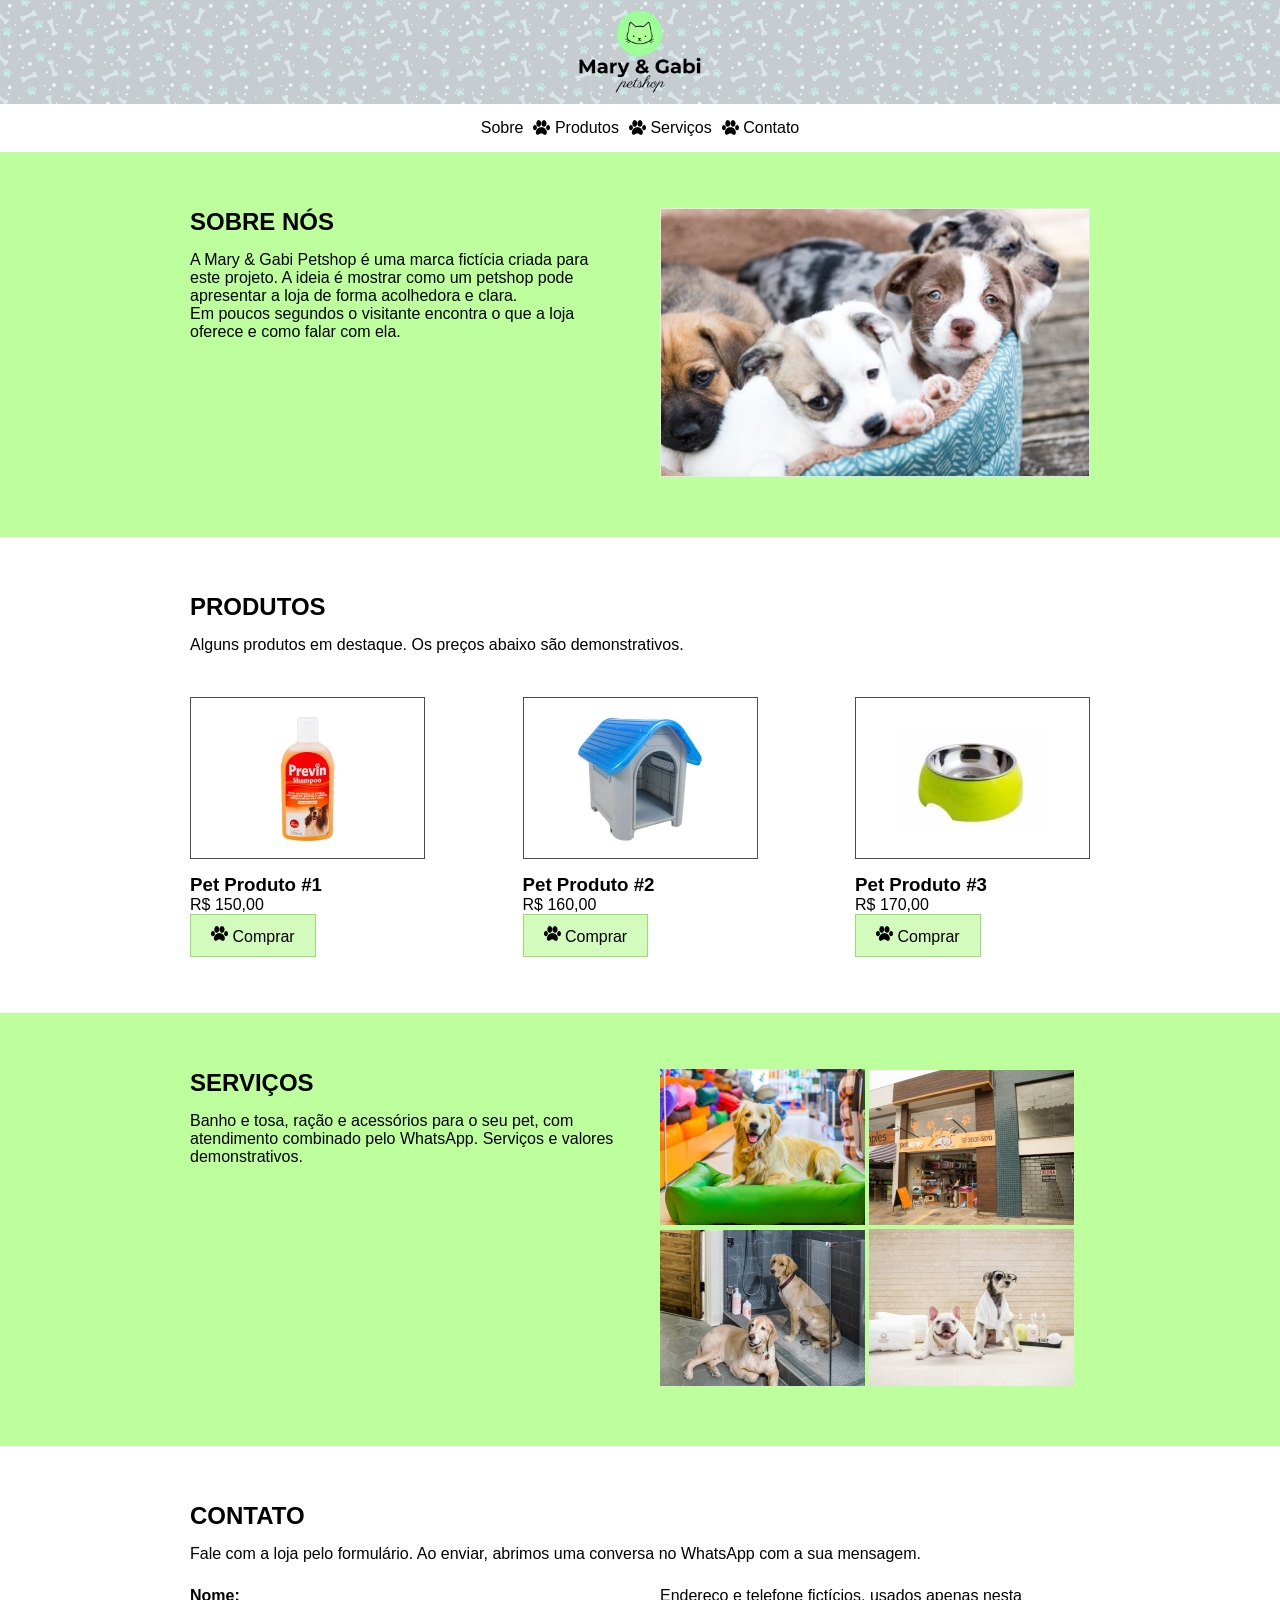
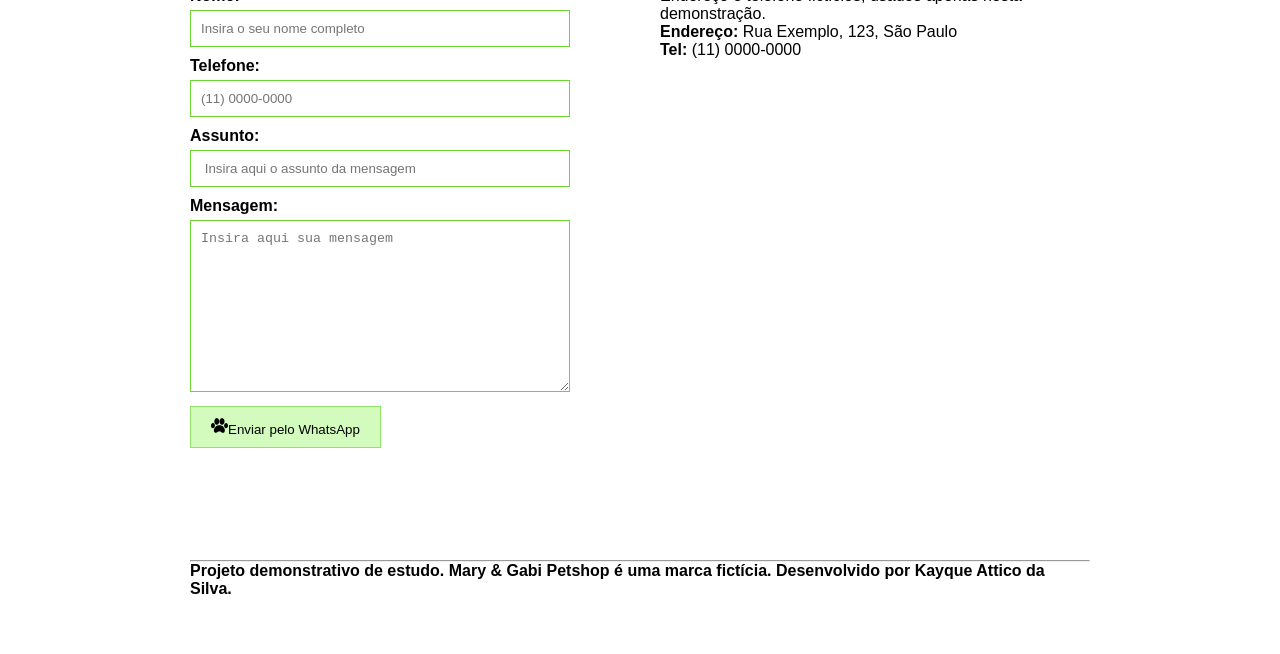
<file: projects/petshop/index.html>
<!DOCTYPE html>
<html lang="pt-br">

<head>
    <meta charset="UTF-8">
    <meta name="viewport" content="width=device-width, initial-scale=1.0">
    <title>Mary &amp; Gabi Petshop | Projeto demonstrativo</title>
    <meta name="description" content="Site demonstrativo de petshop com produtos, serviços e contato. Marca fictícia, projeto de estudo.">
    <meta name="robots" content="noindex">
    <link rel="icon" href="img/patinha-preta.png">
    <link rel="stylesheet" href="css/style.css">
</head>

<body>
    <header>
        <h1>
            <img src="img/logo-mari-e-gabi-petshop.svg" alt="logo-mari-e-gabi-petshop">
        </h1>
    </header>

    <NAV>
        <ul>
            <li><a href="#sobre">Sobre</a></li>
            <li><a href="#produto">Produtos</a></li>
            <li><a href="#servicos">Serviços</a></li>
            <li id="itemContato"><a href="#contato">Contato</a></li>
        </ul>
    </NAV>

    <section class="fundo-verde">
        <div class="container flex-container">
            <div class="col">
                <h2 id="sobre">Sobre nós</h2>
                <pNone>A Mary &amp; Gabi Petshop é uma marca fictícia criada para este projeto. A ideia é mostrar como um petshop pode apresentar a loja de forma acolhedora e clara.</p>
                <pNone>Em poucos segundos o visitante encontra o que a loja oferece e como falar com ela.</p>
            </div>
            <div class="col">
                <img src="img/img-sobre.jpg" alt="Imagem filhotes cachorro">
            </div>
        </div>

    </section>

    <section id="produto">
        <div class="container">
            <h2 class="texto-centralizado">Produtos</h2>
            <p class="texto-centralizado">Alguns produtos em destaque. Os preços abaixo são demonstrativos.</p>

            <div class="flex-container">
                <div class="produto">
                    <figure>
                        <img src="img/produto-1.jpg" alt="Pet Produto #1">
                    </figure>
                    <h3>Pet Produto #1</h3>
                    <p>R$ 150,00</p>
                    <a href="#contato" class="btn-pata comprar">
                        <img src="img/patinha-preta.png" alt="Patinha preta">
                        Comprar
                    </a>

                </div>
                <div class="produto">
                    <figure>
                        <img src="img/produto-2.jpg" alt="Pet Produto #2">
                    </figure>
                    <h3>Pet Produto #2</h3>
                    <p>R$ 160,00</p>
                    <a href="#contato" class="btn-pata comprar">
                        <img src="img/patinha-preta.png" alt="Patinha preta">
                        Comprar
                    </a>

                </div>
                <div class="produto">
                    <figure>
                        <img src="img/produto-3.jpg" alt="Pet Produto #3">
                    </figure>
                    <h3>Pet Produto #3</h3>
                    <p>R$ 170,00</p>
                    <a href="#contato" class="btn-pata comprar">
                        <img src="img/patinha-preta.png" alt="Patinha preta">
                        Comprar
                    </a>

                </div>

            </div>

        </div>
    </section>

    <section class="fundo-verde">
        <div class="container flex-container">
            <div class="col">
                <h2 id="servicos">Serviços</h2>
                <pNone>Banho e tosa, ração e acessórios para o seu pet, com atendimento combinado pelo WhatsApp. Serviços e valores demonstrativos.</p>
                
            </div>
            <div class="col">
                <img src="img/img-galeria-1.jpg" alt="Imagem filhotes cachorro">
                <img src="img/img-galeria-2.jpg" alt="Cachorro em passeio">
                <img src="img/img-galeria-3.jpg" alt="Gato descansando">
                <img src="img/img-galeria-4.jpg" alt="Pet brincando">
            </div>
        </div>
    </section>


    <section id="contato">
        <div class="container">
            <div class="texto-centralizado">
                <h2>Contato</h2>
                <pNone>Fale com a loja pelo formulário. Ao enviar, abrimos uma conversa no WhatsApp com a sua mensagem.</p>
                
            </div>

            <div class="flex-container">
                <div class="col">
                    <form id="f">
                        <label for="name">
                            <strong>Nome:</strong>
                            <input type="text" id="name" required placeholder="Insira o seu nome completo">
                        </label>
                        <label for="tel">
                            <strong>Telefone:</strong>
                            <input type="tel" id="tel" placeholder="(11) 0000-0000">
                        </label>
                        <label for="signed">
                            <strong>Assunto:</strong>
                            <input type="text" id="signed" placeholder=" Insira aqui o assunto da mensagem">
                        </label>
                        <label for="msg">
                            <strong>Mensagem:</strong>
                            <textarea name="msg" id="msg" cols="30" rows="10"
                                placeholder="Insira aqui sua mensagem"></textarea>
                        </label>
                        <div>
                            <button class="btn-pata" type="submit">
                                <img src="img/patinha-preta.png" alt="">Enviar pelo WhatsApp
                            </button>
                        </div>
                    </form>
                </div>
                <div class="col">
                    
                    <p>Endereço e telefone fictícios, usados apenas nesta demonstração.<br><strong>Endereço:</strong> Rua Exemplo, 123, São Paulo<br><strong>Tel:</strong> (11) 0000-0000</p>

                </div>
            </div>

        </div>
    </section>

    <footer class="container texto-centralizado">
        <hr>
        <div class="texto-centralizado">
            <p><strong>Projeto demonstrativo de estudo. Mary &amp; Gabi Petshop é uma marca fictícia. Desenvolvido por Kayque Attico da Silva.</strong></p>

        </div>
    </footer>


<script src="../../config.js"></script>
    <script>
    (function(){var n=(window.SITE||{}).whatsapp;if(!n)return;
    function go(t){window.open("https://wa.me/"+n+"?text="+encodeURIComponent(t+" (demonstração Mary & Gabi Petshop)"),"_blank","noopener")}
    document.getElementById("f").addEventListener("submit",function(e){e.preventDefault();go("Olá! Sou "+document.getElementById("name").value+". Assunto: "+document.getElementById("signed").value+". "+document.getElementById("msg").value)});
    document.querySelectorAll(".comprar").forEach(function(a){a.addEventListener("click",function(e){e.preventDefault();var p=a.closest(".produto");go("Olá! Quero comprar: "+p.querySelector("h3").textContent+" - "+p.querySelector("p").textContent)})});
    })();
    </script>
</body>

</html>
</file>
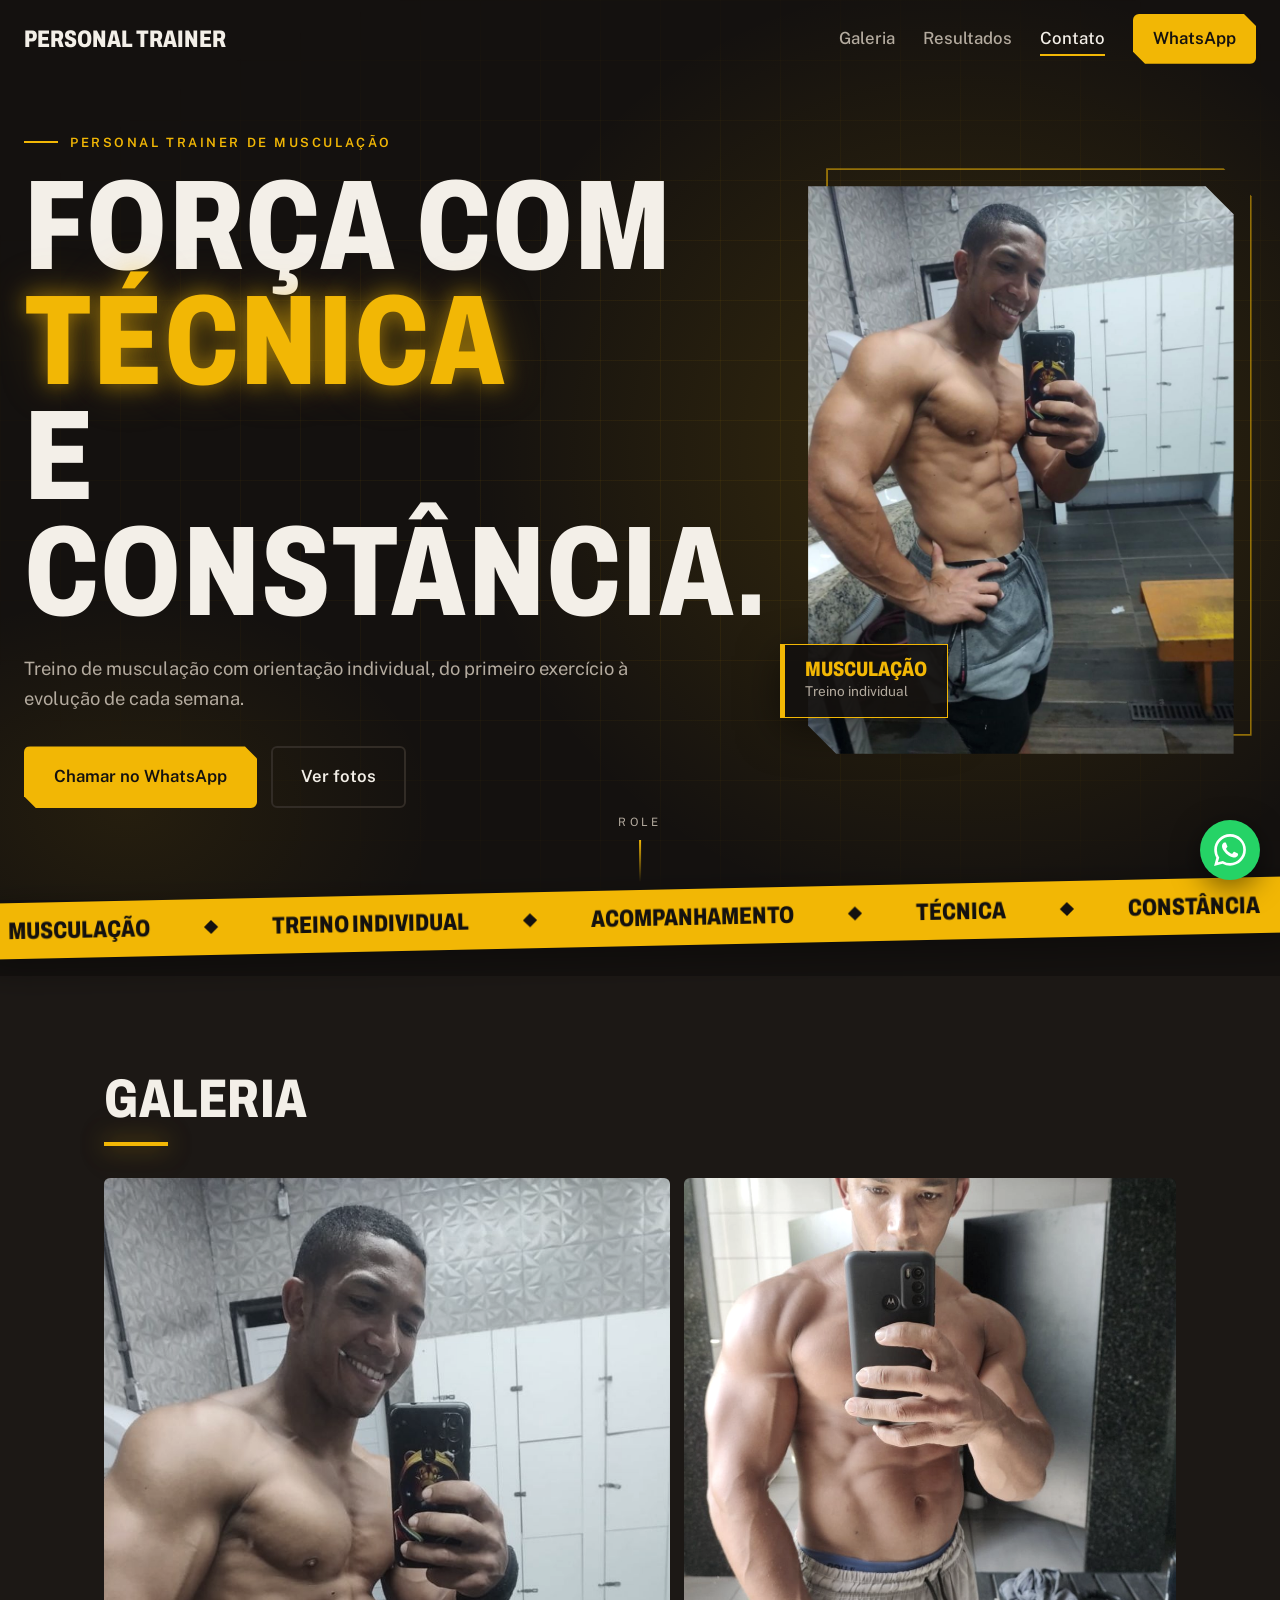
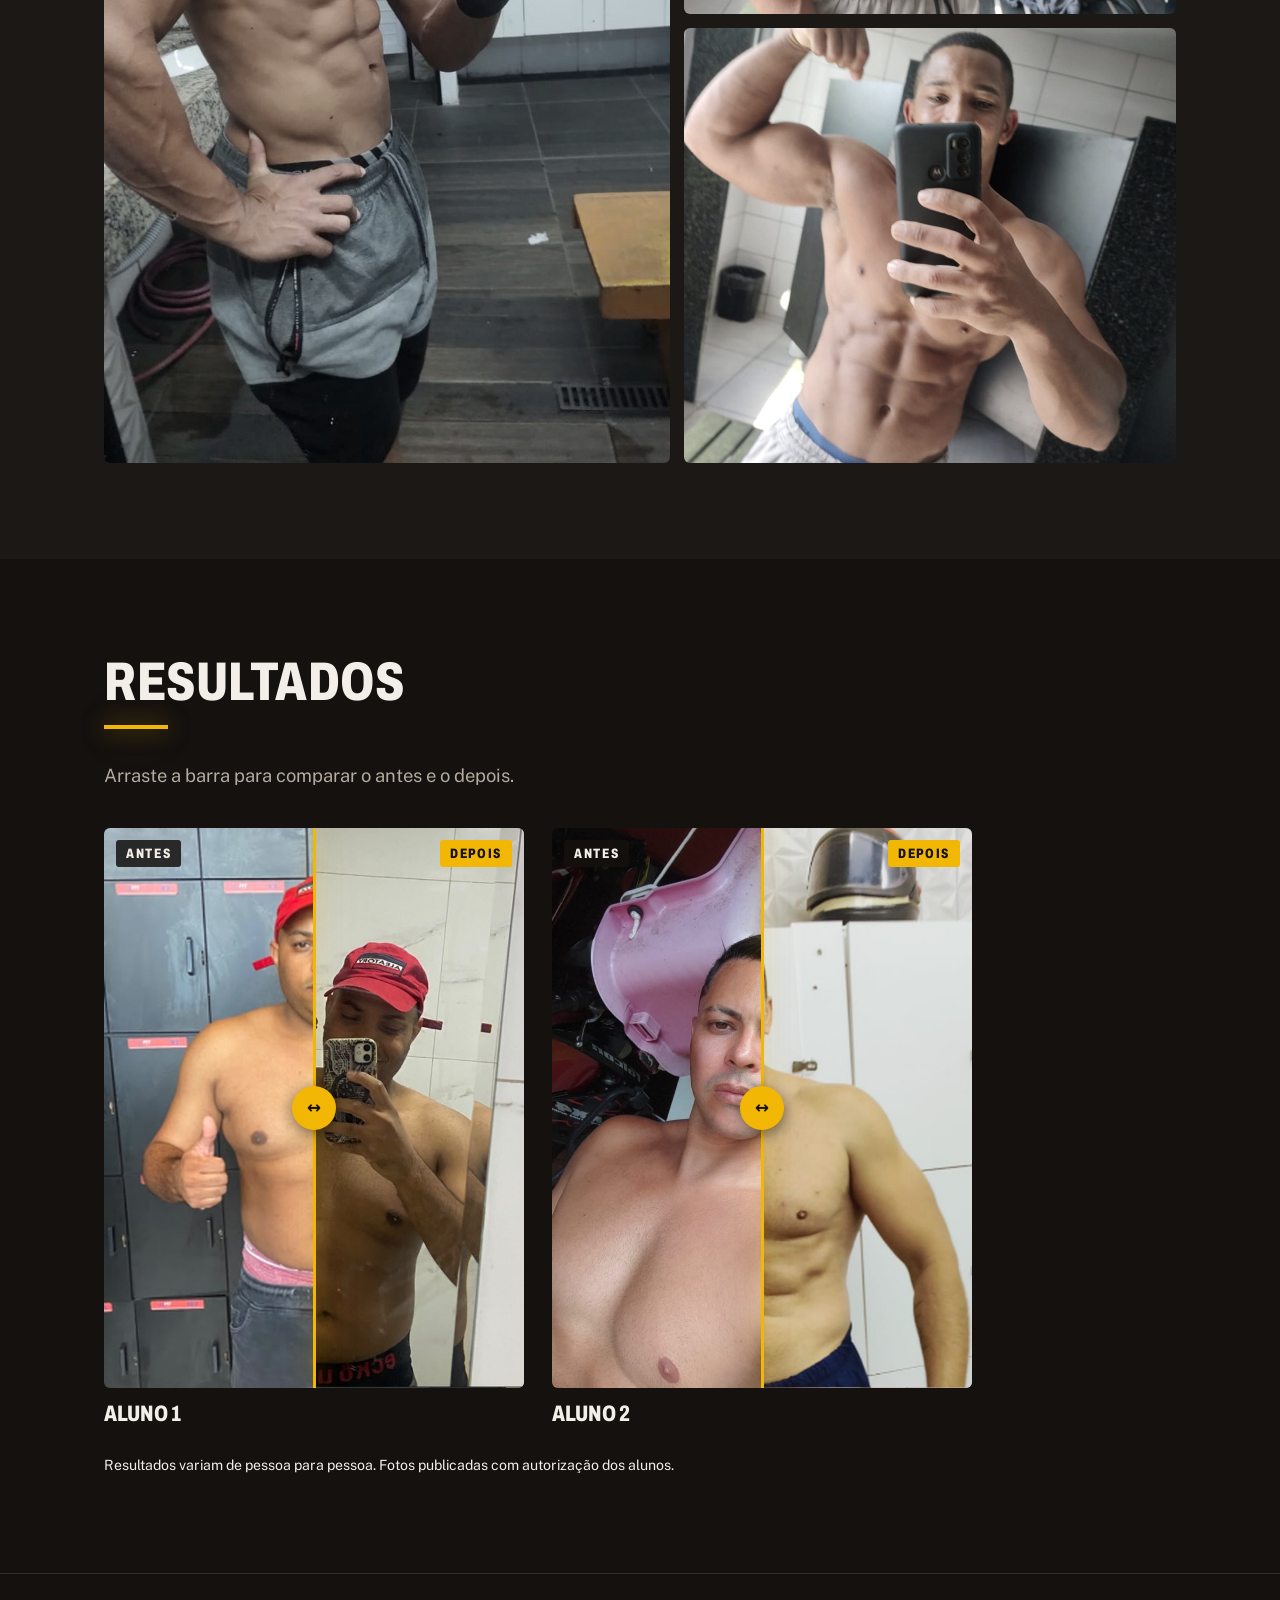
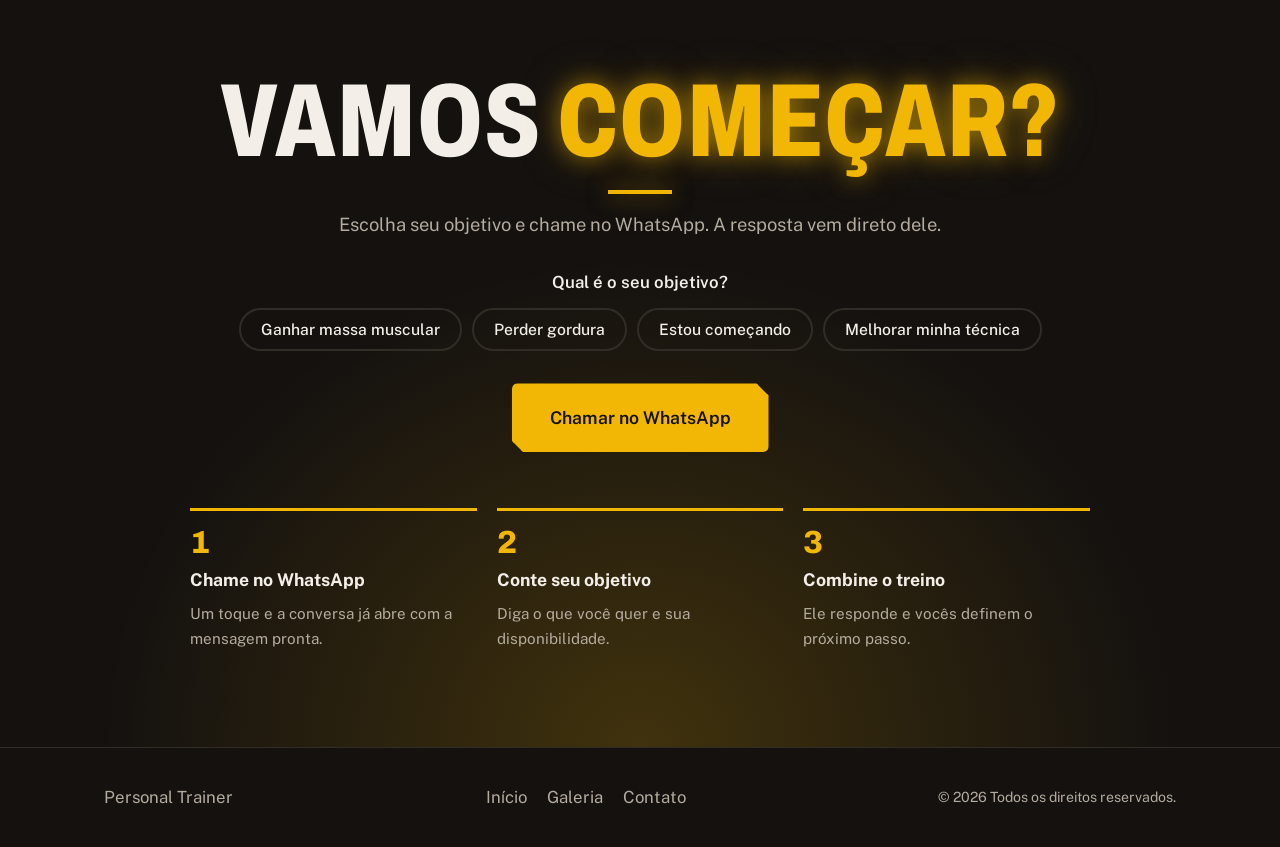
<file: projects/vagner-personal/index.html>
<!DOCTYPE html>
<html lang="pt-BR">
<head>
<meta charset="UTF-8">
<meta name="viewport" content="width=device-width, initial-scale=1">
<title>Personal Trainer de Musculação | Treino com acompanhamento</title>
<meta name="description" content="Personal trainer de musculação. Treino individual com orientação e acompanhamento. Fale direto pelo WhatsApp.">
<meta property="og:type" content="website"><meta property="og:locale" content="pt_BR"><meta property="og:title" content="Personal Trainer de Musculação"><meta property="og:description" content="Treino individual com orientação e acompanhamento. Fale direto pelo WhatsApp.">
<link rel="icon" href="data:image/svg+xml,%3Csvg xmlns=%27http://www.w3.org/2000/svg%27 viewBox=%270 0 32 32%27%3E%3Crect width=%2732%27 height=%2732%27 rx=%276%27 fill=%27%2314110f%27/%3E%3Cpath d=%27M7 12v8M10 9v14M22 9v14M25 12v8M10 16h12%27 stroke=%27%23f2b705%27 stroke-width=%273%27 stroke-linecap=%27round%27/%3E%3C/svg%3E">
<meta name="theme-color" content="#14110f">
<link rel="preconnect" href="https://fonts.googleapis.com">
<link rel="preconnect" href="https://fonts.gstatic.com" crossorigin>
<link href="https://fonts.googleapis.com/css2?family=Archivo:wdth,wght@62..100,700..900&family=Public+Sans:wght@400;500;600&display=swap" rel="stylesheet">
<link rel="stylesheet" href="css/style.css">
</head>
<body>
<div class="prog" id="prog" aria-hidden="true"></div>
<a class="skip" href="#conteudo">Ir para o conteúdo</a>
<header class="topo" id="topo">
  <a class="logo" href="#inicio" id="logo">Personal Trainer</a>
  <nav aria-label="Principal">
    <button class="menu-btn" id="menuBtn" aria-expanded="false" aria-controls="menu"><span class="sr">Abrir menu</span><i></i><i></i><i></i></button>
    <ul class="menu" id="menu">
      <li data-sec="sobre" hidden><a href="#sobre">Sobre</a></li>
      <li data-sec="servicos" hidden><a href="#servicos">Serviços</a></li>
      <li data-sec="metodologia" hidden><a href="#metodologia">Metodologia</a></li>
      <li><a href="#galeria">Galeria</a></li>
      <li data-sec="resultados" hidden><a href="#resultados">Resultados</a></li>
      <li><a href="#contato">Contato</a></li>
      <li><a class="btn btn-sm" data-wa href="https://wa.me/5511944829925?text=Ol%C3%A1!%20Vim%20pelo%20seu%20site%20e%20gostaria%20de%20saber%20mais%20sobre%20os%20treinos." target="_blank" rel="noopener">WhatsApp</a></li>
    </ul>
  </nav>
</header>
<main id="conteudo">
<section class="hero" id="inicio"><div class="hero-bg"></div><div class="hero-grid"></div>
  <div class="hero-txt">
    <p class="hero-tag" id="heroTag">Personal trainer de musculação</p>
    <h1><span class="l">Força com</span><span class="l ac">técnica</span><span class="l">e constância.</span></h1>
    <p class="lead">Treino de musculação com orientação individual, do primeiro exercício à evolução de cada semana.</p>
    <div class="acoes"><a class="btn" data-wa href="https://wa.me/5511944829925?text=Ol%C3%A1!%20Vim%20pelo%20seu%20site%20e%20gostaria%20de%20saber%20mais%20sobre%20os%20treinos." target="_blank" rel="noopener">Chamar no WhatsApp</a><a class="btn btn-ghost" href="#galeria">Ver fotos</a></div>
  </div>
  <figure class="hero-foto"><img src="assets/images/foto-principal.jpg" alt="Personal trainer sorrindo, mostrando o braço musculoso" width="900" height="1200" fetchpriority="high"><div class="badge"><b>Musculação</b><span>Treino individual</span></div></figure>
  <a class="rolar" href="#faixa" aria-label="Rolar para baixo"><span>Role</span><i></i></a>
</section>
<div class="faixa" id="faixa" aria-hidden="true"><div class="faixa-in"><span>Musculação</span><span>Treino individual</span><span>Acompanhamento</span><span>Técnica</span><span>Constância</span><span>Musculação</span><span>Treino individual</span><span>Acompanhamento</span><span>Técnica</span><span>Constância</span><span>Musculação</span><span>Treino individual</span><span>Acompanhamento</span><span>Técnica</span><span>Constância</span><span>Musculação</span><span>Treino individual</span><span>Acompanhamento</span><span>Técnica</span><span>Constância</span></div></div>

<section class="sec" id="sobre" hidden><div class="wrap"><h2>Sobre mim</h2><div id="sobreTxt" class="prosa"></div><dl id="sobreDest" class="dest"></dl></div></section>
<section class="sec alt" id="servicos" hidden><div class="wrap"><h2>Serviços</h2><div id="servLista" class="grade"></div></div></section>
<section class="sec" id="metodologia" hidden><div class="wrap"><h2>Metodologia</h2><ol id="metLista" class="passos"></ol></div></section>

<section class="sec alt" id="galeria"><div class="wrap"><h2>Galeria</h2>
  <div class="galeria">
    <button class="g g1" data-img="assets/images/foto-principal.jpg" data-alt="Personal trainer sorrindo, mostrando o braço musculoso"><img src="assets/images/foto-principal.jpg" alt="Personal trainer sorrindo, mostrando o braço musculoso" loading="lazy" width="900" height="1200"><span class="ov">Ampliar</span></button>
    <button class="g" data-img="assets/images/foto-treino-01.jpg" data-alt="Personal trainer em foto de frente, com o abdômen definido"><img src="assets/images/foto-treino-01.jpg" alt="Personal trainer em foto de frente, com o abdômen definido" loading="lazy" width="900" height="1200"><span class="ov">Ampliar</span></button>
    <button class="g" data-img="assets/images/foto-treino-02.jpg" data-alt="Personal trainer flexionando o bíceps"><img src="assets/images/foto-treino-02.jpg" alt="Personal trainer flexionando o bíceps" loading="lazy" width="900" height="1200"><span class="ov">Ampliar</span></button>
  </div></div></section>

<section class="sec" id="resultados" hidden><div class="wrap"><h2>Resultados</h2><p class="lead" id="resSub">Arraste a barra para comparar o antes e o depois.</p><div id="resLista" class="antdep"></div><p class="peq aviso" id="resAviso"></p></div></section>

<section class="sec" id="contato"><div class="wrap contato">
  <h2>Vamos <em>começar?</em></h2>
  <p class="lead">Escolha seu objetivo e chame no WhatsApp. A resposta vem direto dele.</p>
  <div class="obj" id="obj" hidden><p class="obj-t" id="objT">Qual é o seu objetivo?</p><div class="chips" id="objChips" role="group" aria-labelledby="objT"></div></div>
  <div class="acoes"><a class="btn btn-lg" id="waMain" data-wa href="https://wa.me/5511944829925?text=Ol%C3%A1!%20Vim%20pelo%20seu%20site%20e%20gostaria%20de%20saber%20mais%20sobre%20os%20treinos." target="_blank" rel="noopener">Chamar no WhatsApp</a><a class="btn btn-ghost" id="igBtn" href="#contato" target="_blank" rel="noopener" hidden>Instagram</a></div>
  <ol class="como"><li><b>Chame no WhatsApp</b><span>Um toque e a conversa já abre com a mensagem pronta.</span></li><li><b>Conte seu objetivo</b><span>Diga o que você quer e sua disponibilidade.</span></li><li><b>Combine o treino</b><span>Ele responde e vocês definem o próximo passo.</span></li></ol>
  <p class="info" id="cidade" hidden></p>
</div></section>
</main>
<a class="fwa" data-wa href="https://wa.me/5511944829925?text=Ol%C3%A1!%20Vim%20pelo%20seu%20site%20e%20gostaria%20de%20saber%20mais%20sobre%20os%20treinos." target="_blank" rel="noopener" aria-label="Chamar no WhatsApp"><svg viewBox="0 0 24 24" aria-hidden="true"><path fill="currentColor" d="M17.47 14.38c-.3-.15-1.76-.87-2.03-.97-.27-.1-.47-.15-.67.15-.2.3-.77.97-.94 1.16-.17.2-.35.22-.64.07-.3-.15-1.26-.46-2.4-1.48-.88-.79-1.48-1.76-1.65-2.06-.17-.3-.02-.46.13-.6.13-.13.3-.35.45-.52.15-.17.2-.3.3-.5.1-.2.05-.37-.02-.52-.08-.15-.67-1.62-.92-2.2-.24-.58-.49-.5-.67-.51h-.57c-.2 0-.52.07-.8.37-.27.3-1.04 1.02-1.04 2.48s1.07 2.88 1.21 3.08c.15.2 2.1 3.2 5.08 4.49.7.3 1.26.49 1.69.62.71.23 1.36.2 1.87.12.57-.08 1.76-.72 2-1.41.25-.7.25-1.29.17-1.41-.07-.13-.27-.2-.57-.35M12.05 21.8a9.9 9.9 0 0 1-5.03-1.38l-.36-.21-3.74.98 1-3.65-.24-.37a9.86 9.86 0 0 1-1.51-5.26C2.17 6.45 6.6 2 12.06 2c2.64 0 5.12 1.03 6.99 2.9a9.82 9.82 0 0 1 2.89 7c0 5.45-4.44 9.9-9.89 9.9M20.46 3.49A11.8 11.8 0 0 0 12.05 0C5.5 0 .16 5.34.16 11.9c0 2.1.55 4.14 1.59 5.95L.06 24l6.3-1.65a11.9 11.9 0 0 0 5.69 1.45h.01c6.55 0 11.89-5.34 11.89-11.9 0-3.18-1.24-6.17-3.49-8.41"/></svg></a>
<footer class="rodape"><div class="wrap"><p id="rodNome">Personal Trainer</p>
  <ul><li><a href="#inicio">Início</a></li><li><a href="#galeria">Galeria</a></li><li><a href="#contato">Contato</a></li></ul>
  <p class="peq" id="cref" hidden></p><p class="peq">© <span id="ano"></span> Todos os direitos reservados.</p></div></footer>
<dialog id="lb" aria-label="Foto ampliada"><div class="lbbar"><button id="lbP" aria-label="Foto anterior">Anterior</button><button id="lbN" aria-label="Próxima foto">Próxima</button><button id="lbX" aria-label="Fechar">Fechar</button></div><img id="lbImg" alt=""></dialog>
<script src="js/config.js"></script>
<script src="js/script.js"></script>
</body>
</html>
</file>
<file: assets/style.css>
:root{--bg:#0B0D12;--card:#181C25;--blue:#246BFD;--mut:#A1A1AA;--line:#ffffff1a}
*{box-sizing:border-box}html{scroll-behavior:smooth;scroll-padding-top:80px}
body{margin:0;background:var(--bg);color:#fff;font:16px/1.65 "DM Sans",system-ui,sans-serif}
h1,h2,h3{font-family:Sora,"DM Sans",system-ui,sans-serif;line-height:1.15;margin:0 0 .5em;letter-spacing:-.02em}
a{color:inherit}img{max-width:100%}
:focus-visible{outline:3px solid #7aa5ff;outline-offset:3px}
.wrap{max-width:1120px;margin:auto;padding:0 20px}section{padding:96px 0}
.skip{position:absolute;left:-999px}.skip:focus{left:10px;top:10px;background:#fff;color:#000;padding:8px;z-index:99}
header{position:sticky;top:0;z-index:20;background:#0B0D12e6;backdrop-filter:blur(10px);border-bottom:1px solid var(--line)}
.bar{display:flex;align-items:center;justify-content:space-between;height:68px}
.logo{display:flex;gap:10px;align-items:center;text-decoration:none;font:700 19px Sora,sans-serif}.logo b{color:var(--blue)}
nav ul{display:flex;gap:26px;list-style:none;margin:0;padding:0;align-items:center}
nav a{text-decoration:none;color:var(--mut);transition:color .2s}nav a:hover,nav a.on{color:#fff}
.btn{display:inline-block;padding:12px 22px;border-radius:10px;background:var(--blue);color:#fff!important;text-decoration:none;font-weight:600;border:1px solid var(--blue);cursor:pointer;font-size:15px;transition:transform .15s,background .2s}
.btn:hover{background:#3b7bff;transform:translateY(-2px)}.btn.ghost{background:transparent;border-color:#ffffff40}.btn.ghost:hover{background:#ffffff12}
#menu{display:none;background:none;border:1px solid var(--line);color:#fff;border-radius:8px;padding:8px 12px}
.hero{padding:clamp(36px,5vh,64px) 0 40px}.hgrid{display:grid;grid-template-columns:1.05fr 1fr;gap:48px;align-items:center}
.hero h1{font-size:clamp(34px,4.2vw,52px)}.hero p{color:var(--mut);font-size:19px;max-width:520px}.acts{display:flex;gap:12px;flex-wrap:wrap;margin-top:20px}
.mock{position:relative;height:380px}.win{position:absolute;inset:0 60px 30px 0;background:var(--card);border:1px solid var(--line);border-radius:14px;overflow:hidden;animation:rise .9s ease both}
.win i{display:block;height:34px;background:#0e1118;border-bottom:1px solid var(--line)}
.win .g{padding:18px;display:grid;gap:10px}.win .g span{display:block;border-radius:8px;background:#ffffff0d;height:14px}.win .g .h{height:90px;background:linear-gradient(120deg,#246BFD,#0f2f7a)}.win .g .r{display:grid;grid-template-columns:1fr 1fr 1fr;gap:10px}.win .g .r span{height:70px}
.ph{position:absolute;right:0;bottom:0;width:150px;height:290px;background:#0B0D12;border:6px solid #2a2f3b;border-radius:28px;padding:14px 10px;animation:rise .9s .15s ease both}
.ph span{display:block;height:10px;border-radius:5px;background:#ffffff14;margin-bottom:9px}.ph .h{height:80px;background:var(--blue);border-radius:10px}
@keyframes rise{from{opacity:0;transform:translateY(24px)}}
h2{font-size:clamp(28px,3.6vw,42px)}.lead{color:var(--mut);max-width:620px}
.grid{display:grid;gap:18px;grid-template-columns:repeat(auto-fit,minmax(300px,1fr));margin-top:36px}
.card{background:var(--card);border:1px solid var(--line);border-radius:16px;padding:26px;transition:border-color .2s}.card:hover{border-color:#246BFD99}
.card p{color:var(--mut);margin:.3em 0 1em}.ic{width:40px;height:40px;color:var(--blue);margin-bottom:14px}
.filters{display:flex;gap:8px;flex-wrap:wrap;margin-top:28px}.filters button{background:none;color:var(--mut);border:1px solid var(--line);border-radius:99px;padding:8px 16px;cursor:pointer;font:inherit}
.filters button[aria-pressed=true]{background:var(--blue);color:#fff;border-color:var(--blue)}
.cover{height:190px;border-radius:12px;margin-bottom:16px;display:flex;align-items:flex-end;padding:16px;font:700 22px Sora,sans-serif}
.tags{display:flex;gap:6px;flex-wrap:wrap;margin:8px 0}.tags span{font-size:12px;border:1px solid var(--line);border-radius:6px;padding:2px 8px;color:var(--mut)}
.badge{font-size:12px;color:#7aa5ff}.row{display:flex;gap:10px;flex-wrap:wrap}.row .btn{padding:9px 16px;font-size:14px}
dialog{background:var(--card);color:#fff;border:1px solid var(--line);border-radius:16px;max-width:560px;width:calc(100% - 32px);padding:28px}dialog::backdrop{background:#000a}
.steps{counter-reset:s;list-style:none;padding:0;margin:36px 0 0;border-left:2px solid var(--line)}
.steps li{counter-increment:s;padding:0 0 28px 28px;position:relative}.steps li:before{content:counter(s);position:absolute;left:-15px;top:0;width:28px;height:28px;border-radius:50%;background:var(--blue);display:grid;place-items:center;font-weight:700;font-size:14px}
.price{font:700 44px Sora,sans-serif}.price small{font-size:16px;color:var(--mut);font-weight:400}
details{border-bottom:1px solid var(--line);padding:16px 0}summary{cursor:pointer;font-weight:600;list-style:none;display:flex;justify-content:space-between}summary:after{content:"+";color:var(--blue);font-size:22px}details[open] summary:after{content:"–"}
details p{color:var(--mut);margin:.6em 0 0;animation:fade .3s}@keyframes fade{from{opacity:0}}
form{display:grid;gap:14px;max-width:560px;margin-top:28px}label{display:grid;gap:6px;font-size:14px;color:var(--mut)}
input,select,textarea{background:var(--card);color:#fff;border:1px solid var(--line);border-radius:10px;padding:12px;font:inherit}
.cta{text-align:center;background:var(--card);border-radius:24px;padding:64px 20px;margin:0 20px}.cta .lead{margin:0 auto 24px}
footer{border-top:1px solid var(--line);padding:48px 0 24px;color:var(--mut);font-size:15px}.fg{display:grid;grid-template-columns:2fr 1fr 1fr;gap:30px}footer ul{list-style:none;padding:0;margin:0}footer a{text-decoration:none}footer a:hover{color:#fff}
@media(max-width:820px){#menu{display:block}nav{position:absolute;top:68px;left:0;right:0;background:var(--bg);display:none;padding:16px 20px;border-bottom:1px solid var(--line)}nav.open{display:block}nav ul{flex-direction:column;align-items:flex-start}.hgrid,.fg{grid-template-columns:1fr}.mock{height:320px}section{padding:64px 0}}
@media(prefers-reduced-motion:reduce){*{animation:none!important;transition:none!important;scroll-behavior:auto!important}}

img.cover{width:100%;height:190px;object-fit:cover;object-position:top;display:block;padding:0}

/* Cards do portfólio: capa de ponta a ponta e botões alinhados */
#projects .card{display:flex;flex-direction:column;padding:0;overflow:hidden}
#projects .card>*{margin-left:26px;margin-right:26px}
#projects .card>img.cover,#projects .card>.cover{width:100%;height:210px;margin:0 0 20px;border-radius:0;padding:0;object-fit:cover;object-position:top center}
#projects .card>.row{margin-top:auto;padding-top:8px;margin-bottom:26px}
#projects .card>.tags{margin-bottom:16px}

/* Portfólio: coluna com largura fixa (um card sozinho não estica) e capa proporcional */
#projects{grid-template-columns:repeat(auto-fill,minmax(320px,1fr))}
#projects .card>img.cover,#projects .card>.cover{height:auto;aspect-ratio:16/10}
@media(max-width:700px){#projects{grid-template-columns:1fr}}
</file>
<file: projects/fruta-fruto/assets/css/cabecalho.css>
.cabecalho{
    align-items: center;
    background: #f9f9f9;
    display: flex;
    justify-content: space-between;
    padding-left: 2rem;
    padding-right: 2rem;
}
</file>
<file: projects/fruta-fruto/assets/css/menu/menu-lista.css>
.menu__lista {
    display: flex;
}
</file>
<file: projects/fruta-fruto/assets/css/menu/menu-link.css>
.menu__link{
    color: #808080;
    margin-right: 1.25rem ;
    text-decoration: none;
    text-transform: lowercase;
}

.menu__link.ativo{
    color: #333333;
    font-weight: bold;

}

.menu__link:hover{
     text-decoration: underline;
}
</file>
<file: projects/fruta-fruto/assets/css/menu/menu-item.css>
.menu__item{
    list-style: none;
}

.menu__item:last-child .menu__link{
    margin-right: 0;
}
</file>
<file: projects/fruta-fruto/assets/css/banner/banner.css>
.banner{
    position: relative;
}
</file>
<file: projects/fruta-fruto/assets/css/banner/banner-imagem.css>
.banner__imagem{
    background-image: url("../../img/banner.jpg");
    background-position: center;
    background-repeat: no-repeat;
    background-size: cover;
    height: calc(100vh - 72px);
    width: 100%;
    

}
</file>
<file: projects/fruta-fruto/assets/css/banner/banner-titulo.css>
.banner__titulo{
    color: #fdfdfd;
    font-family: Pacifico, cursive;
    font-size: 5.0625rem;
    position: absolute;
    left: 50%;
    text-shadow: 0 4px 4px rgba(0,0,0, 0.75);
    top: 50%;
    text-align: center;
    transform: translate(-50%, -50%);
    width: 100%;
}
</file>
<file: projects/fruta-fruto/assets/css/sobre/sobre.css>
.sobre{
    text-align: center;
    padding: 2.5rem;
}
</file>
<file: projects/fruta-fruto/assets/css/sobre/sobre-descricao.css>
.sobre__descricao{
    color: #595959;
    font-size: 1.75rem;
    font-weight: 100;
}
</file>
<file: projects/fruta-fruto/assets/css/sobre/sobre-titulo.css>
.sobre__titulo{
    color: #8d0606;
    font-family: Pacifico, cursive;
    font-size: 3.1875rem;
}
</file>
<file: projects/fruta-fruto/assets/css/receita/receita.css>
.receita {
    background: #fdfdfd;
    display: flex;
    flex-direction: column;
    margin-bottom: 5rem;
    margin-right:  5rem;
    width: calc(25% - 5rem);
}
</file>
<file: projects/fruta-fruto/assets/css/receita/receita-botao.css>
.receita__botao{
    background:#8d0606;
    border: none;
    border-radius: 5px ;
    color: #fdfdfd;
    padding: 1rem;
    transition: all.1s ease-in-out;
}

.receita__botao:hover{
    background:#620404;
    cursor: pointer;
}
</file>
<file: projects/fruta-fruto/assets/css/receita/receita-conteudo.css>
.receita__conteudo{
    padding: 1rem;
}
</file>
<file: projects/fruta-fruto/assets/css/receita/receita-descricao.css>
.receita__descricao{
    font-size: 1.1875rem;
    line-height: 1.5;
    text-align: justify;
}
</file>
<file: projects/fruta-fruto/assets/css/receita/receita-imagem.css>
.receita__imagem{
    height: 200px;

}
</file>
<file: projects/fruta-fruto/assets/css/receita/receita-titulo.css>
.receita__titulo{
    font-size: 1.4375rem;
}
</file>
<file: projects/fruta-fruto/assets/css/receitas.css>
.receitas {
    background: #e5e5e5;
    display: flex;
    flex-wrap: wrap;
    padding: 5rem 0 0 5rem;
}
</file>
<file: projects/fruta-fruto/assets/css/quemSomos/quemSomos.css>
.quem-somos{
    padding: 5rem;
    text-align: center;
}
</file>
<file: projects/fruta-fruto/assets/css/quemSomos/quemSomos-titulo.css>
.quem-somos__titulo{
    color: #8d0606;
    font-family: Pacifico, cursive ;
    font-size: 3.1875rem;
    margin-bottom: 1rem;
}
</file>
<file: projects/fruta-fruto/assets/css/quemSomos/quemSomos-descricao.css>
.quem-somos__descricao{
    color: #595959;
    font-size: 1.75rem;
    font-weight: 100;
}
</file>
<file: projects/fruta-fruto/assets/css/pessoas.css>
.pessoas{
    display: flex;
    justify-content: space-around;
    padding-top: 3rem;
}
</file>
<file: projects/fruta-fruto/assets/css/pessoa/pessoa.css>
.pessoa{
    display: flex;
    flex-direction: column;
}
</file>
<file: projects/fruta-fruto/assets/css/pessoa/pessoa-nome.css>
.pessoa__nome{
    color: #8d0606;
    font-family: Pacifico, cursive ;
    font-size: 2rem;
    margin: 1rem 0;
}
</file>
<file: projects/fruta-fruto/assets/css/pessoa/pessoa-imagem.css>
.pessoa__imagem{
    background-position: center;
    background-repeat: no-repeat ;
    background-size: cover;
    border-radius: 100%;
    height: 300px;
    margin: 0 auto;
    width: 300px;
}

.pessoa__imagem--roberta{
    background-image: url("../../img/pessoas/roberta.jpg");
}

.pessoa__imagem--marcela{
    background-image: url("../../img/pessoas/marcela.jpg");
}

.pessoa__imagem--andreia{
    background-image: url("../../img/pessoas/andreia.jpg");
}
</file>
<file: projects/fruta-fruto/assets/css/pessoa/pessoa-funcao.css>
.pessoa__funcao{
    color: #595959;
    text-transform: lowercase;
    font-size: 1.25rem;

}
</file>
<file: projects/petshop/css/style.css>
*{
    margin: 0;
    padding: 0;
}

/* Resetar as margens do documento */

body{
    font-family: Arial, Helvetica, sans-serif;
}

/* Cabeçalho */

header{
    background-image: url(../img/fundo-topo.jpg);
    text-align: center;
    padding: 10px 0;
}

header h1{
    margin: 0;
    height: 84px;
}

nav{
    text-align: center;
    padding: 15px 0;
}

nav li{
display: inline;
background-image: url(../img/patinha-preta.png);
background-repeat: no-repeat;
background-position: center right;
padding-right: 27px;
margin-right: 10 px;
}

nav a{
    text-decoration: none;
    color: #000;
}

nav a:hover{
    color: #000;

}

form{
    width: 380px;
}

form input,
form textarea{
    width: 100%;
    border: 1px solid #6dd432;
    padding: 10px;
    margin-top: 5px;
    margin-bottom: 10px;
}

iframe{
    width: 100%;
}

/* Especificos  id*/
#itemContato{
    background-image: none;
    padding-right: 0;
    margin-right: 0;
}

.fundo-verde{
    background-color: #bdff9c;
}

.container{
    width: 900px;
    margin: 0 auto;
    padding: 56px 0;
    
}

.flex-container .col{
    width: 430px;
}

.flex-container{
    display: flex;
    justify-content: space-between;
}

.produto{
    width: 235px;
}

.produto figure{
    border: 1px solid #4c4c4c;
    background-color: #fff;
    margin: 0 0 15px 0;
    padding: 0;
    text-align: center;
    height: 160px;
    line-height: 160px;
}

.produto figure img{
    vertical-align: middle;
}

.texto-centralizado{
    text-align: left;
}

.btn-pata{
    border: 1px solid #91e467;
    background-color: #d2fbbd;
    display: inline-block;
    padding: 10px 20px;
    text-decoration: none;
    color: #000;
    border-radius: 5 px;
    cursor: pointer
}

#produto .flex-container{
    margin-top: 43px;
}
 h2{
    margin-bottom: 15px;
    text-transform: uppercase;
 }


/* Ajustes para celular */
img{max-width:100%}
#contato .texto-centralizado{margin-bottom:24px}
@media(max-width:900px){
  .container{width:auto!important;max-width:100%;padding:40px 20px}
  .flex-container,#produto .flex-container{flex-direction:column;flex-wrap:wrap}
  .flex-container .col,.produto{width:100%!important;max-width:100%;margin-bottom:24px}
  nav ul{flex-wrap:wrap;justify-content:center}
}
input,textarea{max-width:100%;box-sizing:border-box}
@media(max-width:900px){form,form label{width:100%}input,textarea{width:100%}}
</file>
<file: projects/vagner-personal/css/style.css>
:root{--bg:#14110f;--bg2:#1c1815;--tx:#f3efe8;--mut:#b4ab9f;--ac:#f2b705;--ac2:#ffd24a;--ln:#322c26;--r:6px;
--disp:"Archivo","Arial Narrow",Impact,sans-serif;--body:"Public Sans",system-ui,sans-serif}
*,*::before,*::after{box-sizing:border-box;margin:0}
html{scroll-behavior:smooth;scroll-padding-top:76px}
body{background:var(--bg);color:var(--tx);font:400 1.05rem/1.65 var(--body);-webkit-font-smoothing:antialiased}
img{display:block;max-width:100%;height:auto}
a{color:inherit}
:focus-visible{outline:3px solid var(--ac2);outline-offset:3px}
.sr{position:absolute;width:1px;height:1px;overflow:hidden;clip:rect(0 0 0 0)}
.skip{position:absolute;left:-999px;top:8px;background:var(--ac);color:#14110f;padding:8px 14px;z-index:99}
.skip:focus{left:8px}
[hidden]{display:none!important}
.wrap{max-width:1120px;margin:0 auto;padding:0 24px}
h1,h2,h3{font-family:var(--disp);font-stretch:75%;font-weight:800;line-height:1;letter-spacing:.01em;text-transform:uppercase}
h2{font-size:clamp(2.2rem,5vw,3.4rem);margin-bottom:32px}
.lead{color:var(--mut);font-size:1.15rem;max-width:34em}
/* topo */
.topo{position:fixed;inset:0 0 auto;z-index:50;display:flex;align-items:center;justify-content:space-between;padding:14px 24px;transition:background .3s,padding .3s}
.topo.rolou{background:rgba(20,17,15,.94);backdrop-filter:blur(12px);border-bottom:1px solid var(--ln)}
.logo{font:800 1.5rem/1 var(--disp);font-stretch:75%;text-transform:uppercase;text-decoration:none}
.menu{list-style:none;padding:0;display:flex;align-items:center;gap:28px}
.menu a:not(.btn){text-decoration:none;color:var(--mut);font-weight:500;padding:6px 0;border-bottom:2px solid transparent;transition:color .2s,border-color .2s}
.menu a:not(.btn):hover{color:var(--tx);border-color:var(--ac)}
.menu-btn{display:none;background:none;border:0;padding:10px;cursor:pointer;flex-direction:column;gap:5px}
.menu-btn i{display:block;width:26px;height:2px;background:var(--tx);transition:transform .25s,opacity .25s}
.menu-btn[aria-expanded=true] i:nth-child(2){transform:translateY(7px) rotate(45deg)}
.menu-btn[aria-expanded=true] i:nth-child(3){opacity:0}
.menu-btn[aria-expanded=true] i:nth-child(4){transform:translateY(-7px) rotate(-45deg)}
/* botões */
.btn{display:inline-block;background:var(--ac);color:#14110f;font-weight:600;text-decoration:none;padding:15px 28px;border-radius:var(--r);border:2px solid var(--ac);transition:background .2s,transform .2s;cursor:pointer}
.btn:hover{background:var(--ac2);border-color:var(--ac2);transform:translateY(-2px)}
.btn:active{transform:translateY(0)}
.btn-sm{padding:9px 18px}
.btn-ghost{background:transparent;color:var(--tx);border-color:var(--ln)}
.btn-ghost:hover{background:var(--bg2);border-color:var(--mut)}
.acoes{display:flex;flex-wrap:wrap;gap:14px;margin-top:32px}
/* hero */
.hero{min-height:100svh;display:grid;grid-template-columns:1.05fr .95fr;align-items:center;gap:40px;max-width:1280px;margin:0 auto;padding:110px 24px 60px}
.hero h1{font-size:clamp(3.4rem,9vw,7.2rem);margin-bottom:24px}
.hero-tag{color:var(--ac);font-weight:600;margin-bottom:16px}
.hero-foto{position:relative;justify-self:end;width:100%;max-width:520px}
.hero-foto::before{content:"";position:absolute;inset:18px -18px -18px 18px;border:2px solid var(--ac);border-radius:var(--r);z-index:0}
.hero-foto img{position:relative;z-index:1;width:100%;aspect-ratio:3/4;object-fit:cover;object-position:50% 20%;border-radius:var(--r)}
.hero-tag,.hero h1,.hero .lead,.hero .acoes,.hero-foto{animation:sobe .8s cubic-bezier(.2,.7,.2,1) both}
.hero h1{animation-delay:.08s}.hero .lead{animation-delay:.2s}.hero .acoes{animation-delay:.3s}.hero-foto{animation-delay:.15s}
@keyframes sobe{from{opacity:0;transform:translateY(24px)}to{opacity:1;transform:none}}
/* seções */
.sec{padding:96px 0}.sec.alt{background:var(--bg2)}
.rv{opacity:0;transform:translateY(18px);transition:opacity .6s,transform .6s}.rv.on{opacity:1;transform:none}
.prosa p{max-width:40em;margin-bottom:1em;color:var(--mut)}
.dest{display:grid;grid-template-columns:repeat(auto-fit,minmax(200px,1fr));gap:20px;margin-top:32px}
.dest div{border-left:3px solid var(--ac);padding-left:16px}.dest dt{color:var(--mut);font-size:.9rem}.dest dd{font-weight:600;margin:0}
.grade{display:grid;grid-template-columns:repeat(auto-fit,minmax(260px,1fr));gap:24px}
.card{border:1px solid var(--ln);border-radius:var(--r);padding:28px;background:var(--bg);transition:border-color .25s,transform .25s}
.card:hover{border-color:var(--ac);transform:translateY(-3px)}
.card h3{font-size:1.6rem;margin-bottom:10px}.card p{color:var(--mut)}
.passos{list-style:none;padding:0;counter-reset:p;display:grid;gap:20px;max-width:760px}
.passos li{counter-increment:p;display:grid;grid-template-columns:56px 1fr;gap:16px;padding-bottom:20px;border-bottom:1px solid var(--ln)}
.passos li::before{content:counter(p);font:800 2.4rem/1 var(--disp);color:var(--ac)}
.passos h3{font-size:1.5rem;margin-bottom:6px}.passos p{color:var(--mut)}
/* galeria */
.galeria{display:grid;grid-template-columns:repeat(3,1fr);gap:14px}
.g{padding:0;border:0;background:var(--bg);cursor:zoom-in;overflow:hidden;border-radius:var(--r);aspect-ratio:3/4}
.g img{width:100%;height:100%;object-fit:cover;transition:transform .5s}
.g:hover img{transform:scale(1.05)}
dialog{border:0;background:transparent;max-width:min(92vw,720px);max-height:92vh;padding:0}
dialog::backdrop{background:rgba(0,0,0,.88)}
dialog img{max-height:84vh;width:auto;margin:0 auto;border-radius:var(--r)}
#lbX{display:block;margin:0 0 10px auto;background:var(--ac);border:0;border-radius:var(--r);padding:8px 16px;font-weight:600;cursor:pointer}
/* contato / rodapé */
.contato{text-align:left}.contato h2{margin-bottom:16px}.info{margin-top:20px;color:var(--mut)}
.rodape{border-top:1px solid var(--ln);padding:36px 0;color:var(--mut)}
.rodape .wrap{display:flex;flex-wrap:wrap;gap:12px 32px;align-items:center;justify-content:space-between}
.rodape ul{list-style:none;padding:0;display:flex;gap:20px}.rodape a{text-decoration:none}.rodape a:hover{color:var(--tx)}
.peq{font-size:.88rem}
/* responsivo */
@media (max-width:860px){
 .hero{grid-template-columns:1fr;padding-top:96px}.hero-foto{justify-self:center;max-width:420px;order:-1}
 .menu-btn{display:flex}
 .menu{position:absolute;top:100%;left:0;right:0;flex-direction:column;align-items:flex-start;gap:4px;background:var(--bg);padding:12px 24px 24px;border-bottom:1px solid var(--ln);display:none}
 .menu.aberto{display:flex}.menu li{width:100%}.menu a:not(.btn){display:block;padding:12px 0}
 .galeria{grid-template-columns:1fr 1fr}.g1{grid-column:span 2;aspect-ratio:4/3}.g1 img{object-position:50% 25%}
 .sec{padding:72px 0}
}
@media (prefers-reduced-motion:reduce){*,*::before,*::after{animation:none!important;transition:none!important;scroll-behavior:auto!important}.rv{opacity:1;transform:none}}
/* ===== versão chamativa ===== */
:root{--glow:0 0 22px rgba(242,183,5,.55),0 0 48px rgba(242,183,5,.25)}
body{overflow-x:hidden}
::-webkit-scrollbar{width:6px}::-webkit-scrollbar-track{background:var(--bg)}::-webkit-scrollbar-thumb{background:var(--ac);border-radius:3px}
h2::after{content:"";display:block;width:64px;height:4px;background:var(--ac);margin-top:16px;box-shadow:var(--glow)}
.hero{position:relative;max-width:none;padding:110px max(24px,calc((100% - 1280px)/2 + 24px)) 70px;overflow:hidden}
.hero-bg{position:absolute;inset:0;background:radial-gradient(ellipse 55% 75% at 75% 50%,rgba(242,183,5,.16),transparent 70%),radial-gradient(ellipse 40% 40% at 10% 90%,rgba(242,183,5,.08),transparent 60%)}
.hero-grid{position:absolute;inset:0;background-image:linear-gradient(rgba(242,183,5,.06) 1px,transparent 1px),linear-gradient(90deg,rgba(242,183,5,.06) 1px,transparent 1px);background-size:60px 60px;-webkit-mask-image:radial-gradient(ellipse at 60% 50%,#000 30%,transparent 80%);mask-image:radial-gradient(ellipse at 60% 50%,#000 30%,transparent 80%)}
.hero-txt,.hero-foto,.rolar{position:relative;z-index:2}
.hero h1{font-size:clamp(3.6rem,10vw,8rem);line-height:.9}
.hero h1 .l{display:block}.hero h1 .ac{color:var(--ac);text-shadow:var(--glow)}
.hero-tag{display:flex;align-items:center;gap:12px;letter-spacing:.2em;text-transform:uppercase;font-size:.8rem}
.hero-tag::before{content:"";width:34px;height:2px;background:var(--ac)}
.hero-foto{max-width:540px}
.hero-foto::before{inset:-18px -18px 18px 18px;opacity:.55;border-radius:0;clip-path:polygon(0 0,calc(100% - 28px) 0,100% 28px,100% 100%,28px 100%,0 calc(100% - 28px))}
.hero-foto img{border-radius:0;clip-path:polygon(0 0,calc(100% - 28px) 0,100% 28px,100% 100%,28px 100%,0 calc(100% - 28px));filter:contrast(1.05) saturate(1.05)}
.badge{position:absolute;z-index:3;left:-28px;bottom:36px;background:rgba(20,17,15,.92);border:1px solid var(--ac);border-left-width:5px;padding:14px 20px;display:grid;box-shadow:0 12px 40px rgba(0,0,0,.5);animation:flut 4s ease-in-out infinite}
.badge b{font:800 1.3rem/1 var(--disp);font-stretch:75%;text-transform:uppercase;color:var(--ac)}.badge span{font-size:.85rem;color:var(--mut)}
@keyframes flut{50%{transform:translateY(-8px)}}
.rolar{position:absolute;left:50%;bottom:18px;transform:translateX(-50%);display:grid;justify-items:center;gap:8px;text-decoration:none;font-size:.72rem;letter-spacing:.3em;text-transform:uppercase;color:var(--mut)}
.rolar i{width:2px;height:42px;background:linear-gradient(var(--ac),transparent);animation:desce 1.8s ease-in-out infinite}
@keyframes desce{0%{transform:scaleY(0);transform-origin:top}50%{transform:scaleY(1);transform-origin:top}51%{transform-origin:bottom}100%{transform:scaleY(0);transform-origin:bottom}}
.btn{box-shadow:0 0 0 rgba(242,183,5,0);clip-path:polygon(0 0,calc(100% - 12px) 0,100% 12px,100% 100%,12px 100%,0 calc(100% - 12px))}
.btn:hover{box-shadow:var(--glow)}
.btn-ghost{clip-path:none}
.faixa{background:var(--ac);color:#14110f;overflow:hidden;white-space:nowrap;transform:rotate(-1.2deg);margin:-10px -20px 30px;position:relative;z-index:3;box-shadow:0 10px 40px rgba(0,0,0,.4)}
.faixa-in{display:inline-flex;animation:corre 28s linear infinite}
.faixa span{font:800 1.5rem/1 var(--disp);font-stretch:75%;text-transform:uppercase;padding:16px 28px;display:inline-flex;align-items:center;gap:56px}
.faixa span::after{content:"";width:10px;height:10px;background:#14110f;transform:rotate(45deg)}
@keyframes corre{to{transform:translateX(-50%)}}
.card{clip-path:polygon(0 0,calc(100% - 20px) 0,100% 20px,100% 100%,0 100%);border-left:4px solid var(--ac)}
.card:hover{box-shadow:var(--glow)}
.galeria{grid-template-columns:1.15fr 1fr;grid-template-rows:repeat(2,minmax(260px,34vw));gap:14px}
.galeria .g{aspect-ratio:auto;position:relative}.galeria .g1{grid-row:span 2}
.g img{filter:grayscale(.35) contrast(1.05);transition:transform .6s,filter .4s}.g:hover img,.g:focus-visible img{filter:none;transform:scale(1.06)}
.ov{position:absolute;inset:0;display:flex;align-items:center;justify-content:center;font:800 1.6rem/1 var(--disp);font-stretch:75%;letter-spacing:.2em;text-transform:uppercase;background:linear-gradient(135deg,rgba(242,183,5,.4),rgba(0,0,0,.75));opacity:0;transition:opacity .35s}
.g:hover .ov,.g:focus-visible .ov{opacity:1}
#contato{position:relative;background:radial-gradient(ellipse 60% 90% at 50% 100%,rgba(242,183,5,.2),transparent 70%),var(--bg);border-top:1px solid var(--ln)}
.contato{text-align:center;display:flex;flex-direction:column;align-items:center}
.contato h2{font-size:clamp(3rem,9vw,6.5rem)}.contato h2::after{margin-inline:auto}.contato h2 em{font-style:normal;color:var(--ac);text-shadow:var(--glow)}
.contato .acoes{justify-content:center}
.fwa{position:fixed;right:20px;bottom:20px;z-index:60;width:60px;height:60px;border-radius:50%;background:#25d366;color:#fff;display:grid;place-items:center;box-shadow:0 8px 28px rgba(0,0,0,.5);animation:pulsa 2.4s infinite}
.fwa svg{width:32px;height:32px}.fwa:hover{transform:scale(1.1)}
@keyframes pulsa{0%{box-shadow:0 0 0 0 rgba(37,211,102,.55),0 8px 28px rgba(0,0,0,.5)}70%,100%{box-shadow:0 0 0 20px rgba(37,211,102,0),0 8px 28px rgba(0,0,0,.5)}}
@media (max-width:860px){
 .hero{padding-top:96px;padding-bottom:90px}.badge{left:10px;bottom:16px}
 .galeria{grid-template-columns:1fr 1fr;grid-template-rows:none}.galeria .g1{grid-row:auto;grid-column:span 2;aspect-ratio:4/3}.galeria .g{aspect-ratio:3/4}
 .faixa span{font-size:1.2rem;padding:12px 20px}
}
@media (prefers-reduced-motion:reduce){.faixa-in,.badge,.rolar i,.fwa{animation:none!important}}
/* ===== usabilidade ===== */
.prog{position:fixed;top:0;left:0;right:0;height:3px;background:var(--ac);transform:scaleX(0);transform-origin:left;z-index:70;box-shadow:var(--glow)}
.menu a.ativo:not(.btn){color:var(--tx);border-color:var(--ac)}
.btn-lg{padding:18px 36px;font-size:1.1rem}
.obj{margin-top:28px}.obj-t{font-weight:600;margin-bottom:12px}
.chips{display:flex;flex-wrap:wrap;gap:10px;justify-content:center}
.chip{font:500 .98rem var(--body);color:var(--tx);background:transparent;border:2px solid var(--ln);border-radius:999px;padding:10px 20px;cursor:pointer;transition:border-color .2s,background .2s,color .2s}
.chip:hover{border-color:var(--ac)}
.chip[aria-pressed=true]{background:var(--ac);border-color:var(--ac);color:#14110f;font-weight:600}
.como{list-style:none;padding:0;counter-reset:c;display:grid;grid-template-columns:repeat(3,1fr);gap:20px;margin-top:56px;max-width:900px;width:100%;text-align:left}
.como li{counter-increment:c;border-top:3px solid var(--ac);padding-top:16px;display:grid;gap:6px}
.como li::before{content:counter(c);font:800 2rem/1 var(--disp);color:var(--ac)}
.como b{font-size:1.1rem}.como span{color:var(--mut);font-size:.95rem}
.lbbar{display:flex;gap:8px;justify-content:flex-end;margin-bottom:10px}
.lbbar button{background:var(--ac);border:0;border-radius:var(--r);padding:9px 16px;font:600 .95rem var(--body);cursor:pointer}
.lbbar button:hover{background:var(--ac2)}.lbbar #lbX{margin:0;display:block}
@media (max-width:860px){.como{grid-template-columns:1fr}}

/* ===== antes e depois ===== */
.antdep{display:grid;grid-template-columns:repeat(auto-fit,minmax(260px,420px));gap:28px;margin-top:36px;justify-content:start}
.ad{margin:0}
.ad-box{--p:50%;position:relative;aspect-ratio:3/4;overflow:hidden;border-radius:var(--r);background:var(--bg2);touch-action:pan-y;user-select:none}
.ad-box img{position:absolute;inset:0;width:100%;height:100%;object-fit:cover;pointer-events:none}
.ad-box .dep{clip-path:inset(0 0 0 var(--p))}
.ad-box::after{content:"";position:absolute;top:0;bottom:0;left:var(--p);width:3px;margin-left:-1.5px;background:var(--ac);box-shadow:var(--glow);pointer-events:none}
.ad-knob{position:absolute;top:50%;left:var(--p);width:44px;height:44px;margin:-22px 0 0 -22px;border-radius:50%;background:var(--ac);color:#14110f;display:grid;place-items:center;font-weight:800;z-index:2;pointer-events:none;box-shadow:0 4px 16px rgba(0,0,0,.5)}
.ad-box input{position:absolute;inset:0;width:100%;height:100%;margin:0;opacity:0;cursor:ew-resize;z-index:3}
.ad-box:focus-within{outline:3px solid var(--ac2);outline-offset:3px}
.ad-tag{position:absolute;top:12px;z-index:2;background:rgba(20,17,15,.85);color:var(--tx);font:800 .85rem/1 var(--disp);font-stretch:75%;letter-spacing:.12em;text-transform:uppercase;padding:7px 10px;border-radius:3px;pointer-events:none}
.ad-tag.a{left:12px}.ad-tag.d{right:12px;background:var(--ac);color:#14110f}
.ad figcaption{padding-top:14px;display:grid;gap:2px}
.ad figcaption b{font:800 1.4rem/1.1 var(--disp);font-stretch:75%;text-transform:uppercase}
.ad figcaption span{color:var(--mut);font-size:.95rem}
.ad figcaption .tm{color:var(--ac);font-weight:600}
.aviso{margin-top:28px}
</file>
